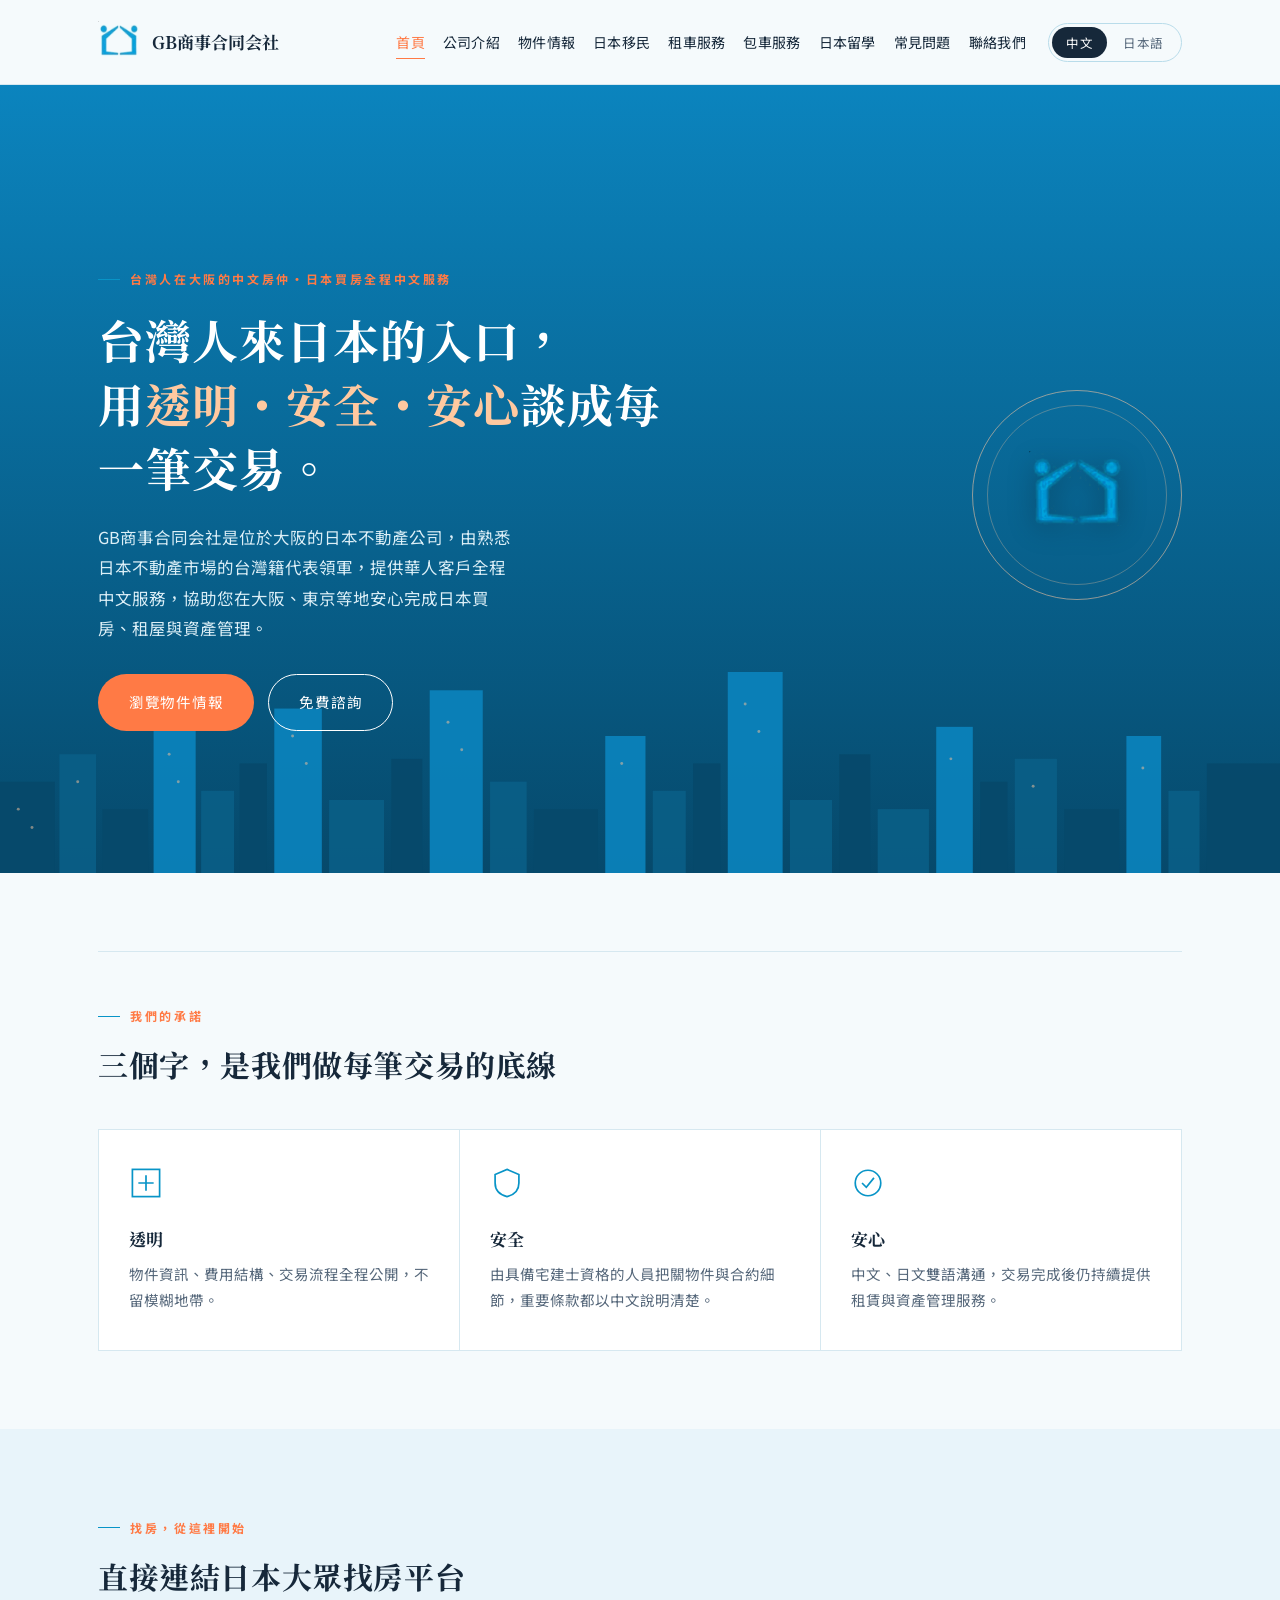
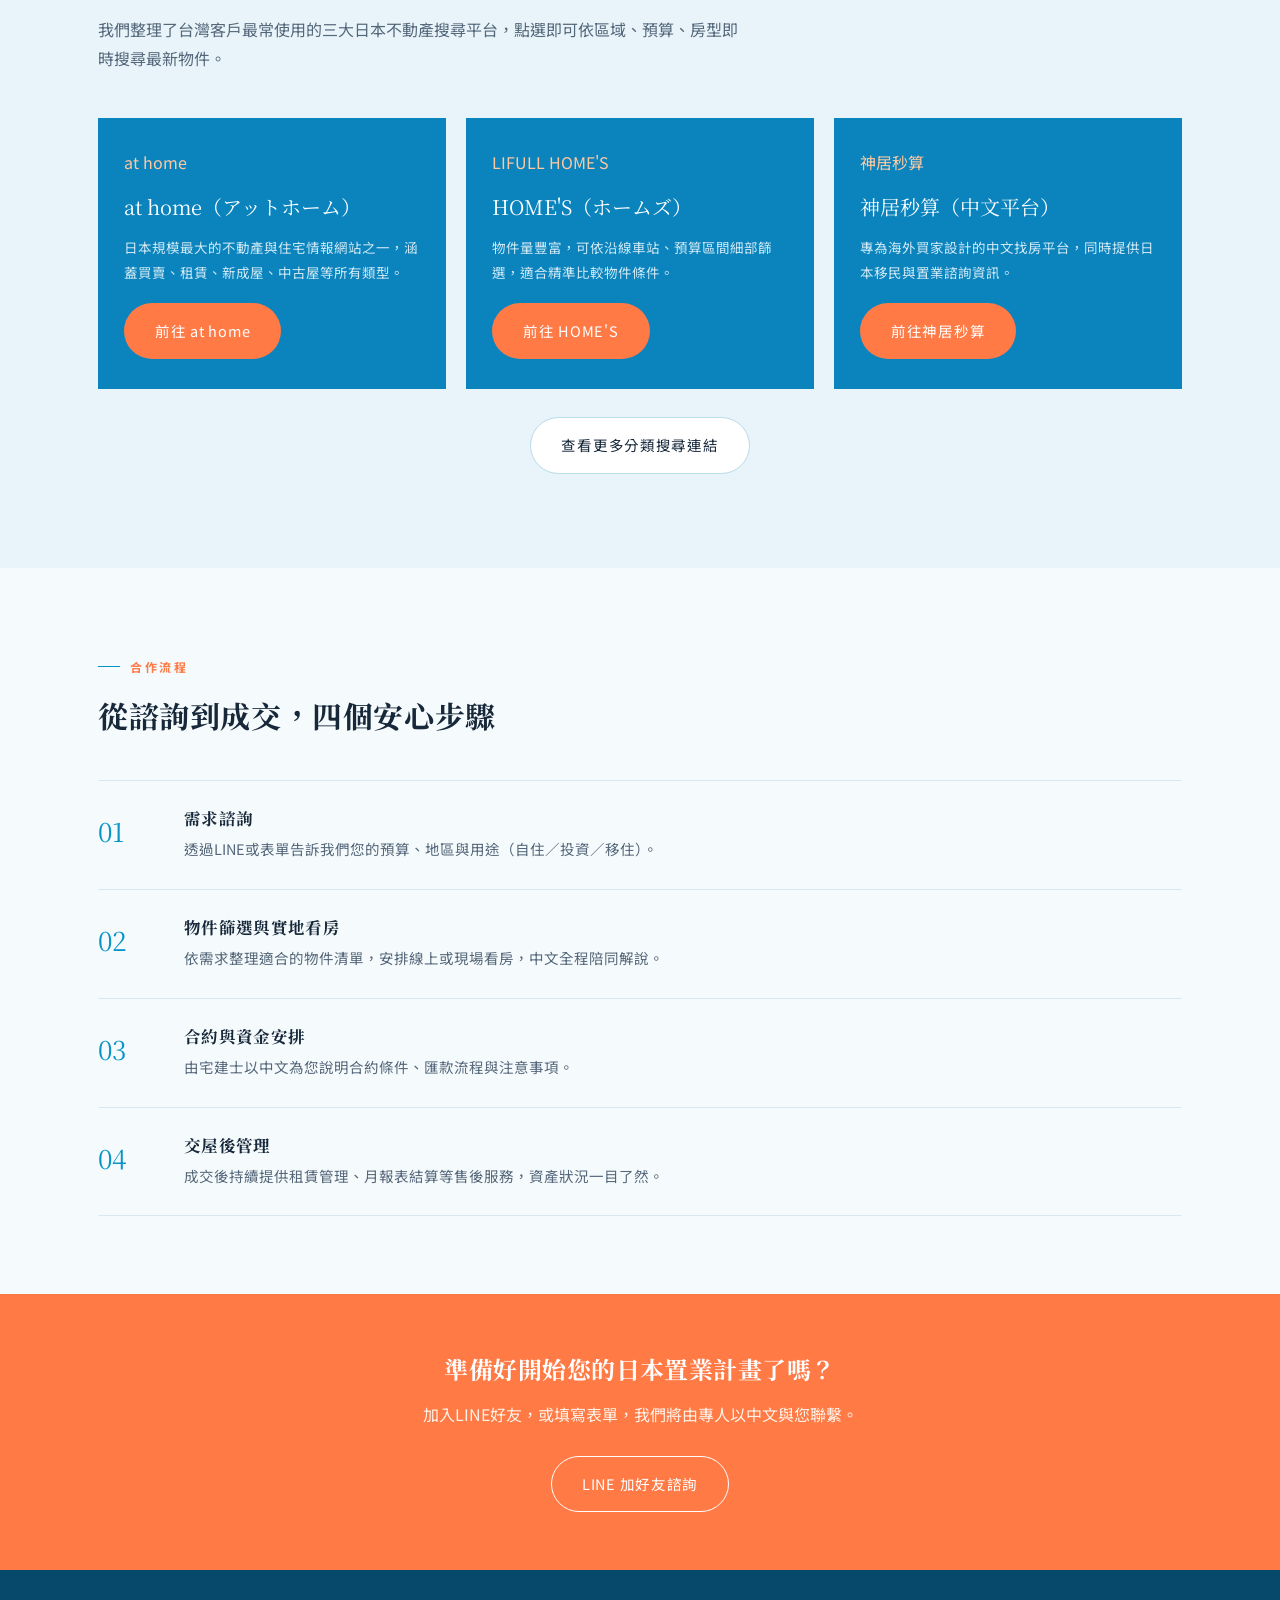
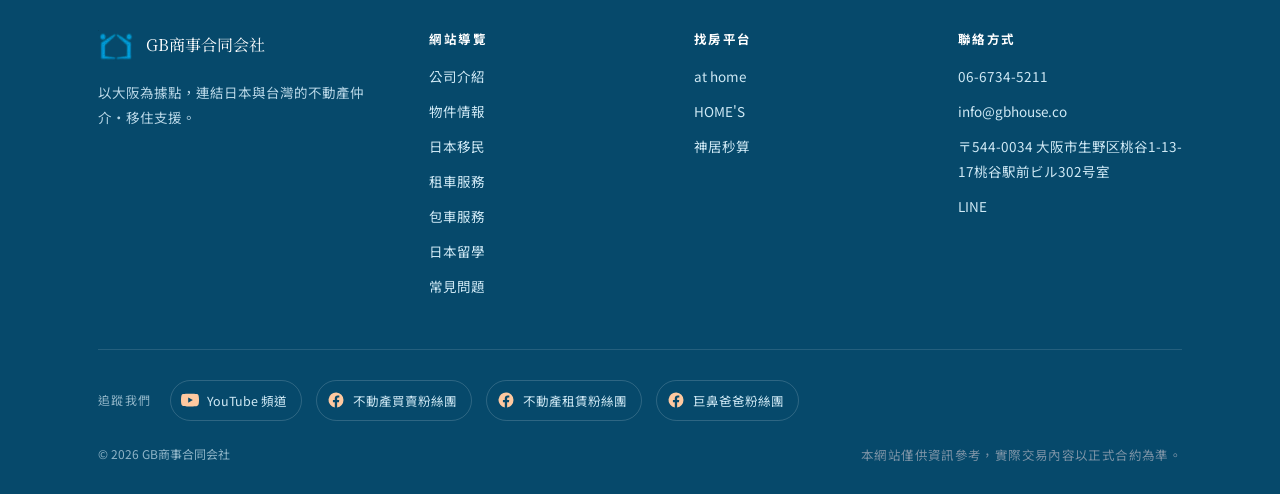
<file: index.html>
<!DOCTYPE html>
<html lang="zh-Hant">
<head>
<meta charset="UTF-8">
<!-- Google Analytics 4 -->
<script async src="https://www.googletagmanager.com/gtag/js?id=G-TK370BB6TW"></script>
<script>
  window.dataLayer = window.dataLayer || [];
  function gtag(){dataLayer.push(arguments);}
  gtag('js', new Date());
  gtag('config', 'G-TK370BB6TW');
</script>
<meta name="viewport" content="width=device-width, initial-scale=1">
<link rel="canonical" href="https://gbhouse.co/">
<title data-ja-text="大阪の不動産購入・仲介｜台湾の方向け中国語対応｜GB商事合同会社">大阪買房、日本不動產仲介｜台灣人中文服務｜GB商事合同会社</title>
<meta name="description" content="GB商事合同会社是位於大阪的日本不動產公司，由台灣籍代表帶領，提供台灣人與華語客戶全程中文的日本買房、租屋、資產管理與移住諮詢服務。大阪買房、日本置產找GB商事，中文溝通無障礙。" data-ja-content="GB商事合同会社は大阪の不動産会社。台湾出身の代表が、台湾・華語圏のお客様に日本での不動産購入・賃貸・資産管理・移住相談を全て中国語でご案内します。">
<meta property="og:type" content="website">
<meta property="og:site_name" content="GB商事合同会社">
<meta property="og:locale" content="zh_TW">
<meta property="og:url" content="https://gbhouse.co/">
<meta property="og:title" content="大阪買房、日本不動產仲介｜台灣人中文服務｜GB商事合同会社">
<meta property="og:description" content="GB商事合同会社是位於大阪的日本不動產公司，由台灣籍代表帶領，提供台灣人與華語客戶全程中文的日本買房、租屋、資產管理與移住諮詢服務。大阪買房、日本置產找GB商事，中文溝通無障礙。">
<meta property="og:image" content="https://gbhouse.co/office.jpg">
<meta name="twitter:card" content="summary_large_image">
<link rel="icon" type="image/png" sizes="32x32" href="assets/favicon-32.png?v=2">
<link rel="icon" type="image/png" sizes="16x16" href="assets/favicon-16.png?v=2">
<link rel="apple-touch-icon" href="assets/apple-touch-icon.png?v=2">
<link rel="icon" href="assets/favicon-v2.ico?v=2">
<link rel="preconnect" href="https://fonts.googleapis.com">
<link rel="preconnect" href="https://fonts.gstatic.com" crossorigin>
<link href="https://fonts.googleapis.com/css2?family=Noto+Serif+TC:wght@500;700&family=Noto+Sans+TC:wght@400;500;700&display=swap" rel="stylesheet">
<link rel="stylesheet" href="css/style.css?v=3">
<script type="application/ld+json">
{
  "@context": "https://schema.org",
  "@type": "RealEstateAgent",
  "name": "GB商事合同会社",
  "alternateName": ["GB House", "GB不動産", "GB Real Estate"],
  "url": "https://gbhouse.co/",
  "logo": "https://gbhouse.co/assets/logo.png",
  "image": "https://gbhouse.co/assets/office.jpg",
  "description": "大阪を拠点とする日本の不動産会社。台湾籍代表が率い、台湾・華語圏のお客様向けに中国語で日本の不動産仲介（売買・賃貸）、物件管理、移住コンサルティングを提供しています。",
  "address": {
    "@type": "PostalAddress",
    "streetAddress": "桃谷1-13-17桃谷駅前ビル302号室",
    "addressLocality": "大阪市生野区",
    "addressRegion": "大阪府",
    "postalCode": "544-0034",
    "addressCountry": "JP"
  },
  "telephone": "+81-6-6734-5211",
  "email": "info@gbhouse.co",
  "areaServed": [
    { "@type": "AdministrativeArea", "name": "大阪府" },
    { "@type": "AdministrativeArea", "name": "京都府" },
    { "@type": "AdministrativeArea", "name": "東京都" }
  ],
  "knowsLanguage": ["zh-Hant", "ja"],
  "audience": {
    "@type": "Audience",
    "audienceType": "台灣人、華語圈海外置業與移住客戶"
  },
  "sameAs": [
    "https://www.youtube.com/@%E5%B7%A8%E9%BC%BB%E7%88%B8%E7%88%B8/videos",
    "https://www.facebook.com/profile.php?id=61564500165151",
    "https://www.facebook.com/profile.php?id=61551256823530",
    "https://www.facebook.com/gb88520/"
  ]
}
</script>
</head>
<body>

<header class="site-header">
  <div class="wrap">
    <a href="index.html" class="brand">
      <img src="assets/logo.png" alt="GB商事合同会社" width="42" height="42">
      <span class="brand-text">GB商事合同会社</span>
    </a>

    <nav class="main-nav" aria-label="主要導覽" data-ja-aria-label="メインメニュー">
      <ul>
        <li><a href="index.html" aria-current="page"><span data-zh>首頁</span><span data-ja>ホーム</span></a></li>
        <li><a href="about.html"><span data-zh>公司介紹</span><span data-ja>会社概要</span></a></li>
        <li><a href="properties.html"><span data-zh>物件情報</span><span data-ja>物件情報</span></a></li>
        <li><a href="immigration.html"><span data-zh>日本移民</span><span data-ja>日本移住</span></a></li>
        <li><a href="car-rental.html"><span data-zh>租車服務</span><span data-ja>レンタカー</span></a></li>
        <li><a href="charter-bus.html"><span data-zh>包車服務</span><span data-ja>貸切バス</span></a></li>
        <li><a href="study-abroad.html"><span data-zh>日本留學</span><span data-ja>日本留学</span></a></li>
        <li><a href="faq.html"><span data-zh>常見問題</span><span data-ja>よくある質問</span></a></li>
        <li><a href="contact.html"><span data-zh>聯絡我們</span><span data-ja>お問い合わせ</span></a></li>
      </ul>
      <div class="lang-switch" role="group" aria-label="Language">
        <button type="button" data-lang="zh">中文</button>
        <button type="button" data-lang="ja">日本語</button>
      </div>
    </nav>
    <button class="nav-toggle" aria-label="開啟選單" data-ja-aria-label="メニューを開く" aria-expanded="false"><span></span></button>
  </div>
</header>

<section class="hero">
  <div class="wrap">
    <div>
      <p class="eyebrow"><span data-zh>台灣人在大阪的中文房仲・日本買房全程中文服務</span><span data-ja>大阪発・台湾人向け中国語不動産仲介</span></p>
      <h1>
        <span data-zh>台灣人來日本的入口，<br>用<em>透明・安全・安心</em>談成每一筆交易。</span>
        <span data-ja>台湾の皆さまの日本の窓口として、<br><em>透明・安全・安心</em>な取引を。</span>
      </h1>
      <p class="lead">
        <span data-zh>GB商事合同会社是位於大阪的日本不動產公司，由熟悉日本不動產市場的台灣籍代表領軍，提供華人客戶全程中文服務，協助您在大阪、東京等地安心完成日本買房、租屋與資產管理。</span>
        <span data-ja>GB商事合同会社は、日本の不動産市場に精通した台湾籍代表が率いる大阪の不動産会社です。中国語・日本語のバイリンガル対応で、大阪・東京を中心に売買・賃貸・資産管理をサポートします。</span>
      </p>
      <div class="hero-actions">
        <a href="properties.html" class="btn btn-primary">
          <span data-zh>瀏覽物件情報</span><span data-ja>物件情報を見る</span>
        </a>
        <a href="contact.html" class="btn btn-outline" style="border-color:#fff;color:#fff;">
          <span data-zh>免費諮詢</span><span data-ja>無料相談</span>
        </a>
      </div>
    </div>
    <div class="hero-seal" aria-hidden="true">
      <div class="hero-seal-ring">
        <img src="assets/logo.png" alt="" width="120" height="110">
      </div>
    </div>
  </div>

  <svg class="hero-skyline" viewBox="0 0 1400 220" preserveAspectRatio="none" aria-hidden="true">
    <rect x="0" y="120" width="60" height="100" fill="#06496B"/>
    <rect x="65" y="90" width="40" height="130" fill="#0A5F87"/>
    <rect x="112" y="150" width="50" height="70" fill="#06496B"/>
    <rect x="168" y="60" width="46" height="160" fill="#0B84BE"/>
    <rect x="220" y="130" width="36" height="90" fill="#0A5F87"/>
    <rect x="262" y="100" width="30" height="120" fill="#06496B"/>
    <rect x="300" y="40" width="52" height="180" fill="#0B84BE"/>
    <rect x="360" y="140" width="60" height="80" fill="#0A5F87"/>
    <rect x="428" y="95" width="34" height="125" fill="#06496B"/>
    <rect x="470" y="20" width="58" height="200" fill="#0B84BE"/>
    <rect x="536" y="120" width="40" height="100" fill="#0A5F87"/>
    <rect x="584" y="150" width="70" height="70" fill="#06496B"/>
    <rect x="662" y="70" width="44" height="150" fill="#0B84BE"/>
    <rect x="714" y="130" width="36" height="90" fill="#0A5F87"/>
    <rect x="758" y="100" width="30" height="120" fill="#06496B"/>
    <rect x="796" y="0"  width="60" height="220" fill="#0B84BE"/>
    <rect x="864" y="140" width="46" height="80" fill="#0A5F87"/>
    <rect x="918" y="90" width="34" height="130" fill="#06496B"/>
    <rect x="960" y="150" width="56" height="70" fill="#0A5F87"/>
    <rect x="1024" y="60" width="40" height="160" fill="#0B84BE"/>
    <rect x="1072" y="120" width="30" height="100" fill="#06496B"/>
    <rect x="1110" y="95" width="46" height="125" fill="#0A5F87"/>
    <rect x="1164" y="150" width="60" height="70" fill="#06496B"/>
    <rect x="1232" y="70" width="38" height="150" fill="#0B84BE"/>
    <rect x="1278" y="130" width="34" height="90" fill="#0A5F87"/>
    <rect x="1320" y="100" width="80" height="120" fill="#06496B"/>
    <g fill="#FFC9A0" opacity="0.55">
      <circle cx="20" cy="150" r="1.6"/><circle cx="35" cy="170" r="1.6"/><circle cx="85" cy="120" r="1.6"/>
      <circle cx="185" cy="90" r="1.6"/><circle cx="195" cy="120" r="1.6"/><circle cx="320" cy="70" r="1.6"/>
      <circle cx="335" cy="100" r="1.6"/><circle cx="490" cy="55" r="1.6"/><circle cx="505" cy="85" r="1.6"/>
      <circle cx="680" cy="100" r="1.6"/><circle cx="815" cy="35" r="1.6"/><circle cx="830" cy="65" r="1.6"/>
      <circle cx="1040" cy="95" r="1.6"/><circle cx="1130" cy="125" r="1.6"/><circle cx="1250" cy="105" r="1.6"/>
    </g>
  </svg>
</section>

<section>
  <div class="wrap">
    <div class="divider-seal"><span class="line"></span></div>
    <div class="section-head">
      <p class="eyebrow"><span data-zh>我們的承諾</span><span data-ja>私たちの約束</span></p>
      <h2><span data-zh>三個字，是我們做每筆交易的底線</span><span data-ja>すべての取引で守り続ける、３つの約束</span></h2>
    </div>
    <div class="value-grid">
      <div class="value-item">
        <svg class="mark" viewBox="0 0 40 40" style="color:#0894C7"><rect x="4" y="4" width="32" height="32" fill="none" stroke="currentColor" stroke-width="2"/><path d="M11 20h18M20 11v18" stroke="currentColor" stroke-width="2"/></svg>
        <h3><span data-zh>透明</span><span data-ja>透明</span></h3>
        <p><span data-zh>物件資訊、費用結構、交易流程全程公開，不留模糊地帶。</span><span data-ja>物件情報、費用の内訳、取引の流れをすべて開示し、不明瞭な点を残しません。</span></p>
      </div>
      <div class="value-item">
        <svg class="mark" viewBox="0 0 40 40" style="color:#0894C7"><path d="M20 4l14 6v10c0 9-6 14-14 16C12 34 6 29 6 20V10z" fill="none" stroke="currentColor" stroke-width="2"/></svg>
        <h3><span data-zh>安全</span><span data-ja>安全</span></h3>
        <p><span data-zh>由具備宅建士資格的人員把關物件與合約細節，重要條款都以中文說明清楚。</span><span data-ja>宅地建物取引士の資格を持つスタッフが物件・契約内容を確認し、重要な内容は中国語でご説明します。</span></p>
      </div>
      <div class="value-item">
        <svg class="mark" viewBox="0 0 40 40" style="color:#0894C7"><circle cx="20" cy="20" r="15" fill="none" stroke="currentColor" stroke-width="2"/><path d="M13 20l5 5 9-11" fill="none" stroke="currentColor" stroke-width="2"/></svg>
        <h3><span data-zh>安心</span><span data-ja>安心</span></h3>
        <p><span data-zh>中文、日文雙語溝通，交易完成後仍持續提供租賃與資產管理服務。</span><span data-ja>中国語・日本語のバイリンガル対応。ご成約後も賃貸管理・資産運用をサポートします。</span></p>
      </div>
    </div>
  </div>
</section>

<section class="alt">
  <div class="wrap">
    <div class="section-head">
      <p class="eyebrow"><span data-zh>找房，從這裡開始</span><span data-ja>お部屋・物件探しはここから</span></p>
      <h2><span data-zh>直接連結日本大眾找房平台</span><span data-ja>日本の主要不動産ポータルに直接アクセス</span></h2>
      <p><span data-zh>我們整理了台灣客戶最常使用的三大日本不動產搜尋平台，點選即可依區域、預算、房型即時搜尋最新物件。</span><span data-ja>台湾のお客様がよく利用する３つの不動産ポータルサイトをまとめました。エリア・予算・間取りから最新の物件をすぐに検索いただけます。</span></p>
    </div>
    <div class="platform-strip">
      <div class="platform-card">
        <span class="tag" style="color:#FFC9A0">at home</span>
        <span class="plat-name">at home（アットホーム）</span>
        <p><span data-zh>日本規模最大的不動產與住宅情報網站之一，涵蓋買賣、租賃、新成屋、中古屋等所有類型。</span><span data-ja>日本最大級の不動産・住宅情報サイト。売買・賃貸・新築・中古まで幅広く網羅。</span></p>
        <a class="btn btn-primary" href="https://www-athome-co-jp.translate.goog/?_x_tr_sl=ja&amp;_x_tr_tl=zh-TW&amp;_x_tr_hl=zh-TW&amp;_x_tr_pto=wapp" target="_blank" rel="noopener">
          <span data-zh>前往 at home</span><span data-ja>at homeへ</span>
        </a>
      </div>
      <div class="platform-card">
        <span class="tag" style="color:#FFC9A0">LIFULL HOME'S</span>
        <span class="plat-name">HOME'S（ホームズ）</span>
        <p><span data-zh>物件量豐富，可依沿線車站、預算區間細部篩選，適合精準比較物件條件。</span><span data-ja>沿線・駅や価格帯など細かい条件で絞り込みができ、物件比較に便利です。</span></p>
        <a class="btn btn-primary" href="https://www-homes-co-jp.translate.goog/?_x_tr_sl=ja&amp;_x_tr_tl=zh-TW&amp;_x_tr_hl=zh-TW&amp;_x_tr_pto=wapp" target="_blank" rel="noopener">
          <span data-zh>前往 HOME'S</span><span data-ja>HOME'Sへ</span>
        </a>
      </div>
      <div class="platform-card">
        <span class="tag" style="color:#FFC9A0">神居秒算</span>
        <span class="plat-name"><span data-zh>神居秒算（中文平台）</span><span data-ja>神居秒算（中国語サイト）</span></span>
        <p><span data-zh>專為海外買家設計的中文找房平台，同時提供日本移民與置業諮詢資訊。</span><span data-ja>海外投資家向けの中国語不動産サイト。日本移住・購入に関する情報も掲載。</span></p>
        <a class="btn btn-primary" href="https://zh.shenjumiaosuan.com/" target="_blank" rel="noopener">
          <span data-zh>前往神居秒算</span><span data-ja>神居秒算へ</span>
        </a>
      </div>
    </div>
    <p style="margin-top:28px;text-align:center;">
      <a href="properties.html" class="btn btn-ghost">
        <span data-zh>查看更多分類搜尋連結</span><span data-ja>カテゴリー別リンクをもっと見る</span>
      </a>
    </p>
  </div>
</section>

<section>
  <div class="wrap">
    <div class="section-head">
      <p class="eyebrow"><span data-zh>合作流程</span><span data-ja>ご利用の流れ</span></p>
      <h2><span data-zh>從諮詢到成交，四個安心步驟</span><span data-ja>ご相談からご成約まで、４つの安心ステップ</span></h2>
    </div>
    <div class="steps">
      <div class="step">
        <div class="num"></div>
        <div>
          <h3><span data-zh>需求諮詢</span><span data-ja>ご要望のヒアリング</span></h3>
          <p><span data-zh>透過LINE或表單告訴我們您的預算、地區與用途（自住／投資／移住）。</span><span data-ja>LINEやフォームで、ご予算・エリア・目的（自住／投資／移住）をお聞かせください。</span></p>
        </div>
      </div>
      <div class="step">
        <div class="num"></div>
        <div>
          <h3><span data-zh>物件篩選與實地看房</span><span data-ja>物件のご提案・内見</span></h3>
          <p><span data-zh>依需求整理適合的物件清單，安排線上或現場看房，中文全程陪同解說。</span><span data-ja>ご要望に合う物件をご提案し、オンライン・現地の内見をアテンドします。</span></p>
        </div>
      </div>
      <div class="step">
        <div class="num"></div>
        <div>
          <h3><span data-zh>合約與資金安排</span><span data-ja>契約・資金のご案内</span></h3>
          <p><span data-zh>由宅建士以中文為您說明合約條件、匯款流程與注意事項。</span><span data-ja>宅地建物取引士が契約内容や送金の流れ・注意点をご説明します。</span></p>
        </div>
      </div>
      <div class="step">
        <div class="num"></div>
        <div>
          <h3><span data-zh>交屋後管理</span><span data-ja>引き渡し後の管理</span></h3>
          <p><span data-zh>成交後持續提供租賃管理、月報表結算等售後服務，資產狀況一目了然。</span><span data-ja>ご成約後も賃貸管理・月次収支報告など、資産管理サービスを継続してご提供します。</span></p>
        </div>
      </div>
    </div>
  </div>
</section>

<section class="cta-band">
  <div class="wrap">
    <h2><span data-zh>準備好開始您的日本置業計畫了嗎？</span><span data-ja>日本での不動産計画、始めませんか？</span></h2>
    <p><span data-zh>加入LINE好友，或填寫表單，我們將由專人以中文與您聯繫。</span><span data-ja>LINE友だち追加、またはフォームからお気軽にご相談ください。</span></p>
    <a href="https://line.me/R/ti/p/%40381wtasq" target="_blank" rel="noopener" class="btn btn-outline">
      <span data-zh>LINE 加好友諮詢</span><span data-ja>LINEで相談する</span>
    </a>
  </div>
</section>

<footer class="site-footer">
  <div class="wrap">
    <div class="footer-grid">
      <div>
        <div class="footer-brand">
          <img src="assets/logo.png" alt="GB商事合同会社" width="36" height="36">
          <span class="name">GB商事合同会社</span>
        </div>
        <p style="font-size:13.5px;color:#B7D6E6;">
          <span data-zh>以大阪為據點，連結日本與台灣的不動產仲介・移住支援。</span>
          <span data-ja>大阪を拠点に、日本と台湾をつなぐ不動産仲介・移住サポート。</span>
        </p>
      </div>
      <div>
        <h4><span data-zh>網站導覽</span><span data-ja>サイトナビ</span></h4>
        <ul>
          <li><a href="about.html"><span data-zh>公司介紹</span><span data-ja>会社概要</span></a></li>
          <li><a href="properties.html"><span data-zh>物件情報</span><span data-ja>物件情報</span></a></li>
          <li><a href="immigration.html"><span data-zh>日本移民</span><span data-ja>日本移住</span></a></li>
          <li><a href="car-rental.html"><span data-zh>租車服務</span><span data-ja>レンタカー</span></a></li>
          <li><a href="charter-bus.html"><span data-zh>包車服務</span><span data-ja>貸切バス</span></a></li>
          <li><a href="study-abroad.html"><span data-zh>日本留學</span><span data-ja>日本留学</span></a></li>
          <li><a href="faq.html"><span data-zh>常見問題</span><span data-ja>よくある質問</span></a></li>
        </ul>
      </div>
      <div>
        <h4><span data-zh>找房平台</span><span data-ja>不動産ポータル</span></h4>
        <ul>
          <li><a href="https://www-athome-co-jp.translate.goog/?_x_tr_sl=ja&amp;_x_tr_tl=zh-TW&amp;_x_tr_hl=zh-TW&amp;_x_tr_pto=wapp" target="_blank" rel="noopener">at home</a></li>
          <li><a href="https://www-homes-co-jp.translate.goog/?_x_tr_sl=ja&amp;_x_tr_tl=zh-TW&amp;_x_tr_hl=zh-TW&amp;_x_tr_pto=wapp" target="_blank" rel="noopener">HOME'S</a></li>
          <li><a href="https://zh.shenjumiaosuan.com/" target="_blank" rel="noopener"><span data-zh>神居秒算</span><span data-ja>神居秒算</span></a></li>
        </ul>
      </div>
      <div>
        <h4><span data-zh>聯絡方式</span><span data-ja>お問い合わせ</span></h4>
        <ul>
          <li>06-6734-5211</li>
          <li>info@gbhouse.co</li>
          <li><span data-zh>〒544-0034 大阪市生野区桃谷1-13-17桃谷駅前ビル302号室</span><span data-ja>〒544-0034 大阪市生野区桃谷1-13-17桃谷駅前ビル302号室</span></li>
          <li><a href="https://line.me/R/ti/p/%40381wtasq" target="_blank" rel="noopener">LINE</a></li>
        </ul>
      </div>
    </div>
    <div class="footer-social">
      <span class="footer-social-label"><span data-zh>追蹤我們</span><span data-ja>フォローする</span></span>
      <a href="https://www.youtube.com/@%E5%B7%A8%E9%BC%BB%E7%88%B8%E7%88%B8/videos" target="_blank" rel="noopener" class="social-icon" aria-label="YouTube">
        <svg viewBox="0 0 24 24" width="18" height="18" aria-hidden="true"><path fill="currentColor" d="M23.5 6.2a3 3 0 0 0-2.1-2.1C19.5 3.5 12 3.5 12 3.5s-7.5 0-9.4.6A3 3 0 0 0 .5 6.2 31 31 0 0 0 0 12a31 31 0 0 0 .5 5.8 3 3 0 0 0 2.1 2.1c1.9.6 9.4.6 9.4.6s7.5 0 9.4-.6a3 3 0 0 0 2.1-2.1A31 31 0 0 0 24 12a31 31 0 0 0-.5-5.8ZM9.6 15.5V8.5L15.8 12Z"/></svg>
        <span data-zh>YouTube 頻道</span><span data-ja>YouTubeチャンネル</span>
      </a>
      <a href="https://www.facebook.com/profile.php?id=61564500165151" target="_blank" rel="noopener" class="social-icon" aria-label="Facebook">
        <svg viewBox="0 0 24 24" width="18" height="18" aria-hidden="true"><path fill="currentColor" d="M22 12a10 10 0 1 0-11.6 9.9v-7H7.9V12h2.5V9.8c0-2.5 1.5-3.9 3.8-3.9 1.1 0 2.2.2 2.2.2v2.5h-1.3c-1.2 0-1.6.8-1.6 1.6V12h2.8l-.4 2.9h-2.4v7A10 10 0 0 0 22 12Z"/></svg>
        <span data-zh>不動產買賣粉絲團</span><span data-ja>不動産売買ページ</span>
      </a>
      <a href="https://www.facebook.com/profile.php?id=61551256823530" target="_blank" rel="noopener" class="social-icon" aria-label="Facebook">
        <svg viewBox="0 0 24 24" width="18" height="18" aria-hidden="true"><path fill="currentColor" d="M22 12a10 10 0 1 0-11.6 9.9v-7H7.9V12h2.5V9.8c0-2.5 1.5-3.9 3.8-3.9 1.1 0 2.2.2 2.2.2v2.5h-1.3c-1.2 0-1.6.8-1.6 1.6V12h2.8l-.4 2.9h-2.4v7A10 10 0 0 0 22 12Z"/></svg>
        <span data-zh>不動產租賃粉絲團</span><span data-ja>不動産賃貸ページ</span>
      </a>
      <a href="https://www.facebook.com/gb88520/" target="_blank" rel="noopener" class="social-icon" aria-label="Facebook">
        <svg viewBox="0 0 24 24" width="18" height="18" aria-hidden="true"><path fill="currentColor" d="M22 12a10 10 0 1 0-11.6 9.9v-7H7.9V12h2.5V9.8c0-2.5 1.5-3.9 3.8-3.9 1.1 0 2.2.2 2.2.2v2.5h-1.3c-1.2 0-1.6.8-1.6 1.6V12h2.8l-.4 2.9h-2.4v7A10 10 0 0 0 22 12Z"/></svg>
        <span data-zh>巨鼻爸爸粉絲團</span><span data-ja>巨鼻爸爸ページ</span>
      </a>
    </div>

    <div class="footer-bottom">
      <span>© 2026 GB商事合同会社</span>
      <span class="mono-note"><span data-zh>本網站僅供資訊參考，實際交易內容以正式合約為準。</span><span data-ja>本サイトの内容は情報提供を目的としており、実際の取引は正式な契約に基づきます。</span></span>
    </div>
  </div>
</footer>

<script src="js/main.js"></script>

<!-- Chatbase AI 客服機器人 -->
<script>
(function(){if(!window.chatbase||window.chatbase("getState")!=="initialized"){window.chatbase=(...arguments)=>{if(!window.chatbase.q){window.chatbase.q=[]}window.chatbase.q.push(arguments)};window.chatbase=new Proxy(window.chatbase,{get(target,prop){if(prop==="q"){return target.q}return(...args)=>target(prop,...args)}})}const onLoad=function(){const script=document.createElement("script");script.src="https://www.chatbase.co/embed.min.js";script.id="YYoe0YUwvVZuHvsCca0R_";script.domain="www.chatbase.co";document.body.appendChild(script)};if(document.readyState==="complete"){onLoad()}else{window.addEventListener("load",onLoad)}})();
</script>
</body>
</html>
</file>
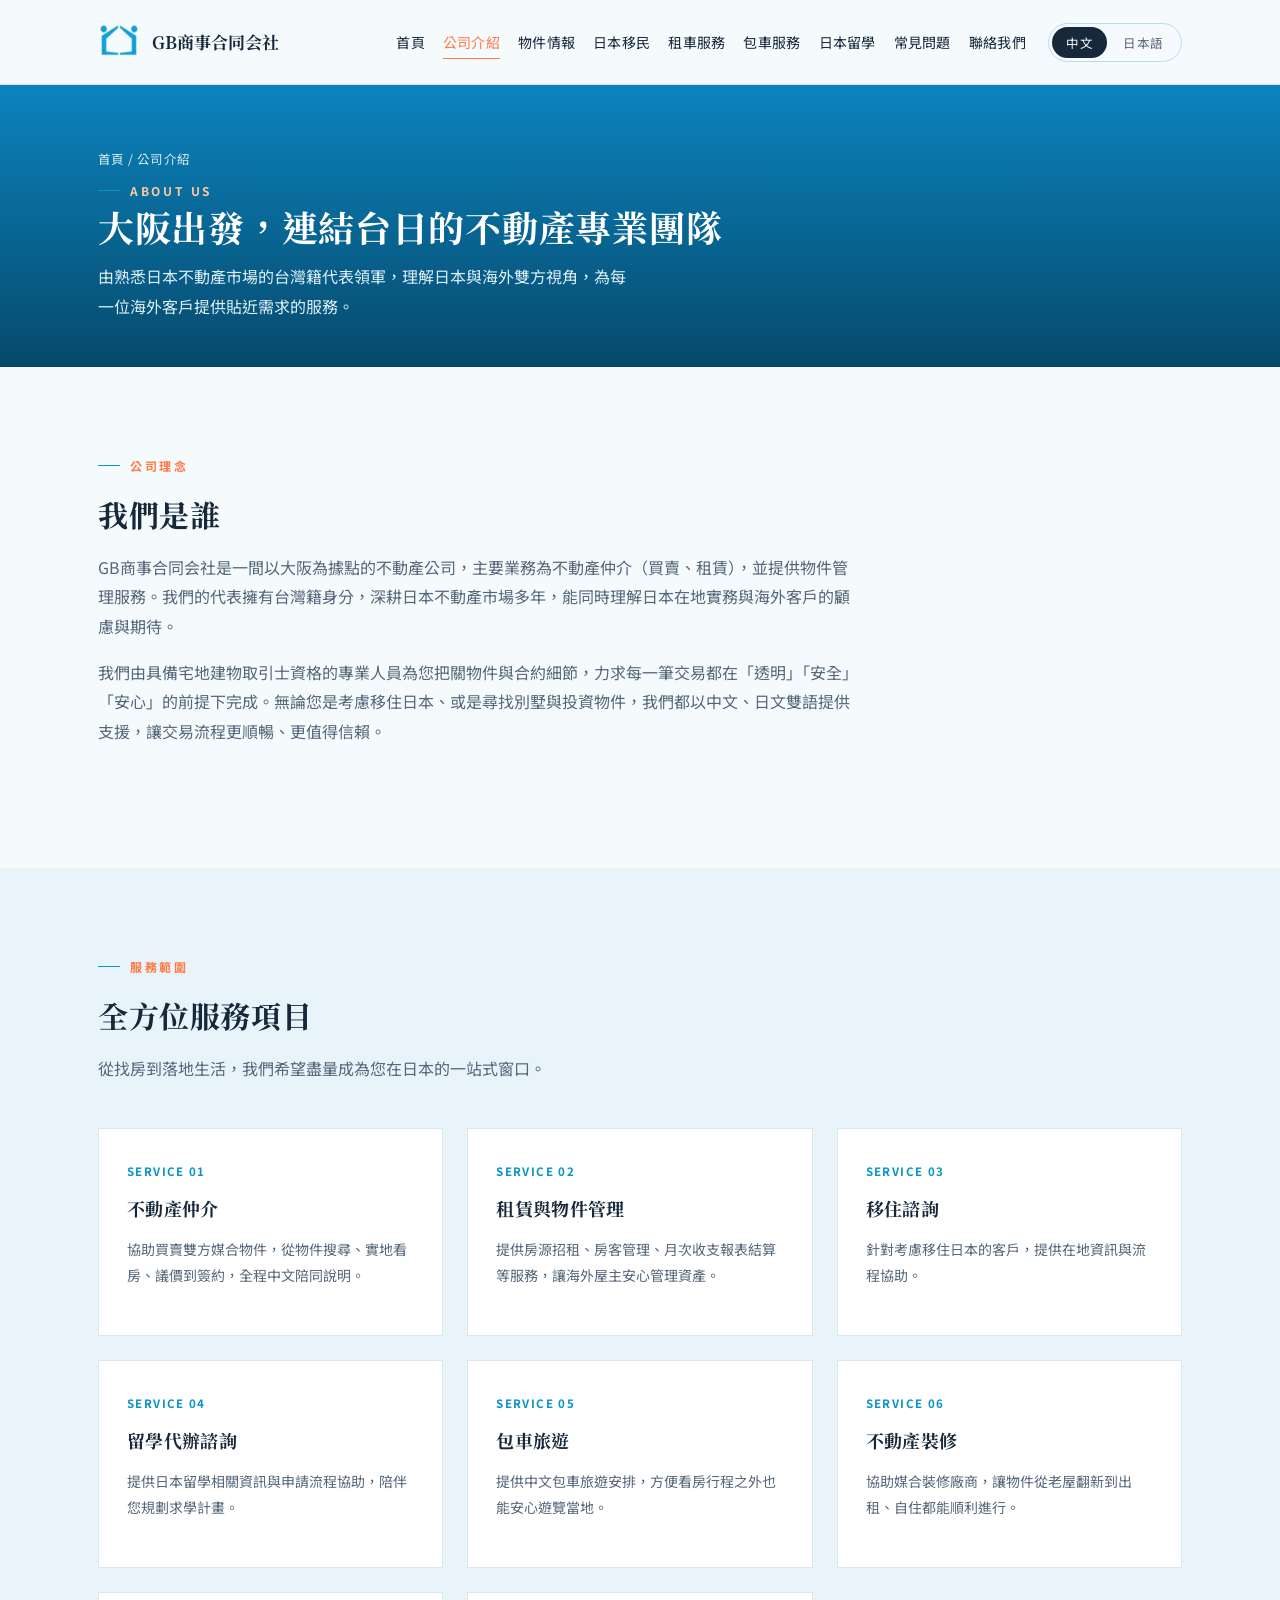
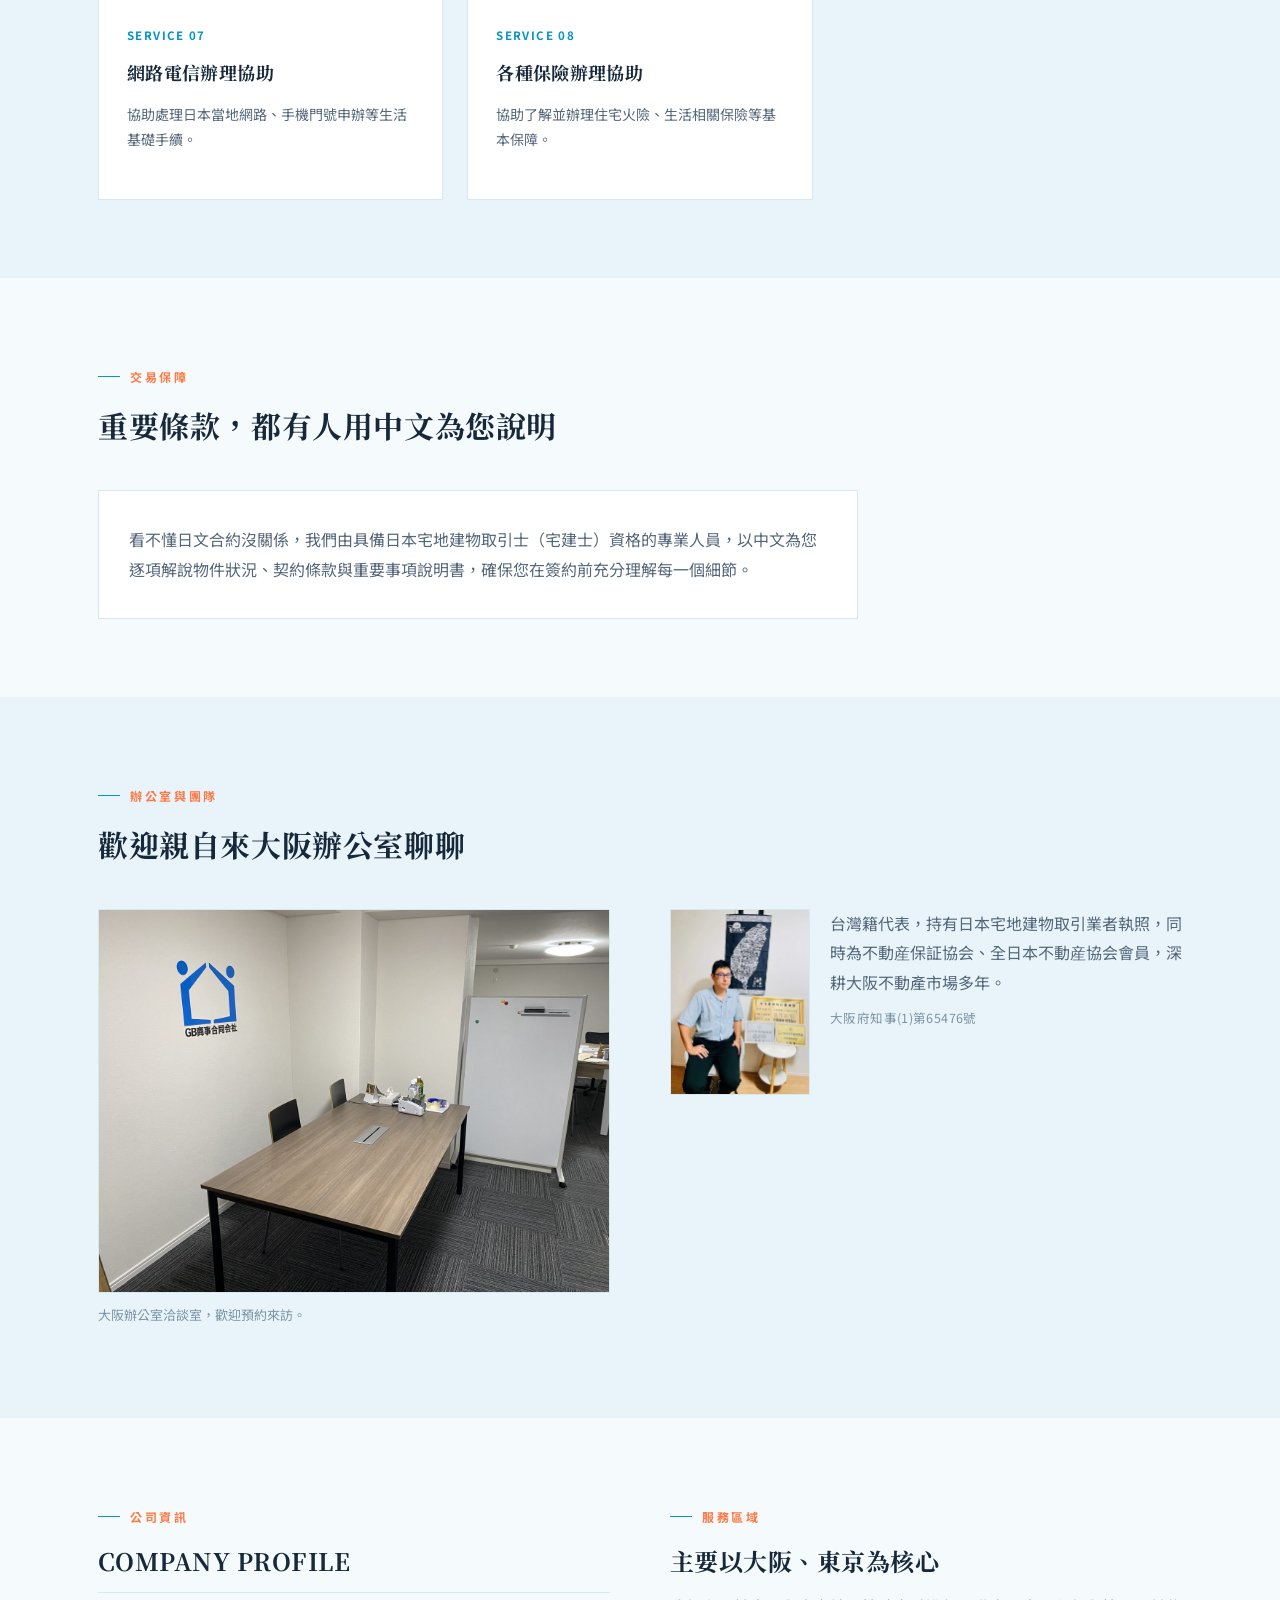
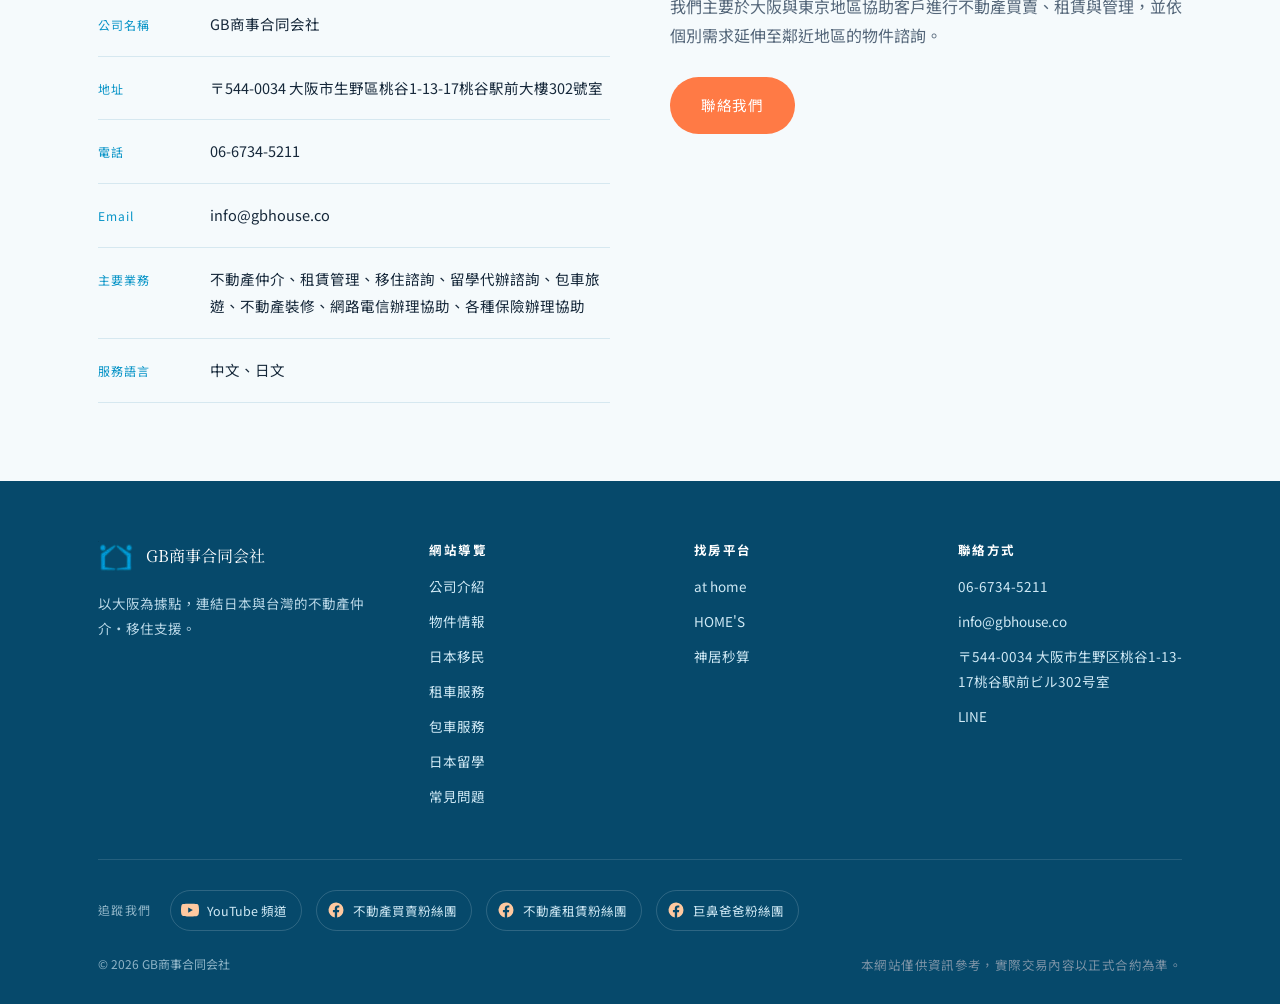
<file: about.html>
<!DOCTYPE html>
<html lang="zh-Hant">
<head>
<meta charset="UTF-8">
<!-- Google Analytics 4 -->
<script async src="https://www.googletagmanager.com/gtag/js?id=G-TK370BB6TW"></script>
<script>
  window.dataLayer = window.dataLayer || [];
  function gtag(){dataLayer.push(arguments);}
  gtag('js', new Date());
  gtag('config', 'G-TK370BB6TW');
</script>
<meta name="viewport" content="width=device-width, initial-scale=1">
<link rel="canonical" href="https://gbhouse.co/about.html">
<title data-ja-text="会社案内｜大阪の台湾人不動産・中国語対応｜GB商事合同会社">公司介紹｜台灣人房仲・大阪日本買房中文服務｜GB商事合同会社</title>
<meta name="description" content="GB商事合同会社是大阪的台灣人房仲，由熟悉日本不動產市場的台灣籍代表領軍，提供華人客戶全程中文的日本買房、租屋、資產管理與移住諮詢服務，是台灣人來日本置產的入口。" data-ja-content="GB商事合同会社は大阪の台湾人不動産会社です。日本の不動産市場に精通した台湾出身の代表が、華人のお客様に日本での不動産購入・賃貸・資産管理・移住相談を全て中国語でご案内します。">
<meta property="og:type" content="website">
<meta property="og:site_name" content="GB商事合同会社">
<meta property="og:locale" content="zh_TW">
<meta property="og:url" content="https://gbhouse.co/about.html">
<meta property="og:title" content="公司介紹｜台灣人房仲・大阪日本買房中文服務｜GB商事合同会社">
<meta property="og:description" content="GB商事合同会社是大阪的台灣人房仲，由熟悉日本不動產市場的台灣籍代表領軍，提供華人客戶全程中文的日本買房、租屋、資產管理與移住諮詢服務，是台灣人來日本置產的入口。">
<meta property="og:image" content="https://gbhouse.co/office.jpg">
<meta name="twitter:card" content="summary_large_image">
<link rel="icon" type="image/png" sizes="32x32" href="assets/favicon-32.png?v=2">
<link rel="icon" type="image/png" sizes="16x16" href="assets/favicon-16.png?v=2">
<link rel="apple-touch-icon" href="assets/apple-touch-icon.png?v=2">
<link rel="icon" href="assets/favicon-v2.ico?v=2">
<link rel="preconnect" href="https://fonts.googleapis.com">
<link rel="preconnect" href="https://fonts.gstatic.com" crossorigin>
<link href="https://fonts.googleapis.com/css2?family=Noto+Serif+TC:wght@500;700&family=Noto+Sans+TC:wght@400;500;700&display=swap" rel="stylesheet">
<link rel="stylesheet" href="css/style.css?v=3">
<script type="application/ld+json">
{
  "@context": "https://schema.org",
  "@type": "RealEstateAgent",
  "name": "GB商事合同会社",
  "alternateName": ["GB House", "GB不動産", "GB Real Estate"],
  "url": "https://gbhouse.co/about.html",
  "logo": "https://gbhouse.co/assets/logo.png",
  "image": "https://gbhouse.co/assets/office.jpg",
  "description": "大阪を拠点とする日本の不動産会社。台湾籍代表が率い、台湾・華語圏のお客様向けに中国語で日本の不動産仲介（売買・賃貸）、物件管理、移住コンサルティングを提供しています。",
  "address": {
    "@type": "PostalAddress",
    "streetAddress": "桃谷1-13-17桃谷駅前ビル302号室",
    "addressLocality": "大阪市生野区",
    "addressRegion": "大阪府",
    "postalCode": "544-0034",
    "addressCountry": "JP"
  },
  "telephone": "+81-6-6734-5211",
  "email": "info@gbhouse.co",
  "areaServed": [
    { "@type": "AdministrativeArea", "name": "大阪府" },
    { "@type": "AdministrativeArea", "name": "京都府" },
    { "@type": "AdministrativeArea", "name": "東京都" }
  ],
  "knowsLanguage": ["zh-Hant", "ja"],
  "sameAs": [
    "https://www.youtube.com/@%E5%B7%A8%E9%BC%BB%E7%88%B8%E7%88%B8/videos",
    "https://www.facebook.com/profile.php?id=61564500165151",
    "https://www.facebook.com/profile.php?id=61551256823530",
    "https://www.facebook.com/gb88520/"
  ]
}
</script>
</head>
<body>

<header class="site-header">
  <div class="wrap">
    <a href="index.html" class="brand">
      <img src="assets/logo.png" alt="GB商事合同会社" width="42" height="42">
      <span class="brand-text">GB商事合同会社</span>
    </a>
    <nav class="main-nav" aria-label="主要導覽" data-ja-aria-label="メインメニュー">
      <ul>
        <li><a href="index.html"><span data-zh>首頁</span><span data-ja>ホーム</span></a></li>
        <li><a href="about.html" aria-current="page"><span data-zh>公司介紹</span><span data-ja>会社概要</span></a></li>
        <li><a href="properties.html"><span data-zh>物件情報</span><span data-ja>物件情報</span></a></li>
        <li><a href="immigration.html"><span data-zh>日本移民</span><span data-ja>日本移住</span></a></li>
        <li><a href="car-rental.html"><span data-zh>租車服務</span><span data-ja>レンタカー</span></a></li>
        <li><a href="charter-bus.html"><span data-zh>包車服務</span><span data-ja>貸切バス</span></a></li>
        <li><a href="study-abroad.html"><span data-zh>日本留學</span><span data-ja>日本留学</span></a></li>
        <li><a href="faq.html"><span data-zh>常見問題</span><span data-ja>よくある質問</span></a></li>
        <li><a href="contact.html"><span data-zh>聯絡我們</span><span data-ja>お問い合わせ</span></a></li>
      </ul>
      <div class="lang-switch" role="group" aria-label="Language">
        <button type="button" data-lang="zh">中文</button>
        <button type="button" data-lang="ja">日本語</button>
      </div>
    </nav>
    <button class="nav-toggle" aria-label="開啟選單" data-ja-aria-label="メニューを開く" aria-expanded="false"><span></span></button>
  </div>
</header>

<section class="page-hero">
  <div class="wrap">
    <p class="breadcrumb"><a href="index.html"><span data-zh>首頁</span><span data-ja>ホーム</span></a> / <span data-zh>公司介紹</span><span data-ja>会社概要</span></p>
    <p class="eyebrow"><span data-zh>ABOUT US</span><span data-ja>ABOUT US</span></p>
    <h1><span data-zh>大阪出發，連結台日的不動產專業團隊</span><span data-ja>大阪発、台湾と日本をつなぐ不動産のプロフェッショナル</span></h1>
    <p><span data-zh>由熟悉日本不動產市場的台灣籍代表領軍，理解日本與海外雙方視角，為每一位海外客戶提供貼近需求的服務。</span><span data-ja>日本の不動産市場に精通した台湾籍代表が率い、日本と海外双方の視点を理解したサービスを提供しています。</span></p>
  </div>
</section>

<section>
  <div class="wrap">
    <div class="section-head" style="max-width:760px;">
      <p class="eyebrow"><span data-zh>公司理念</span><span data-ja>会社理念</span></p>
      <h2><span data-zh>我們是誰</span><span data-ja>私たちについて</span></h2>
      <p>
        <span data-zh>GB商事合同会社是一間以大阪為據點的不動產公司，主要業務為不動產仲介（買賣、租賃），並提供物件管理服務。我們的代表擁有台灣籍身分，深耕日本不動產市場多年，能同時理解日本在地實務與海外客戶的顧慮與期待。</span>
        <span data-ja>GB商事合同会社は、大阪を拠点とする不動産会社です。主な事業は不動産仲介（売買・賃貸）であり、物件管理業務も行っております。代表は台湾籍で、日本の不動産市場に長年携わり、日本国内の実務と海外のお客様双方の視点を理解しています。</span>
      </p>
      <p>
        <span data-zh>我們由具備宅地建物取引士資格的專業人員為您把關物件與合約細節，力求每一筆交易都在「透明」「安全」「安心」的前提下完成。無論您是考慮移住日本、或是尋找別墅與投資物件，我們都以中文、日文雙語提供支援，讓交易流程更順暢、更值得信賴。</span>
        <span data-ja>宅地建物取引士の資格を持つ専門スタッフが、物件や契約内容をしっかり確認し、すべての取引を「透明」「安全」「安心」に進めていただけるよう努めています。日本への移住をお考えの方、別荘・投資物件のご購入を検討されている方に向けて、中国語・日本語でのサポートを提供し、スムーズで満足度の高い不動産取引を実現いたします。</span>
      </p>
    </div>
  </div>
</section>

<section class="alt">
  <div class="wrap">
    <div class="section-head">
      <p class="eyebrow"><span data-zh>服務範圍</span><span data-ja>事業内容</span></p>
      <h2><span data-zh>全方位服務項目</span><span data-ja>幅広いサービス内容</span></h2>
      <p><span data-zh>從找房到落地生活，我們希望盡量成為您在日本的一站式窗口。</span><span data-ja>物件探しから現地生活まで、日本でのワンストップ窓口を目指しています。</span></p>
    </div>
    <div class="card-grid">
      <div class="card">
        <span class="tag"><span data-zh>SERVICE 01</span><span data-ja>SERVICE 01</span></span>
        <h3><span data-zh>不動產仲介</span><span data-ja>不動産仲介</span></h3>
        <p><span data-zh>協助買賣雙方媒合物件，從物件搜尋、實地看房、議價到簽約，全程中文陪同說明。</span><span data-ja>売買のマッチングから内見、価格交渉、契約締結まで、中国語でしっかりサポートします。</span></p>
      </div>
      <div class="card">
        <span class="tag"><span data-zh>SERVICE 02</span><span data-ja>SERVICE 02</span></span>
        <h3><span data-zh>租賃與物件管理</span><span data-ja>賃貸・物件管理</span></h3>
        <p><span data-zh>提供房源招租、房客管理、月次收支報表結算等服務，讓海外屋主安心管理資產。</span><span data-ja>入居者募集から管理、月次の収支報告まで、海外オーナー様が安心して資産管理できるようサポートします。</span></p>
      </div>
      <div class="card">
        <span class="tag"><span data-zh>SERVICE 03</span><span data-ja>SERVICE 03</span></span>
        <h3><span data-zh>移住諮詢</span><span data-ja>移住コンサルティング</span></h3>
        <p><span data-zh>針對考慮移住日本的客戶，提供在地資訊與流程協助。</span><span data-ja>日本への移住をお考えの方に向けて、現地情報や手続きのサポートを行います。</span></p>
      </div>
      <div class="card">
        <span class="tag"><span data-zh>SERVICE 04</span><span data-ja>SERVICE 04</span></span>
        <h3><span data-zh>留學代辦諮詢</span><span data-ja>留学サポート</span></h3>
        <p><span data-zh>提供日本留學相關資訊與申請流程協助，陪伴您規劃求學計畫。</span><span data-ja>日本留学に関する情報提供や申請手続きのサポートを行います。</span></p>
      </div>
      <div class="card">
        <span class="tag"><span data-zh>SERVICE 05</span><span data-ja>SERVICE 05</span></span>
        <h3><span data-zh>包車旅遊</span><span data-ja>貸切観光チャーター</span></h3>
        <p><span data-zh>提供中文包車旅遊安排，方便看房行程之外也能安心遊覽當地。</span><span data-ja>中国語対応の貸切観光チャーターもご案内。内見のついでに安心して現地を巡れます。</span></p>
      </div>
      <div class="card">
        <span class="tag"><span data-zh>SERVICE 06</span><span data-ja>SERVICE 06</span></span>
        <h3><span data-zh>不動產裝修</span><span data-ja>リフォーム</span></h3>
        <p><span data-zh>協助媒合裝修廠商，讓物件從老屋翻新到出租、自住都能順利進行。</span><span data-ja>リフォーム業者のご紹介など、古い物件の改装から賃貸・自住までサポートします。</span></p>
      </div>
      <div class="card">
        <span class="tag"><span data-zh>SERVICE 07</span><span data-ja>SERVICE 07</span></span>
        <h3><span data-zh>網路電信辦理協助</span><span data-ja>インターネット・携帯契約サポート</span></h3>
        <p><span data-zh>協助處理日本當地網路、手機門號申辦等生活基礎手續。</span><span data-ja>日本でのインターネット回線・携帯電話契約など、生活に必要な手続きをサポートします。</span></p>
      </div>
      <div class="card">
        <span class="tag"><span data-zh>SERVICE 08</span><span data-ja>SERVICE 08</span></span>
        <h3><span data-zh>各種保險辦理協助</span><span data-ja>各種保険手続きサポート</span></h3>
        <p><span data-zh>協助了解並辦理住宅火險、生活相關保險等基本保障。</span><span data-ja>火災保険など、住まいや生活に関わる各種保険の手続きをサポートします。</span></p>
      </div>
    </div>
  </div>
</section>


<section>
  <div class="wrap">
    <div class="section-head">
      <p class="eyebrow"><span data-zh>交易保障</span><span data-ja>取引のサポート</span></p>
      <h2><span data-zh>重要條款，都有人用中文為您說明</span><span data-ja>重要な契約内容も、中国語でしっかりご説明</span></h2>
    </div>
    <div style="background:#fff;border:1px solid var(--line);padding:34px 30px;max-width:760px;">
      <p style="margin:0;">
        <span data-zh>看不懂日文合約沒關係，我們由具備日本宅地建物取引士（宅建士）資格的專業人員，以中文為您逐項解說物件狀況、契約條款與重要事項說明書，確保您在簽約前充分理解每一個細節。</span>
        <span data-ja>日本語の契約書が読めなくてもご安心ください。宅地建物取引士の資格を持つ専門スタッフが、物件状況・契約条件・重要事項説明を中国語で一つひとつご説明し、ご契約前にしっかりご理解いただけるようサポートします。</span>
      </p>
    </div>
  </div>
</section>

<section class="alt">
  <div class="wrap">
    <div class="section-head">
      <p class="eyebrow"><span data-zh>辦公室與團隊</span><span data-ja>オフィス・スタッフ紹介</span></p>
      <h2><span data-zh>歡迎親自來大阪辦公室聊聊</span><span data-ja>大阪オフィスへ、ぜひお気軽にお立ち寄りください</span></h2>
    </div>
    <div class="contact-grid" style="align-items:start;">
      <div>
        <img src="assets/office.jpg" alt="GB商事合同会社 大阪辦公室" data-ja-alt="GB商事合同会社 大阪オフィス" style="width:100%;border:1px solid var(--line);">
        <p style="font-size:13px;color:var(--stone-light);margin-top:10px;">
          <span data-zh>大阪辦公室洽談室，歡迎預約來訪。</span><span data-ja>大阪オフィスの商談スペースです。ご来社の際は事前にご予約ください。</span>
        </p>
      </div>
      <div style="display:flex;gap:20px;">
        <img src="assets/representative.jpg" alt="代表人" data-ja-alt="代表者" style="width:140px;flex-shrink:0;border:1px solid var(--line);">
        <div>
          <p style="margin:0 0 8px;">
            <span data-zh>台灣籍代表，持有日本宅地建物取引業者執照，同時為不動産保証協会、全日本不動産協会會員，深耕大阪不動產市場多年。</span>
            <span data-ja>台湾籍の代表は、宅地建物取引業の免許を持ち、不動産保証協会・全日本不動産協会の会員として、大阪の不動産市場に長年携わっています。</span>
          </p>
          <p class="mono-note" style="margin:0;">
            <span data-zh>大阪府知事(1)第65476號</span><span data-ja>大阪府知事(1)第65476号</span>
          </p>
        </div>
      </div>
    </div>
  </div>
</section>

<section>
  <div class="wrap">
    <div class="contact-grid" style="align-items:start;">
      <div>
        <p class="eyebrow"><span data-zh>公司資訊</span><span data-ja>会社概要</span></p>
        <h2><span data-zh>COMPANY PROFILE</span><span data-ja>COMPANY PROFILE</span></h2>
        <ul class="info-list">
          <li><span class="label"><span data-zh>公司名稱</span><span data-ja>会社名</span></span><span>GB商事合同会社</span></li>
          <li><span class="label"><span data-zh>地址</span><span data-ja>所在地</span></span><span>〒544-0034 <span data-zh>大阪市生野區桃谷1-13-17桃谷駅前大樓302號室</span><span data-ja>大阪市生野区桃谷1-13-17桃谷駅前ビル302号室</span></span></li>
          <li><span class="label"><span data-zh>電話</span><span data-ja>電話番号</span></span><a href="tel:0667345211">06-6734-5211</a></li>
          <li><span class="label">Email</span><a href="mailto:info@gbhouse.co">info@gbhouse.co</a></li>
          <li><span class="label"><span data-zh>主要業務</span><span data-ja>事業内容</span></span><span><span data-zh>不動產仲介、租賃管理、移住諮詢、留學代辦諮詢、包車旅遊、不動產裝修、網路電信辦理協助、各種保險辦理協助</span><span data-ja>不動産仲介、賃貸管理、移住コンサルティング、留学サポート、貸切観光チャーター、リフォーム、インターネット・携帯電話契約サポート、各種保険手続きサポート</span></span></li>
          <li><span class="label"><span data-zh>服務語言</span><span data-ja>対応言語</span></span><span><span data-zh>中文、日文</span><span data-ja>中国語、日本語</span></span></li>
        </ul>
      </div>
      <div>
        <p class="eyebrow"><span data-zh>服務區域</span><span data-ja>対応エリア</span></p>
        <h2><span data-zh>主要以大阪、東京為核心</span><span data-ja>大阪・東京を中心に対応</span></h2>
        <p><span data-zh>我們主要於大阪與東京地區協助客戶進行不動產買賣、租賃與管理，並依個別需求延伸至鄰近地區的物件諮詢。</span><span data-ja>大阪・東京エリアを中心に、不動産の売買・賃貸・管理をサポートしております。ご要望に応じて近隣エリアの物件についてもご相談いただけます。</span></p>
        <a href="contact.html" class="btn btn-primary" style="margin-top:10px;">
          <span data-zh>聯絡我們</span><span data-ja>お問い合わせ</span>
        </a>
      </div>
    </div>
  </div>
</section>

<footer class="site-footer">
  <div class="wrap">
    <div class="footer-grid">
      <div>
        <div class="footer-brand">
          <img src="assets/logo.png" alt="GB商事合同会社" width="36" height="36">
          <span class="name">GB商事合同会社</span>
        </div>
        <p style="font-size:13.5px;color:#B7D6E6;">
          <span data-zh>以大阪為據點，連結日本與台灣的不動產仲介・移住支援。</span>
          <span data-ja>大阪を拠点に、日本と台湾をつなぐ不動産仲介・移住サポート。</span>
        </p>
      </div>
      <div>
        <h4><span data-zh>網站導覽</span><span data-ja>サイトナビ</span></h4>
        <ul>
          <li><a href="about.html"><span data-zh>公司介紹</span><span data-ja>会社概要</span></a></li>
          <li><a href="properties.html"><span data-zh>物件情報</span><span data-ja>物件情報</span></a></li>
          <li><a href="immigration.html"><span data-zh>日本移民</span><span data-ja>日本移住</span></a></li>
          <li><a href="car-rental.html"><span data-zh>租車服務</span><span data-ja>レンタカー</span></a></li>
          <li><a href="charter-bus.html"><span data-zh>包車服務</span><span data-ja>貸切バス</span></a></li>
          <li><a href="study-abroad.html"><span data-zh>日本留學</span><span data-ja>日本留学</span></a></li>
          <li><a href="faq.html"><span data-zh>常見問題</span><span data-ja>よくある質問</span></a></li>
        </ul>
      </div>
      <div>
        <h4><span data-zh>找房平台</span><span data-ja>不動産ポータル</span></h4>
        <ul>
          <li><a href="https://www-athome-co-jp.translate.goog/?_x_tr_sl=ja&amp;_x_tr_tl=zh-TW&amp;_x_tr_hl=zh-TW&amp;_x_tr_pto=wapp" target="_blank" rel="noopener">at home</a></li>
          <li><a href="https://www-homes-co-jp.translate.goog/?_x_tr_sl=ja&amp;_x_tr_tl=zh-TW&amp;_x_tr_hl=zh-TW&amp;_x_tr_pto=wapp" target="_blank" rel="noopener">HOME'S</a></li>
          <li><a href="https://zh.shenjumiaosuan.com/" target="_blank" rel="noopener"><span data-zh>神居秒算</span><span data-ja>神居秒算</span></a></li>
        </ul>
      </div>
      <div>
        <h4><span data-zh>聯絡方式</span><span data-ja>お問い合わせ</span></h4>
        <ul>
          <li>06-6734-5211</li>
          <li>info@gbhouse.co</li>
          <li><span data-zh>〒544-0034 大阪市生野区桃谷1-13-17桃谷駅前ビル302号室</span><span data-ja>〒544-0034 大阪市生野区桃谷1-13-17桃谷駅前ビル302号室</span></li>
          <li><a href="https://line.me/R/ti/p/%40381wtasq" target="_blank" rel="noopener">LINE</a></li>
        </ul>
      </div>
    </div>
    <div class="footer-social">
      <span class="footer-social-label"><span data-zh>追蹤我們</span><span data-ja>フォローする</span></span>
      <a href="https://www.youtube.com/@%E5%B7%A8%E9%BC%BB%E7%88%B8%E7%88%B8/videos" target="_blank" rel="noopener" class="social-icon" aria-label="YouTube">
        <svg viewBox="0 0 24 24" width="18" height="18" aria-hidden="true"><path fill="currentColor" d="M23.5 6.2a3 3 0 0 0-2.1-2.1C19.5 3.5 12 3.5 12 3.5s-7.5 0-9.4.6A3 3 0 0 0 .5 6.2 31 31 0 0 0 0 12a31 31 0 0 0 .5 5.8 3 3 0 0 0 2.1 2.1c1.9.6 9.4.6 9.4.6s7.5 0 9.4-.6a3 3 0 0 0 2.1-2.1A31 31 0 0 0 24 12a31 31 0 0 0-.5-5.8ZM9.6 15.5V8.5L15.8 12Z"/></svg>
        <span data-zh>YouTube 頻道</span><span data-ja>YouTubeチャンネル</span>
      </a>
      <a href="https://www.facebook.com/profile.php?id=61564500165151" target="_blank" rel="noopener" class="social-icon" aria-label="Facebook">
        <svg viewBox="0 0 24 24" width="18" height="18" aria-hidden="true"><path fill="currentColor" d="M22 12a10 10 0 1 0-11.6 9.9v-7H7.9V12h2.5V9.8c0-2.5 1.5-3.9 3.8-3.9 1.1 0 2.2.2 2.2.2v2.5h-1.3c-1.2 0-1.6.8-1.6 1.6V12h2.8l-.4 2.9h-2.4v7A10 10 0 0 0 22 12Z"/></svg>
        <span data-zh>不動產買賣粉絲團</span><span data-ja>不動産売買ページ</span>
      </a>
      <a href="https://www.facebook.com/profile.php?id=61551256823530" target="_blank" rel="noopener" class="social-icon" aria-label="Facebook">
        <svg viewBox="0 0 24 24" width="18" height="18" aria-hidden="true"><path fill="currentColor" d="M22 12a10 10 0 1 0-11.6 9.9v-7H7.9V12h2.5V9.8c0-2.5 1.5-3.9 3.8-3.9 1.1 0 2.2.2 2.2.2v2.5h-1.3c-1.2 0-1.6.8-1.6 1.6V12h2.8l-.4 2.9h-2.4v7A10 10 0 0 0 22 12Z"/></svg>
        <span data-zh>不動產租賃粉絲團</span><span data-ja>不動産賃貸ページ</span>
      </a>
      <a href="https://www.facebook.com/gb88520/" target="_blank" rel="noopener" class="social-icon" aria-label="Facebook">
        <svg viewBox="0 0 24 24" width="18" height="18" aria-hidden="true"><path fill="currentColor" d="M22 12a10 10 0 1 0-11.6 9.9v-7H7.9V12h2.5V9.8c0-2.5 1.5-3.9 3.8-3.9 1.1 0 2.2.2 2.2.2v2.5h-1.3c-1.2 0-1.6.8-1.6 1.6V12h2.8l-.4 2.9h-2.4v7A10 10 0 0 0 22 12Z"/></svg>
        <span data-zh>巨鼻爸爸粉絲團</span><span data-ja>巨鼻爸爸ページ</span>
      </a>
    </div>

    <div class="footer-bottom">
      <span>© 2026 GB商事合同会社</span>
      <span class="mono-note"><span data-zh>本網站僅供資訊參考，實際交易內容以正式合約為準。</span><span data-ja>本サイトの内容は情報提供を目的としており、実際の取引は正式な契約に基づきます。</span></span>
    </div>
  </div>
</footer>

<script src="js/main.js"></script>

<!-- Chatbase AI 客服機器人 -->
<script>
(function(){if(!window.chatbase||window.chatbase("getState")!=="initialized"){window.chatbase=(...arguments)=>{if(!window.chatbase.q){window.chatbase.q=[]}window.chatbase.q.push(arguments)};window.chatbase=new Proxy(window.chatbase,{get(target,prop){if(prop==="q"){return target.q}return(...args)=>target(prop,...args)}})}const onLoad=function(){const script=document.createElement("script");script.src="https://www.chatbase.co/embed.min.js";script.id="YYoe0YUwvVZuHvsCca0R_";script.domain="www.chatbase.co";document.body.appendChild(script)};if(document.readyState==="complete"){onLoad()}else{window.addEventListener("load",onLoad)}})();
</script>
</body>
</html>
</file>
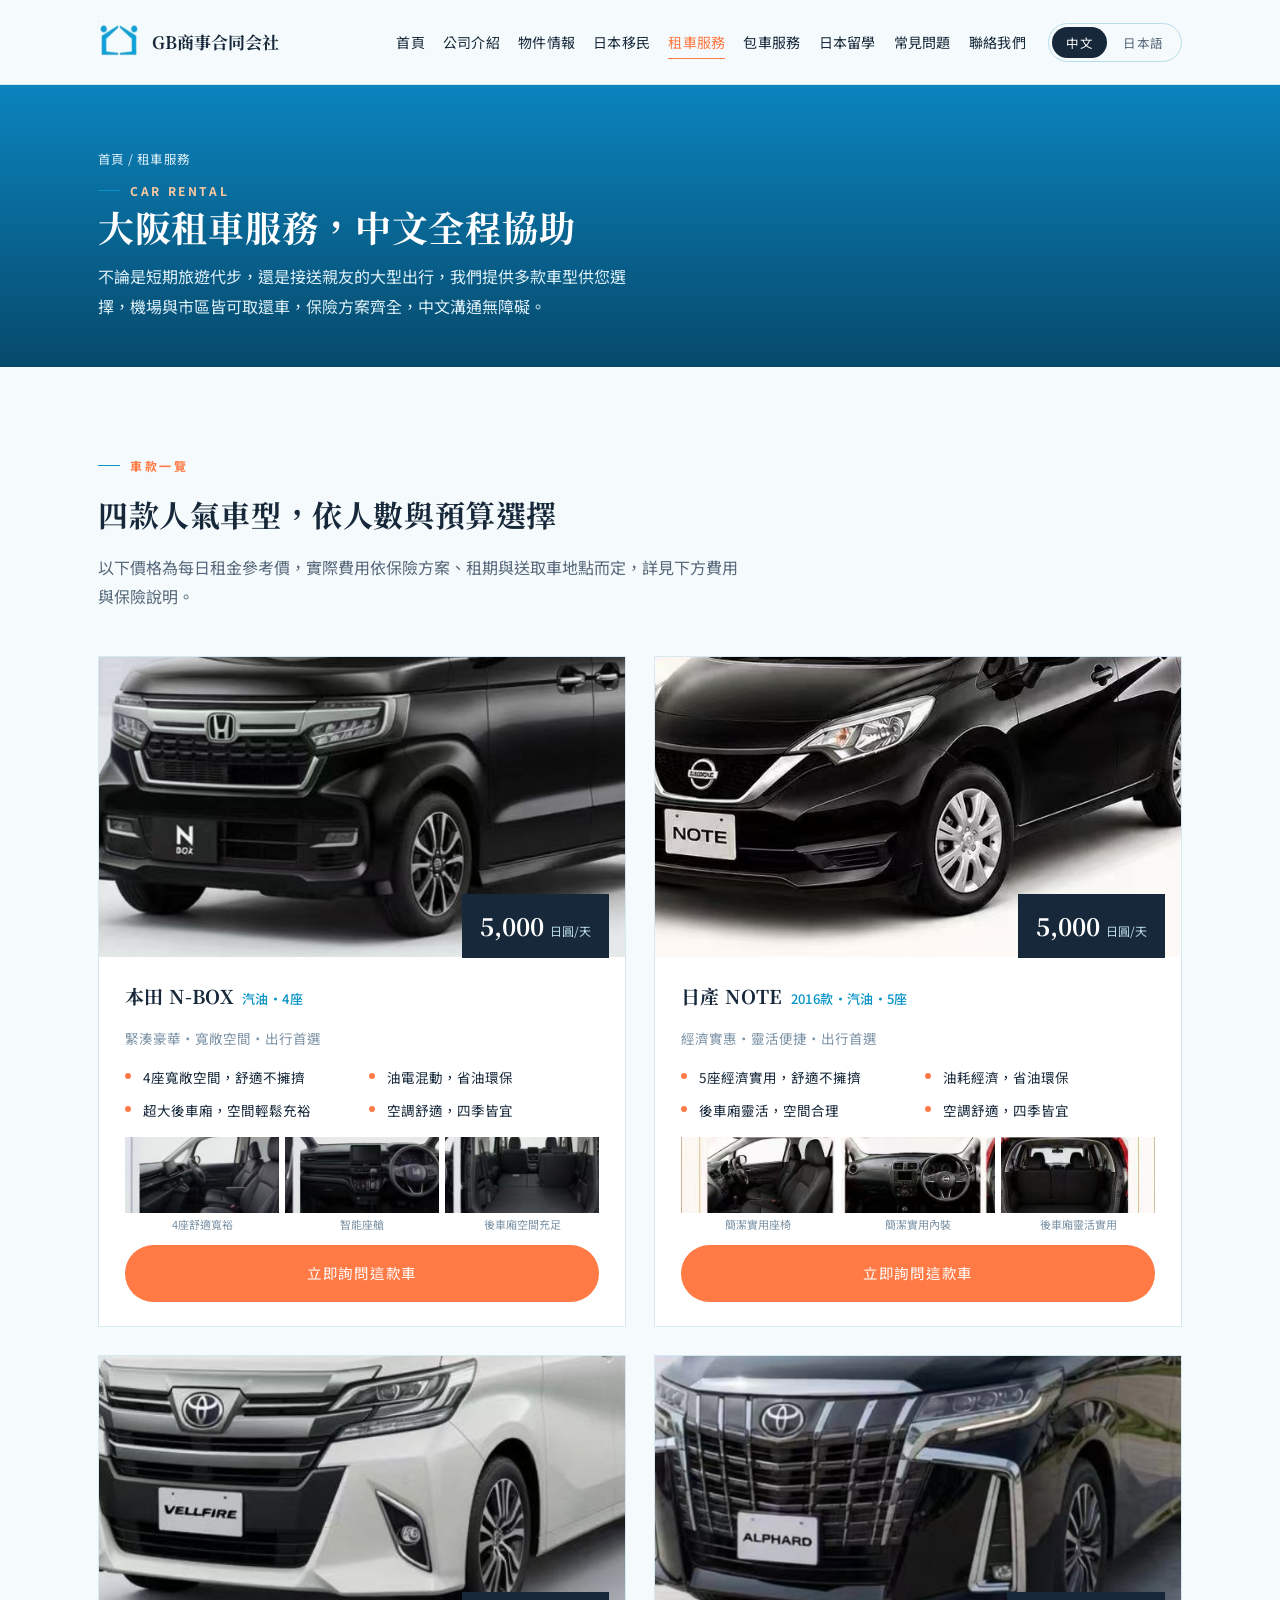
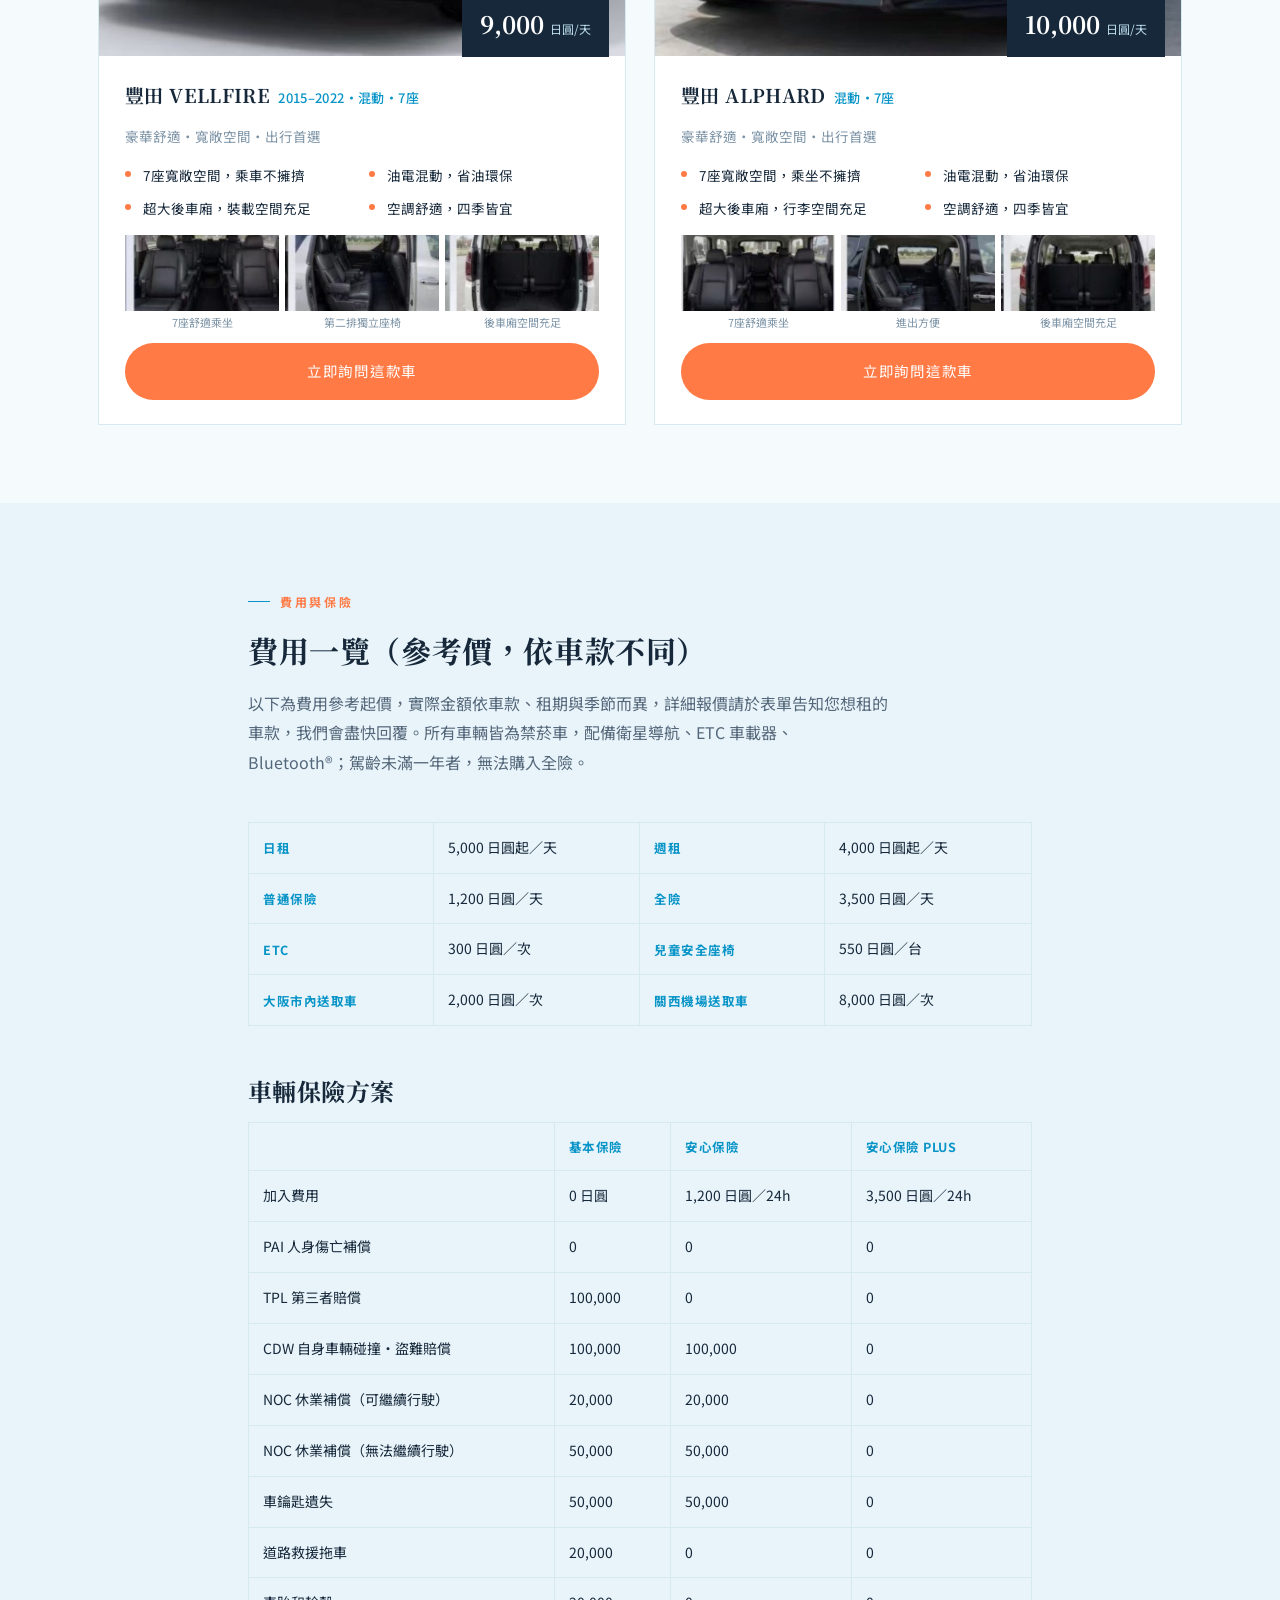
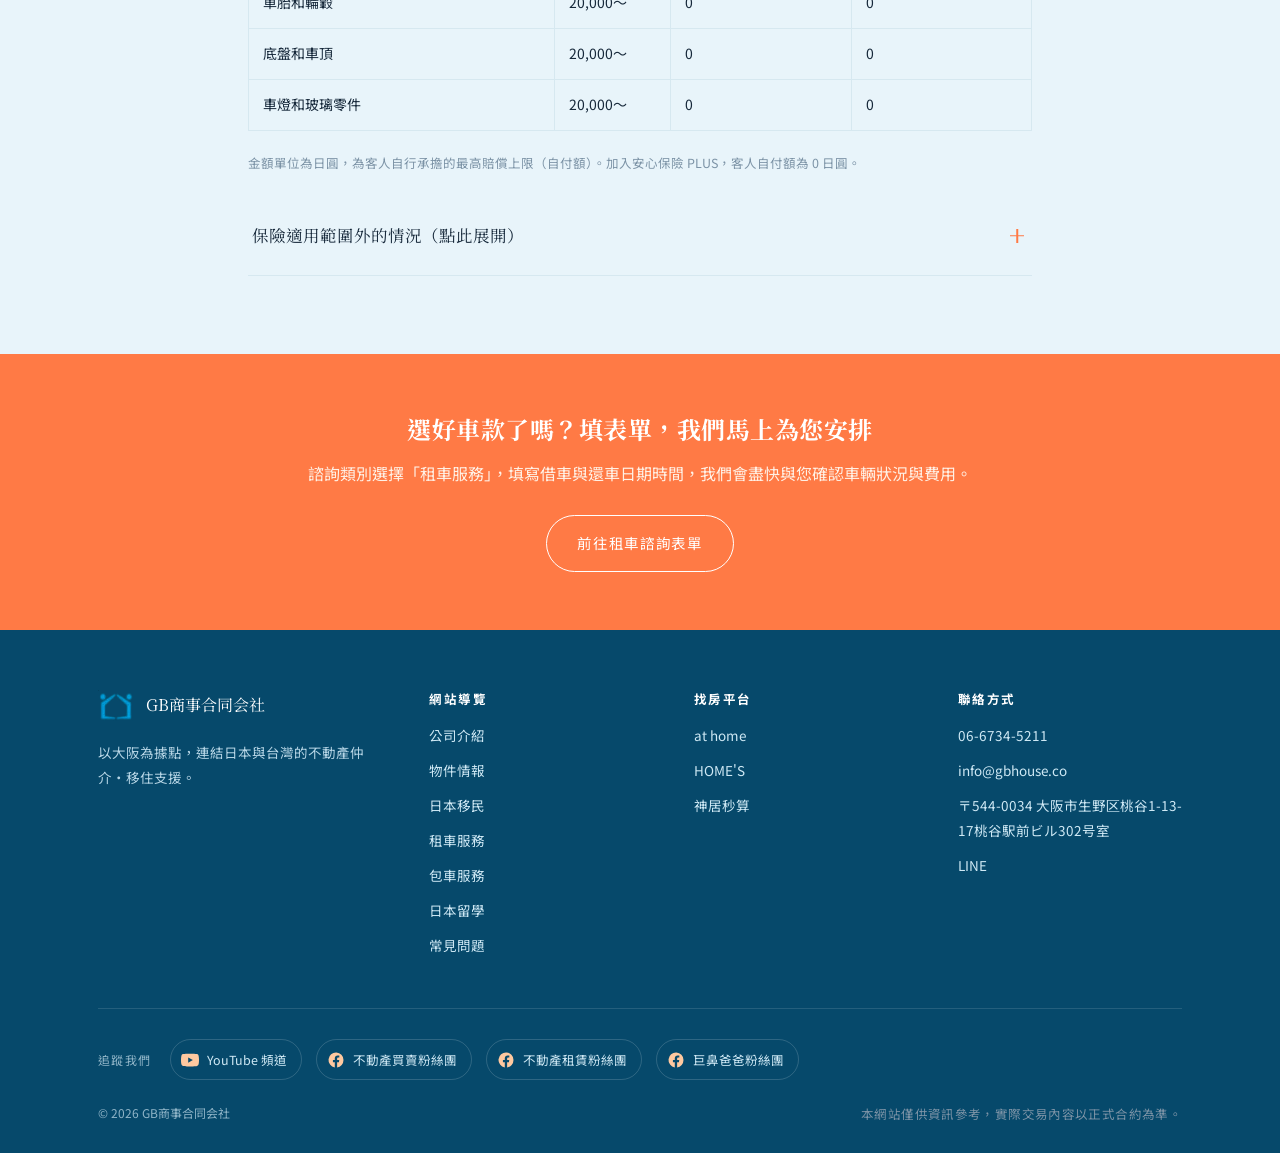
<file: car-rental.html>
<!DOCTYPE html>
<html lang="zh-Hant">
<head>
<meta charset="UTF-8">
<!-- Google Analytics 4 -->
<script async src="https://www.googletagmanager.com/gtag/js?id=G-TK370BB6TW"></script>
<script>
  window.dataLayer = window.dataLayer || [];
  function gtag(){dataLayer.push(arguments);}
  gtag('js', new Date());
  gtag('config', 'G-TK370BB6TW');
</script>
<meta name="viewport" content="width=device-width, initial-scale=1">
<link rel="canonical" href="https://gbhouse.co/car-rental.html">
<title data-ja-text="大阪レンタカー｜中国語対応｜GB商事合同会社">大阪租車服務｜台灣人中文租車｜GB商事合同会社</title>
<meta name="description" content="GB商事合同会社提供大阪地區中文租車服務，涵蓋輕自動車、掀背車到7人座豪華MPV，機場與市區皆可取還車，保險方案齊全，台灣旅客與住民皆可安心預訂。" data-ja-content="GB商事合同会社は大阪で中国語対応のレンタカーを提供。軽自動車から7人乗りの高級ミニバンまで、空港・市内で貸出・返却可能。保険プランも充実で、台湾の旅行者・在住者も安心してご予約いただけます。">
<meta property="og:type" content="website">
<meta property="og:site_name" content="GB商事合同会社">
<meta property="og:locale" content="zh_TW">
<meta property="og:url" content="https://gbhouse.co/car-rental.html">
<meta property="og:title" content="大阪租車服務｜台灣人中文租車｜GB商事合同会社">
<meta property="og:description" content="GB商事合同会社提供大阪地區中文租車服務，涵蓋輕自動車、掀背車到7人座豪華MPV，機場與市區皆可取還車，保險方案齊全，台灣旅客與住民皆可安心預訂。">
<meta property="og:image" content="https://gbhouse.co/office.jpg">
<meta name="twitter:card" content="summary_large_image">
<link rel="icon" type="image/png" sizes="32x32" href="assets/favicon-32.png?v=2">
<link rel="icon" type="image/png" sizes="16x16" href="assets/favicon-16.png?v=2">
<link rel="apple-touch-icon" href="assets/apple-touch-icon.png?v=2">
<link rel="icon" href="assets/favicon-v2.ico?v=2">
<link rel="preconnect" href="https://fonts.googleapis.com">
<link rel="preconnect" href="https://fonts.gstatic.com" crossorigin>
<link href="https://fonts.googleapis.com/css2?family=Noto+Serif+TC:wght@500;700&family=Noto+Sans+TC:wght@400;500;700&display=swap" rel="stylesheet">
<link rel="stylesheet" href="css/style.css?v=3">
</head>
<body>

<header class="site-header">
  <div class="wrap">
    <a href="index.html" class="brand">
      <img src="assets/logo.png" alt="GB商事合同会社" width="42" height="42">
      <span class="brand-text">GB商事合同会社</span>
    </a>
    <nav class="main-nav" aria-label="主要導覽" data-ja-aria-label="メインメニュー">
      <ul>
        <li><a href="index.html"><span data-zh>首頁</span><span data-ja>ホーム</span></a></li>
        <li><a href="about.html"><span data-zh>公司介紹</span><span data-ja>会社概要</span></a></li>
        <li><a href="properties.html"><span data-zh>物件情報</span><span data-ja>物件情報</span></a></li>
        <li><a href="immigration.html"><span data-zh>日本移民</span><span data-ja>日本移住</span></a></li>
        <li><a href="car-rental.html" aria-current="page"><span data-zh>租車服務</span><span data-ja>レンタカー</span></a></li>
        <li><a href="charter-bus.html"><span data-zh>包車服務</span><span data-ja>貸切バス</span></a></li>
        <li><a href="study-abroad.html"><span data-zh>日本留學</span><span data-ja>日本留学</span></a></li>
        <li><a href="faq.html"><span data-zh>常見問題</span><span data-ja>よくある質問</span></a></li>
        <li><a href="contact.html"><span data-zh>聯絡我們</span><span data-ja>お問い合わせ</span></a></li>
      </ul>
      <div class="lang-switch" role="group" aria-label="Language">
        <button type="button" data-lang="zh">中文</button>
        <button type="button" data-lang="ja">日本語</button>
      </div>
    </nav>
    <button class="nav-toggle" aria-label="開啟選單" data-ja-aria-label="メニューを開く" aria-expanded="false"><span></span></button>
  </div>
</header>

<section class="page-hero">
  <div class="wrap">
    <p class="breadcrumb"><a href="index.html"><span data-zh>首頁</span><span data-ja>ホーム</span></a> / <span data-zh>租車服務</span><span data-ja>レンタカー</span></p>
    <p class="eyebrow"><span data-zh>CAR RENTAL</span><span data-ja>CAR RENTAL</span></p>
    <h1><span data-zh>大阪租車服務，中文全程協助</span><span data-ja>大阪レンタカー、中国語で安心サポート</span></h1>
    <p><span data-zh>不論是短期旅遊代步，還是接送親友的大型出行，我們提供多款車型供您選擇，機場與市區皆可取還車，保險方案齊全，中文溝通無障礙。</span><span data-ja>短期旅行のちょっとした移動から、ご家族・ご友人の送迎まで。複数の車種をご用意し、空港・市内どちらでも受け渡し可能。保険も充実しており、中国語でのご案内も承ります。</span></p>
  </div>
</section>

<section>
  <div class="wrap">
    <div class="section-head">
      <p class="eyebrow"><span data-zh>車款一覽</span><span data-ja>ラインナップ</span></p>
      <h2><span data-zh>四款人氣車型，依人數與預算選擇</span><span data-ja>人数・ご予算に合わせて選べる４車種</span></h2>
      <p><span data-zh>以下價格為每日租金參考價，實際費用依保險方案、租期與送取車地點而定，詳見下方費用與保險說明。</span><span data-ja>以下は１日あたりの参考料金です。実際の料金は保険プラン・レンタル期間・受け渡し場所により異なります。詳細は下記の料金・保険説明をご覧ください。</span></p>
    </div>

    <div class="rental-grid">

      <div class="rental-card">
        <div class="rental-photo">
          <img src="assets/rental/nbox.jpg" alt="本田 N-BOX 汽油 4座" data-ja-alt="ホンダ N-BOX ガソリン 4人乗り">
          <div class="rental-price-tag"><strong>5,000</strong><span><span data-zh>日圓/天</span><span data-ja>円/日</span></span></div>
        </div>
        <div class="rental-body">
          <div class="rental-head">
            <h3><span data-zh>本田 N-BOX</span><span data-ja>ホンダ N-BOX</span><span class="rental-spec"><span data-zh>汽油・4座</span><span data-ja>ガソリン・4人乗り</span></span></h3>
          </div>
          <p class="rental-tagline"><span data-zh>緊湊豪華・寬敞空間・出行首選</span><span data-ja>コンパクトで上質・広い室内・お出かけに最適</span></p>
          <ul class="rental-features">
            <li><span data-zh>4座寬敞空間，舒適不擁擠</span><span data-ja>4人乗りで広々、ゆったり快適</span></li>
            <li><span data-zh>油電混動，省油環保</span><span data-ja>ハイブリッドで低燃費・エコ</span></li>
            <li><span data-zh>超大後車廂，空間輕鬆充裕</span><span data-ja>大容量トランクで荷物も余裕</span></li>
            <li><span data-zh>空調舒適，四季皆宜</span><span data-ja>快適な空調で一年中安心</span></li>
          </ul>
          <div class="rental-gallery">
            <figure><img src="assets/rental/nbox-1.jpg" alt="N-BOX 車內座椅" data-ja-alt="N-BOX 車内シート"><figcaption><span data-zh>4座舒適寬裕</span><span data-ja>4人乗りでゆとりある室内</span></figcaption></figure>
            <figure><img src="assets/rental/nbox-2.jpg" alt="N-BOX 智能座艙" data-ja-alt="N-BOX スマートコクピット"><figcaption><span data-zh>智能座艙</span><span data-ja>スマートコクピット</span></figcaption></figure>
            <figure><img src="assets/rental/nbox-3.jpg" alt="N-BOX 後車廂" data-ja-alt="N-BOX トランク"><figcaption><span data-zh>後車廂空間充足</span><span data-ja>トランクも十分な広さ</span></figcaption></figure>
          </div>
          <a href="contact.html?topic=%E7%A7%9F%E8%BB%8A%E6%9C%8D%E5%8B%99&car=%E6%9C%AC%E7%94%B0%20N-BOX" class="btn btn-primary btn-block">
            <span data-zh>立即詢問這款車</span><span data-ja>この車種について問い合わせる</span>
          </a>
        </div>
      </div>

      <div class="rental-card">
        <div class="rental-photo">
          <img src="assets/rental/note.jpg" alt="日產 NOTE 2016款 汽油 5座" data-ja-alt="日産 ノート 2016年式 ガソリン 5人乗り">
          <div class="rental-price-tag"><strong>5,000</strong><span><span data-zh>日圓/天</span><span data-ja>円/日</span></span></div>
        </div>
        <div class="rental-body">
          <div class="rental-head">
            <h3><span data-zh>日產 NOTE</span><span data-ja>日産 ノート</span><span class="rental-spec"><span data-zh>2016款・汽油・5座</span><span data-ja>2016年式・ガソリン・5人乗り</span></span></h3>
          </div>
          <p class="rental-tagline"><span data-zh>經濟實惠・靈活便捷・出行首選</span><span data-ja>経済的・機動力抜群・お出かけに最適</span></p>
          <ul class="rental-features">
            <li><span data-zh>5座經濟實用，舒適不擁擠</span><span data-ja>5人乗りで経済的、ゆったり快適</span></li>
            <li><span data-zh>油耗經濟，省油環保</span><span data-ja>燃費が良くエコ</span></li>
            <li><span data-zh>後車廂靈活，空間合理</span><span data-ja>使い勝手の良いトランク</span></li>
            <li><span data-zh>空調舒適，四季皆宜</span><span data-ja>快適な空調で一年中安心</span></li>
          </ul>
          <div class="rental-gallery">
            <figure><img src="assets/rental/note-1.jpg" alt="NOTE 車內座椅" data-ja-alt="ノート 車内シート"><figcaption><span data-zh>簡潔實用座椅</span><span data-ja>シンプルで実用的なシート</span></figcaption></figure>
            <figure><img src="assets/rental/note-2.jpg" alt="NOTE 內裝" data-ja-alt="ノート 内装"><figcaption><span data-zh>簡潔實用內裝</span><span data-ja>シンプルで実用的な内装</span></figcaption></figure>
            <figure><img src="assets/rental/note-3.jpg" alt="NOTE 後車廂" data-ja-alt="ノート トランク"><figcaption><span data-zh>後車廂靈活實用</span><span data-ja>使いやすいトランク</span></figcaption></figure>
          </div>
          <a href="contact.html?topic=%E7%A7%9F%E8%BB%8A%E6%9C%8D%E5%8B%99&car=%E6%97%A5%E7%94%A2%20NOTE" class="btn btn-primary btn-block">
            <span data-zh>立即詢問這款車</span><span data-ja>この車種について問い合わせる</span>
          </a>
        </div>
      </div>

      <div class="rental-card">
        <div class="rental-photo">
          <img src="assets/rental/vellfire.jpg" alt="豐田 VELLFIRE 2015-2022 混動 7座" data-ja-alt="トヨタ ヴェルファイア 2015-2022年式 ハイブリッド 7人乗り">
          <div class="rental-price-tag"><strong>9,000</strong><span><span data-zh>日圓/天</span><span data-ja>円/日</span></span></div>
        </div>
        <div class="rental-body">
          <div class="rental-head">
            <h3><span data-zh>豐田 VELLFIRE</span><span data-ja>トヨタ ヴェルファイア</span><span class="rental-spec"><span data-zh>2015–2022・混動・7座</span><span data-ja>2015–2022年式・ハイブリッド・7人乗り</span></span></h3>
          </div>
          <p class="rental-tagline"><span data-zh>豪華舒適・寬敞空間・出行首選</span><span data-ja>上質な乗り心地・広い室内・お出かけに最適</span></p>
          <ul class="rental-features">
            <li><span data-zh>7座寬敞空間，乘車不擁擠</span><span data-ja>7人乗りで広々、ゆったり快適</span></li>
            <li><span data-zh>油電混動，省油環保</span><span data-ja>ハイブリッドで低燃費・エコ</span></li>
            <li><span data-zh>超大後車廂，裝載空間充足</span><span data-ja>大容量トランクで積載も十分</span></li>
            <li><span data-zh>空調舒適，四季皆宜</span><span data-ja>快適な空調で一年中安心</span></li>
          </ul>
          <div class="rental-gallery">
            <figure><img src="assets/rental/vellfire-1.jpg" alt="Vellfire 車內座椅" data-ja-alt="ヴェルファイア 車内シート"><figcaption><span data-zh>7座舒適乘坐</span><span data-ja>7人乗りの快適な座り心地</span></figcaption></figure>
            <figure><img src="assets/rental/vellfire-2.jpg" alt="Vellfire 第二排座椅" data-ja-alt="ヴェルファイア セカンドシート"><figcaption><span data-zh>第二排獨立座椅</span><span data-ja>独立式セカンドシート</span></figcaption></figure>
            <figure><img src="assets/rental/vellfire-3.jpg" alt="Vellfire 後車廂" data-ja-alt="ヴェルファイア トランク"><figcaption><span data-zh>後車廂空間充足</span><span data-ja>トランクも十分な広さ</span></figcaption></figure>
          </div>
          <a href="contact.html?topic=%E7%A7%9F%E8%BB%8A%E6%9C%8D%E5%8B%99&car=%E8%B1%90%E7%94%B0%20VELLFIRE" class="btn btn-primary btn-block">
            <span data-zh>立即詢問這款車</span><span data-ja>この車種について問い合わせる</span>
          </a>
        </div>
      </div>

      <div class="rental-card">
        <div class="rental-photo">
          <img src="assets/rental/alphard.jpg" alt="豐田 ALPHARD 混動 7座" data-ja-alt="トヨタ アルファード ハイブリッド 7人乗り">
          <div class="rental-price-tag"><strong>10,000</strong><span><span data-zh>日圓/天</span><span data-ja>円/日</span></span></div>
        </div>
        <div class="rental-body">
          <div class="rental-head">
            <h3><span data-zh>豐田 ALPHARD</span><span data-ja>トヨタ アルファード</span><span class="rental-spec"><span data-zh>混動・7座</span><span data-ja>ハイブリッド・7人乗り</span></span></h3>
          </div>
          <p class="rental-tagline"><span data-zh>豪華舒適・寬敞空間・出行首選</span><span data-ja>上質な乗り心地・広い室内・お出かけに最適</span></p>
          <ul class="rental-features">
            <li><span data-zh>7座寬敞空間，乘坐不擁擠</span><span data-ja>7人乗りで広々、ゆったり快適</span></li>
            <li><span data-zh>油電混動，省油環保</span><span data-ja>ハイブリッドで低燃費・エコ</span></li>
            <li><span data-zh>超大後車廂，行李空間充足</span><span data-ja>大容量トランクでスーツケースも安心</span></li>
            <li><span data-zh>空調舒適，四季皆宜</span><span data-ja>快適な空調で一年中安心</span></li>
          </ul>
          <div class="rental-gallery">
            <figure><img src="assets/rental/alphard-1.jpg" alt="Alphard 車內座椅" data-ja-alt="アルファード 車内シート"><figcaption><span data-zh>7座舒適乘坐</span><span data-ja>7人乗りの快適な座り心地</span></figcaption></figure>
            <figure><img src="assets/rental/alphard-2.jpg" alt="Alphard 第二排座椅" data-ja-alt="アルファード セカンドシート"><figcaption><span data-zh>進出方便</span><span data-ja>乗り降りしやすい</span></figcaption></figure>
            <figure><img src="assets/rental/alphard-3.jpg" alt="Alphard 後車廂" data-ja-alt="アルファード トランク"><figcaption><span data-zh>後車廂空間充足</span><span data-ja>トランクも十分な広さ</span></figcaption></figure>
          </div>
          <a href="contact.html?topic=%E7%A7%9F%E8%BB%8A%E6%9C%8D%E5%8B%99&car=%E8%B1%90%E7%94%B0%20ALPHARD" class="btn btn-primary btn-block">
            <span data-zh>立即詢問這款車</span><span data-ja>この車種について問い合わせる</span>
          </a>
        </div>
      </div>

    </div>
  </div>
</section>

<section class="alt">
  <div class="wrap" style="max-width:840px;">
    <div class="section-head">
      <p class="eyebrow"><span data-zh>費用與保險</span><span data-ja>料金・保険について</span></p>
      <h2><span data-zh>費用一覽（參考價，依車款不同）</span><span data-ja>料金一覧（参考価格・車種により異なります）</span></h2>
      <p><span data-zh>以下為費用參考起價，實際金額依車款、租期與季節而異，詳細報價請於表單告知您想租的車款，我們會盡快回覆。所有車輛皆為禁菸車，配備衛星導航、ETC 車載器、Bluetooth®；駕齡未滿一年者，無法購入全險。</span><span data-ja>以下は参考料金です。実際の金額は車種・レンタル期間・季節により異なります。詳しい見積りはフォームにご希望の車種をご記入ください。全車禁煙車で、カーナビ・ETC車載器・Bluetooth®を搭載しています。運転免許取得後1年未満の方は、安心保険PLUSにご加入いただけません。</span></p>
    </div>
    <div class="fee-table-wrap">
      <table class="fee-table">
        <tr><th><span data-zh>日租</span><span data-ja>日額</span></th><td>5,000 <span data-zh>日圓起</span><span data-ja>円〜</span>／<span data-zh>天</span><span data-ja>日</span></td>
            <th><span data-zh>週租</span><span data-ja>週額</span></th><td>4,000 <span data-zh>日圓起</span><span data-ja>円〜</span>／<span data-zh>天</span><span data-ja>日</span></td></tr>
        <tr><th><span data-zh>普通保險</span><span data-ja>基本保険</span></th><td>1,200 <span data-zh>日圓</span><span data-ja>円</span>／<span data-zh>天</span><span data-ja>日</span></td>
            <th><span data-zh>全險</span><span data-ja>安心保険PLUS</span></th><td>3,500 <span data-zh>日圓</span><span data-ja>円</span>／<span data-zh>天</span><span data-ja>日</span></td></tr>
        <tr><th>ETC</th><td>300 <span data-zh>日圓</span><span data-ja>円</span>／<span data-zh>次</span><span data-ja>回</span></td>
            <th><span data-zh>兒童安全座椅</span><span data-ja>チャイルドシート</span></th><td>550 <span data-zh>日圓</span><span data-ja>円</span>／<span data-zh>台</span><span data-ja>台</span></td></tr>
        <tr><th><span data-zh>大阪市內送取車</span><span data-ja>大阪市内お届け</span></th><td>2,000 <span data-zh>日圓</span><span data-ja>円</span>／<span data-zh>次</span><span data-ja>回</span></td>
            <th><span data-zh>關西機場送取車</span><span data-ja>関西空港お届け</span></th><td>8,000 <span data-zh>日圓</span><span data-ja>円</span>／<span data-zh>次</span><span data-ja>回</span></td></tr>
      </table>
    </div>

    <h2 style="margin-top:40px;"><span data-zh>車輛保險方案</span><span data-ja>車両保険プラン</span></h2>
    <div class="fee-table-wrap">
      <table class="fee-table">
        <tr><th></th><th><span data-zh>基本保險</span><span data-ja>基本保険</span></th><th><span data-zh>安心保險</span><span data-ja>安心保険</span></th><th><span data-zh>安心保險 PLUS</span><span data-ja>安心保険PLUS</span></th></tr>
        <tr><td><span data-zh>加入費用</span><span data-ja>加入費用</span></td><td>0 <span data-zh>日圓</span><span data-ja>円</span></td><td>1,200 <span data-zh>日圓</span><span data-ja>円</span>／24h</td><td>3,500 <span data-zh>日圓</span><span data-ja>円</span>／24h</td></tr>
        <tr><td>PAI <span data-zh>人身傷亡補償</span><span data-ja>人身傷害補償</span></td><td>0</td><td>0</td><td>0</td></tr>
        <tr><td>TPL <span data-zh>第三者賠償</span><span data-ja>対人・対物賠償</span></td><td>100,000</td><td>0</td><td>0</td></tr>
        <tr><td>CDW <span data-zh>自身車輛碰撞・盜難賠償</span><span data-ja>車両保険</span></td><td>100,000</td><td>100,000</td><td>0</td></tr>
        <tr><td>NOC <span data-zh>休業補償（可繼續行駛）</span><span data-ja>休業補償（走行可能）</span></td><td>20,000</td><td>20,000</td><td>0</td></tr>
        <tr><td>NOC <span data-zh>休業補償（無法繼續行駛）</span><span data-ja>休業補償（走行不能）</span></td><td>50,000</td><td>50,000</td><td>0</td></tr>
        <tr><td><span data-zh>車鑰匙遺失</span><span data-ja>キー紛失</span></td><td>50,000</td><td>50,000</td><td>0</td></tr>
        <tr><td><span data-zh>道路救援拖車</span><span data-ja>ロードサービス</span></td><td>20,000</td><td>0</td><td>0</td></tr>
        <tr><td><span data-zh>車胎和輪轂</span><span data-ja>タイヤ・ホイール</span></td><td>20,000〜</td><td>0</td><td>0</td></tr>
        <tr><td><span data-zh>底盤和車頂</span><span data-ja>下回り・ルーフ</span></td><td>20,000〜</td><td>0</td><td>0</td></tr>
        <tr><td><span data-zh>車燈和玻璃零件</span><span data-ja>ライト・ガラス</span></td><td>20,000〜</td><td>0</td><td>0</td></tr>
      </table>
    </div>
    <p class="form-note"><span data-zh>金額單位為日圓，為客人自行承擔的最高賠償上限（自付額）。加入安心保險 PLUS，客人自付額為 0 日圓。</span><span data-ja>単位は円。表示額はお客様がご負担いただく上限額（自己負担額）です。安心保険PLUSにご加入の場合、自己負担額は0円です。</span></p>

    <details class="faq-item" style="margin-top:22px;">
      <summary><span><span data-zh>保險適用範圍外的情況（點此展開）</span><span data-ja>保険が適用されない場合（クリックで開く）</span></span><span class="plus"></span></summary>
      <div class="faq-a">
        <p><span data-zh>以下情形引起的交通事故，保險不予賠付：</span><span data-ja>以下の状況で発生した事故は、保険の対象外となります：</span></p>
        <ul class="rental-note-list">
          <li><span data-zh>酒後駕駛、毒品駕駛、疲勞駕駛</span><span data-ja>飲酒運転、薬物使用時の運転、疲労運転</span></li>
          <li><span data-zh>使用本公司指定道路救援公司以外的道路救援拖車服務</span><span data-ja>当社指定以外のロードサービス業者を利用した場合</span></li>
          <li><span data-zh>非正規駕駛，如競技飆車、練車、水中或沙地等特殊路段駕駛</span><span data-ja>サーキット走行、練習走行、水中・砂地など特殊な路面での走行</span></li>
          <li><span data-zh>無證駕駛或駕照造假</span><span data-ja>無免許運転、免許証の偽造</span></li>
          <li><span data-zh>違規駕駛，包括逆向行駛、超速、無視交通號誌指示等所有違規行為過程中所發生的事故</span><span data-ja>逆走、速度超過、信号無視など、交通違反にあたる行為中の事故</span></li>
          <li><span data-zh>未經商家允許擅自延長租車使用時間過程中所發生的事故</span><span data-ja>無断で貸出期間を延長した状態での事故</span></li>
          <li><span data-zh>持有駕照但未在租車公司登記的駕駛人，駕駛過程中所發生的事故</span><span data-ja>運転者登録をしていない方が運転していた場合の事故</span></li>
          <li><span data-zh>由於操作不當，車門未上鎖導致車輛本體或車內物品被竊的情況</span><span data-ja>ドアの施錠忘れなど、お客様の過失による盗難</span></li>
          <li><span data-zh>發生事故後沒有及時報警處理，導致無法取得警方提供的交通事故證明書</span><span data-ja>事故後、警察に届け出ず交通事故証明書が取得できない場合</span></li>
        </ul>
        <p><span data-zh>以下情況，修理費用及損害賠償費用由客戶承擔，保險不予賠付：</span><span data-ja>以下の費用はお客様のご負担となり、保険の対象外です：</span></p>
        <ul class="rental-note-list">
          <li><span data-zh>車內禁止吸菸（含電子菸），違反時處以 50,000 日圓罰款</span><span data-ja>車内喫煙（電子タバコ含む）は禁止。違反時は50,000円の罰金</span></li>
          <li><span data-zh>加油種類錯誤導致的故障修理費用，200,000 日圓起</span><span data-ja>燃料の入れ間違いによる故障修理費用（200,000円〜）</span></li>
          <li><span data-zh>手機導航支架 3,000 日圓、充電線 2,000 日圓、車用充電器 2,000 日圓</span><span data-ja>スマホホルダー3,000円、充電ケーブル2,000円、車載充電器2,000円</span></li>
        </ul>
        <p><span data-zh>追加補償制度：為減輕事故發生為您帶來的經濟損失，建議出發前加入保險賠償制度，租借途中無法再次加入或解約；保險僅適用於一次事故，必要情況下事故發生當日可再次追加保險。</span><span data-ja>追加補償制度：万一の事故に備え、出発前の保険ご加入をおすすめします。レンタル開始後の加入・解約はできません。保険が適用されるのは1回の事故につき1度のみですが、必要に応じて事故当日に追加でご加入いただけます。</span></p>
      </div>
    </details>
  </div>
</section>

<section class="cta-band">
  <div class="wrap">
    <h2><span data-zh>選好車款了嗎？填表單，我們馬上為您安排</span><span data-ja>ご希望の車種はお決まりですか？フォームからすぐにご相談いただけます</span></h2>
    <p><span data-zh>諮詢類別選擇「租車服務」，填寫借車與還車日期時間，我們會盡快與您確認車輛狀況與費用。</span><span data-ja>お問い合わせ種別で「レンタカー」をお選びのうえ、貸出・返却の日時をご入力ください。担当者より折り返しご連絡いたします。</span></p>
    <a href="contact.html?topic=%E7%A7%9F%E8%BB%8A%E6%9C%8D%E5%8B%99" class="btn btn-outline">
      <span data-zh>前往租車諮詢表單</span><span data-ja>レンタカーのお問い合わせへ</span>
    </a>
  </div>
</section>

<footer class="site-footer">
  <div class="wrap">
    <div class="footer-grid">
      <div>
        <div class="footer-brand">
          <img src="assets/logo.png" alt="GB商事合同会社" width="36" height="36">
          <span class="name">GB商事合同会社</span>
        </div>
        <p style="font-size:13.5px;color:#B7D6E6;">
          <span data-zh>以大阪為據點，連結日本與台灣的不動產仲介・移住支援。</span>
          <span data-ja>大阪を拠点に、日本と台湾をつなぐ不動産仲介・移住サポート。</span>
        </p>
      </div>
      <div>
        <h4><span data-zh>網站導覽</span><span data-ja>サイトナビ</span></h4>
        <ul>
          <li><a href="about.html"><span data-zh>公司介紹</span><span data-ja>会社概要</span></a></li>
          <li><a href="properties.html"><span data-zh>物件情報</span><span data-ja>物件情報</span></a></li>
          <li><a href="immigration.html"><span data-zh>日本移民</span><span data-ja>日本移住</span></a></li>
          <li><a href="car-rental.html"><span data-zh>租車服務</span><span data-ja>レンタカー</span></a></li>
          <li><a href="charter-bus.html"><span data-zh>包車服務</span><span data-ja>貸切バス</span></a></li>
          <li><a href="study-abroad.html"><span data-zh>日本留學</span><span data-ja>日本留学</span></a></li>
          <li><a href="faq.html"><span data-zh>常見問題</span><span data-ja>よくある質問</span></a></li>
        </ul>
      </div>
      <div>
        <h4><span data-zh>找房平台</span><span data-ja>不動産ポータル</span></h4>
        <ul>
          <li><a href="https://www-athome-co-jp.translate.goog/?_x_tr_sl=ja&amp;_x_tr_tl=zh-TW&amp;_x_tr_hl=zh-TW&amp;_x_tr_pto=wapp" target="_blank" rel="noopener">at home</a></li>
          <li><a href="https://www-homes-co-jp.translate.goog/?_x_tr_sl=ja&amp;_x_tr_tl=zh-TW&amp;_x_tr_hl=zh-TW&amp;_x_tr_pto=wapp" target="_blank" rel="noopener">HOME'S</a></li>
          <li><a href="https://zh.shenjumiaosuan.com/" target="_blank" rel="noopener"><span data-zh>神居秒算</span><span data-ja>神居秒算</span></a></li>
        </ul>
      </div>
      <div>
        <h4><span data-zh>聯絡方式</span><span data-ja>お問い合わせ</span></h4>
        <ul>
          <li>06-6734-5211</li>
          <li>info@gbhouse.co</li>
          <li><span data-zh>〒544-0034 大阪市生野区桃谷1-13-17桃谷駅前ビル302号室</span><span data-ja>〒544-0034 大阪市生野区桃谷1-13-17桃谷駅前ビル302号室</span></li>
          <li><a href="https://line.me/R/ti/p/%40381wtasq" target="_blank" rel="noopener">LINE</a></li>
        </ul>
      </div>
    </div>
    <div class="footer-social">
      <span class="footer-social-label"><span data-zh>追蹤我們</span><span data-ja>フォローする</span></span>
      <a href="https://www.youtube.com/@%E5%B7%A8%E9%BC%BB%E7%88%B8%E7%88%B8/videos" target="_blank" rel="noopener" class="social-icon" aria-label="YouTube">
        <svg viewBox="0 0 24 24" width="18" height="18" aria-hidden="true"><path fill="currentColor" d="M23.5 6.2a3 3 0 0 0-2.1-2.1C19.5 3.5 12 3.5 12 3.5s-7.5 0-9.4.6A3 3 0 0 0 .5 6.2 31 31 0 0 0 0 12a31 31 0 0 0 .5 5.8 3 3 0 0 0 2.1 2.1c1.9.6 9.4.6 9.4.6s7.5 0 9.4-.6a3 3 0 0 0 2.1-2.1A31 31 0 0 0 24 12a31 31 0 0 0-.5-5.8ZM9.6 15.5V8.5L15.8 12Z"/></svg>
        <span data-zh>YouTube 頻道</span><span data-ja>YouTubeチャンネル</span>
      </a>
      <a href="https://www.facebook.com/profile.php?id=61564500165151" target="_blank" rel="noopener" class="social-icon" aria-label="Facebook">
        <svg viewBox="0 0 24 24" width="18" height="18" aria-hidden="true"><path fill="currentColor" d="M22 12a10 10 0 1 0-11.6 9.9v-7H7.9V12h2.5V9.8c0-2.5 1.5-3.9 3.8-3.9 1.1 0 2.2.2 2.2.2v2.5h-1.3c-1.2 0-1.6.8-1.6 1.6V12h2.8l-.4 2.9h-2.4v7A10 10 0 0 0 22 12Z"/></svg>
        <span data-zh>不動產買賣粉絲團</span><span data-ja>不動産売買ページ</span>
      </a>
      <a href="https://www.facebook.com/profile.php?id=61551256823530" target="_blank" rel="noopener" class="social-icon" aria-label="Facebook">
        <svg viewBox="0 0 24 24" width="18" height="18" aria-hidden="true"><path fill="currentColor" d="M22 12a10 10 0 1 0-11.6 9.9v-7H7.9V12h2.5V9.8c0-2.5 1.5-3.9 3.8-3.9 1.1 0 2.2.2 2.2.2v2.5h-1.3c-1.2 0-1.6.8-1.6 1.6V12h2.8l-.4 2.9h-2.4v7A10 10 0 0 0 22 12Z"/></svg>
        <span data-zh>不動產租賃粉絲團</span><span data-ja>不動産賃貸ページ</span>
      </a>
      <a href="https://www.facebook.com/gb88520/" target="_blank" rel="noopener" class="social-icon" aria-label="Facebook">
        <svg viewBox="0 0 24 24" width="18" height="18" aria-hidden="true"><path fill="currentColor" d="M22 12a10 10 0 1 0-11.6 9.9v-7H7.9V12h2.5V9.8c0-2.5 1.5-3.9 3.8-3.9 1.1 0 2.2.2 2.2.2v2.5h-1.3c-1.2 0-1.6.8-1.6 1.6V12h2.8l-.4 2.9h-2.4v7A10 10 0 0 0 22 12Z"/></svg>
        <span data-zh>巨鼻爸爸粉絲團</span><span data-ja>巨鼻爸爸ページ</span>
      </a>
    </div>

    <div class="footer-bottom">
      <span>© 2026 GB商事合同会社</span>
      <span class="mono-note"><span data-zh>本網站僅供資訊參考，實際交易內容以正式合約為準。</span><span data-ja>本サイトの内容は情報提供を目的としており、実際の取引は正式な契約に基づきます。</span></span>
    </div>
  </div>
</footer>

<script src="js/main.js"></script>

<!-- Chatbase AI 客服機器人 -->
<script>
(function(){if(!window.chatbase||window.chatbase("getState")!=="initialized"){window.chatbase=(...arguments)=>{if(!window.chatbase.q){window.chatbase.q=[]}window.chatbase.q.push(arguments)};window.chatbase=new Proxy(window.chatbase,{get(target,prop){if(prop==="q"){return target.q}return(...args)=>target(prop,...args)}})}const onLoad=function(){const script=document.createElement("script");script.src="https://www.chatbase.co/embed.min.js";script.id="YYoe0YUwvVZuHvsCca0R_";script.domain="www.chatbase.co";document.body.appendChild(script)};if(document.readyState==="complete"){onLoad()}else{window.addEventListener("load",onLoad)}})();
</script>
</body>
</html>
</file>
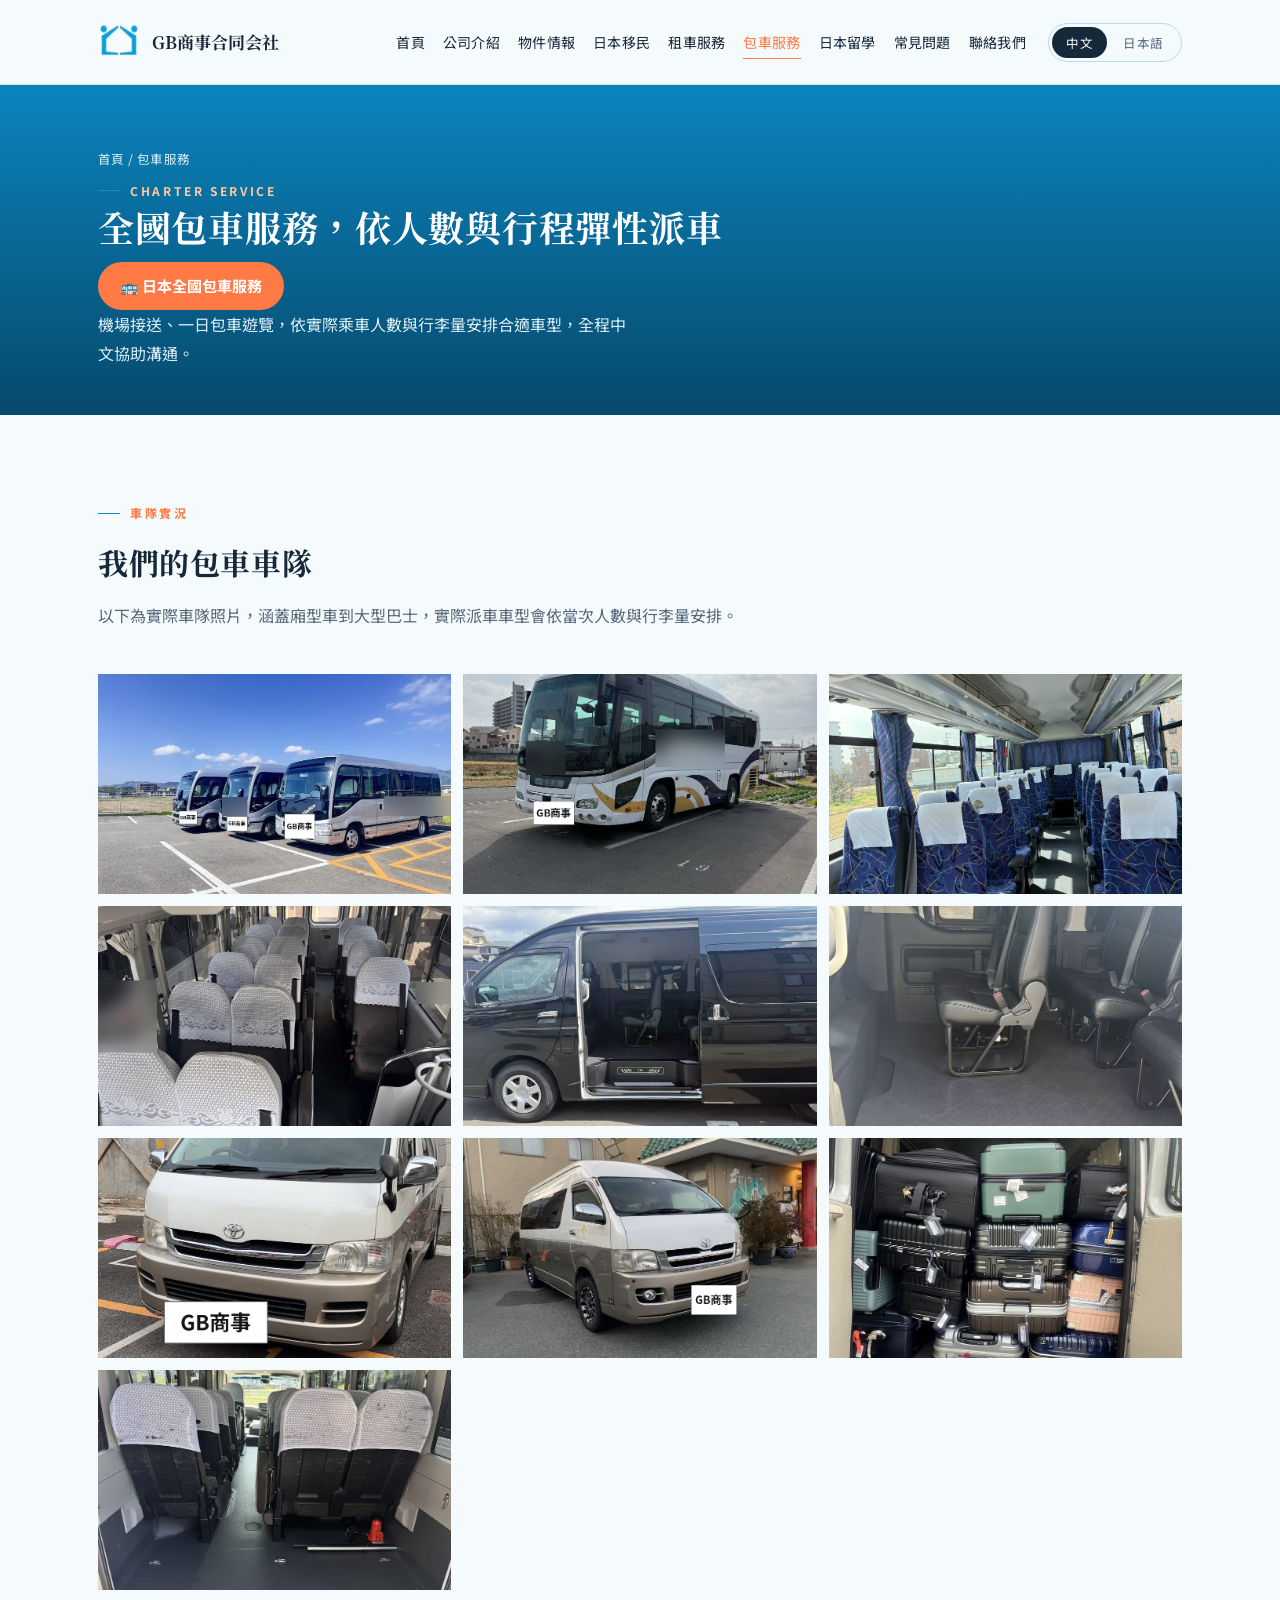
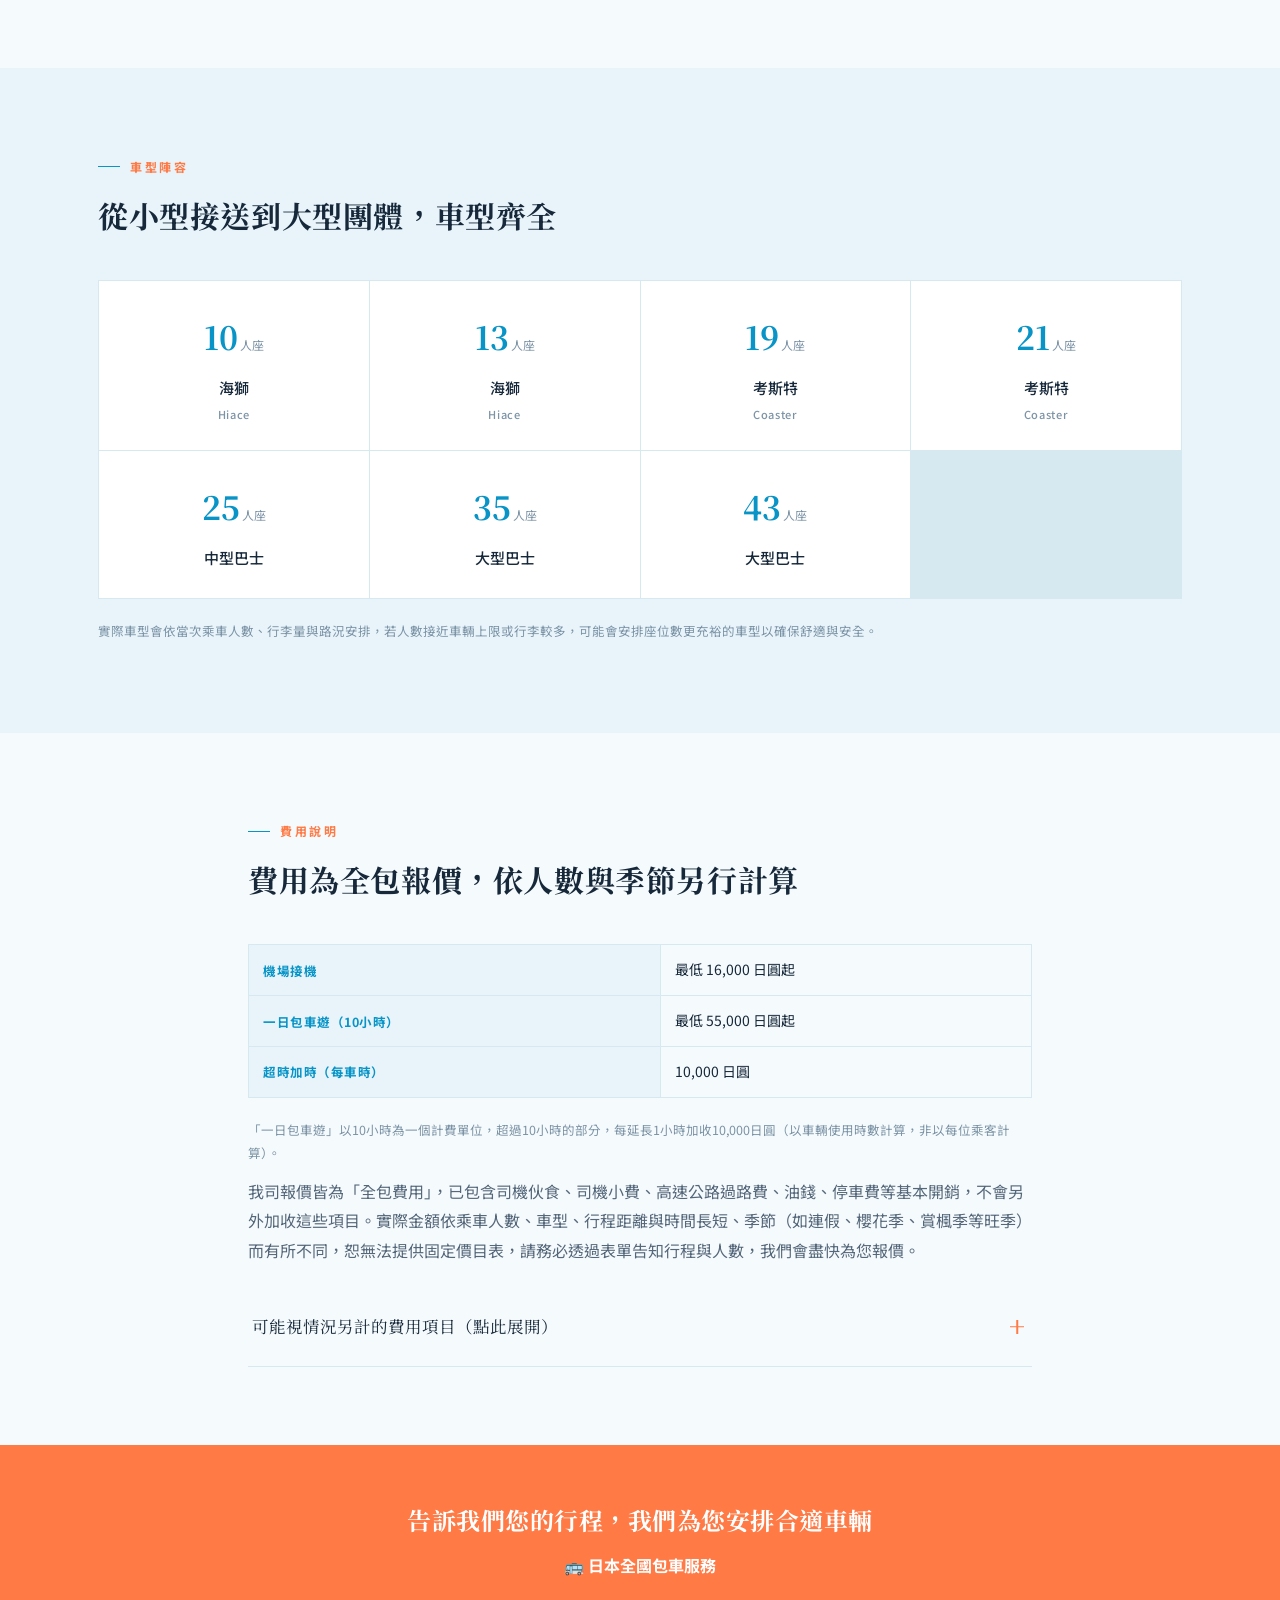
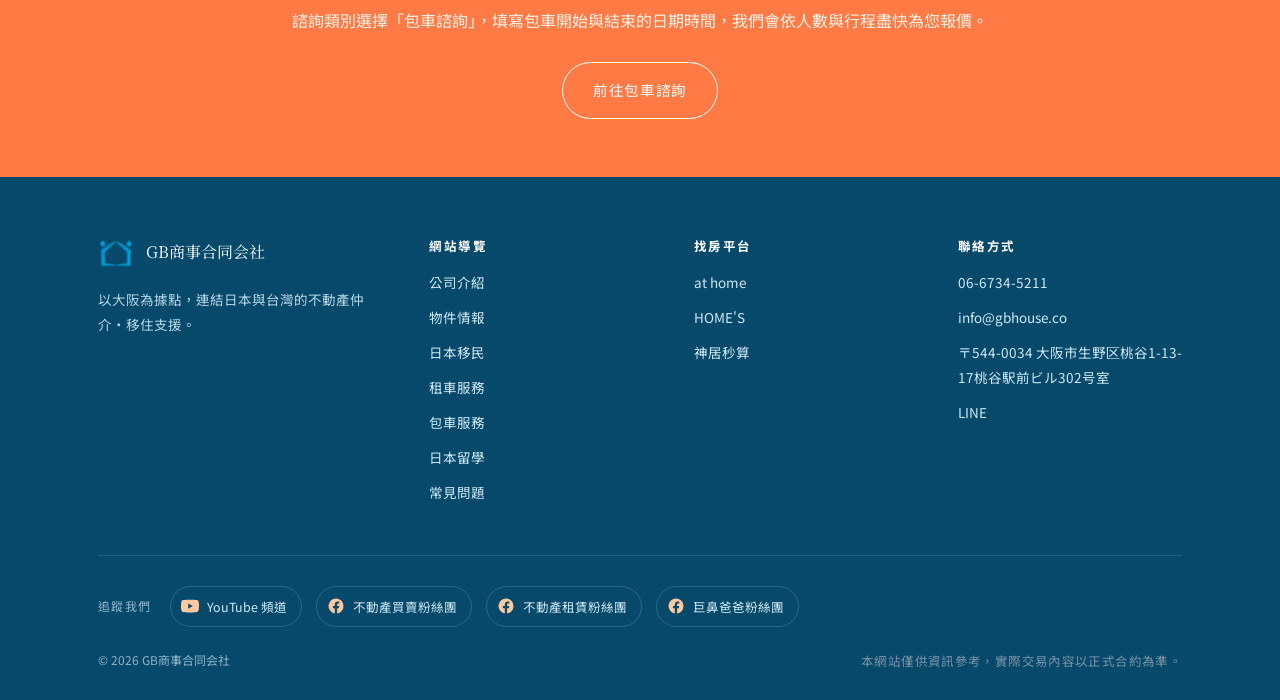
<file: charter-bus.html>
<!DOCTYPE html>
<html lang="zh-Hant">
<head>
<meta charset="UTF-8">
<!-- Google Analytics 4 -->
<script async src="https://www.googletagmanager.com/gtag/js?id=G-TK370BB6TW"></script>
<script>
  window.dataLayer = window.dataLayer || [];
  function gtag(){dataLayer.push(arguments);}
  gtag('js', new Date());
  gtag('config', 'G-TK370BB6TW');
</script>
<meta name="viewport" content="width=device-width, initial-scale=1">
<link rel="canonical" href="https://gbhouse.co/charter-bus.html">
<title data-ja-text="全国チャーターバス｜中国語対応の貸切・送迎｜GB商事合同会社">全國包車服務｜台灣人中文包車遊覽・接送｜GB商事合同会社</title>
<meta name="description" content="GB商事合同会社提供日本全國中文包車服務，涵蓋機場接送與一日包車遊覽，車隊從10人座海獅到43人座大巴一應俱全，依人數與行李彈性派車，報價為司機、油錢、過路費、停車費等全包費用。" data-ja-content="GB商事合同会社は日本全国で中国語対応のチャーター送迎・一日観光を提供。10人乗りのハイエースから43人乗りの大型バスまで、人数と荷物に合わせて手配。料金は運転手・燃料・高速・駐車場込みの総額制です。">
<meta property="og:type" content="website">
<meta property="og:site_name" content="GB商事合同会社">
<meta property="og:locale" content="zh_TW">
<meta property="og:url" content="https://gbhouse.co/charter-bus.html">
<meta property="og:title" content="全國包車服務｜台灣人中文包車遊覽・接送｜GB商事合同会社">
<meta property="og:description" content="GB商事合同会社提供日本全國中文包車服務，涵蓋機場接送與一日包車遊覽，車隊從10人座海獅到43人座大巴一應俱全，依人數與行李彈性派車，報價為司機、油錢、過路費、停車費等全包費用。">
<meta property="og:image" content="https://gbhouse.co/office.jpg">
<meta name="twitter:card" content="summary_large_image">
<link rel="icon" type="image/png" sizes="32x32" href="assets/favicon-32.png?v=2">
<link rel="icon" type="image/png" sizes="16x16" href="assets/favicon-16.png?v=2">
<link rel="apple-touch-icon" href="assets/apple-touch-icon.png?v=2">
<link rel="icon" href="assets/favicon-v2.ico?v=2">
<link rel="preconnect" href="https://fonts.googleapis.com">
<link rel="preconnect" href="https://fonts.gstatic.com" crossorigin>
<link href="https://fonts.googleapis.com/css2?family=Noto+Serif+TC:wght@500;700&family=Noto+Sans+TC:wght@400;500;700&display=swap" rel="stylesheet">
<link rel="stylesheet" href="css/style.css?v=3">
</head>
<body>

<header class="site-header">
  <div class="wrap">
    <a href="index.html" class="brand">
      <img src="assets/logo.png" alt="GB商事合同会社" width="42" height="42">
      <span class="brand-text">GB商事合同会社</span>
    </a>
    <nav class="main-nav" aria-label="主要導覽" data-ja-aria-label="メインメニュー">
      <ul>
        <li><a href="index.html"><span data-zh>首頁</span><span data-ja>ホーム</span></a></li>
        <li><a href="about.html"><span data-zh>公司介紹</span><span data-ja>会社概要</span></a></li>
        <li><a href="properties.html"><span data-zh>物件情報</span><span data-ja>物件情報</span></a></li>
        <li><a href="immigration.html"><span data-zh>日本移民</span><span data-ja>日本移住</span></a></li>
        <li><a href="car-rental.html"><span data-zh>租車服務</span><span data-ja>レンタカー</span></a></li>
        <li><a href="charter-bus.html" aria-current="page"><span data-zh>包車服務</span><span data-ja>貸切バス</span></a></li>
        <li><a href="study-abroad.html"><span data-zh>日本留學</span><span data-ja>日本留学</span></a></li>
        <li><a href="faq.html"><span data-zh>常見問題</span><span data-ja>よくある質問</span></a></li>
        <li><a href="contact.html"><span data-zh>聯絡我們</span><span data-ja>お問い合わせ</span></a></li>
      </ul>
      <div class="lang-switch" role="group" aria-label="Language">
        <button type="button" data-lang="zh">中文</button>
        <button type="button" data-lang="ja">日本語</button>
      </div>
    </nav>
    <button class="nav-toggle" aria-label="開啟選單" data-ja-aria-label="メニューを開く" aria-expanded="false"><span></span></button>
  </div>
</header>

<section class="page-hero">
  <div class="wrap">
    <p class="breadcrumb"><a href="index.html"><span data-zh>首頁</span><span data-ja>ホーム</span></a> / <span data-zh>包車服務</span><span data-ja>貸切バス</span></p>
    <p class="eyebrow"><span data-zh>CHARTER SERVICE</span><span data-ja>CHARTER SERVICE</span></p>
    <h1><span data-zh>全國包車服務，依人數與行程彈性派車</span><span data-ja>日本全国対応の貸切バス、人数・ご旅程に合わせて配車</span></h1>
    <p class="nationwide-badge"><span data-zh>🚌 日本全國包車服務</span><span data-ja>🚌 日本全国対応の貸切バスサービス</span></p>
    <p><span data-zh>機場接送、一日包車遊覽，依實際乘車人數與行李量安排合適車型，全程中文協助溝通。</span><span data-ja>空港送迎から日帰りの貸切観光まで、人数とお荷物の量に応じて最適な車両をご用意します。中国語でのご案内も可能です。</span></p>
  </div>
</section>

<section>
  <div class="wrap">
    <div class="section-head">
      <p class="eyebrow"><span data-zh>車隊實況</span><span data-ja>保有車両</span></p>
      <h2><span data-zh>我們的包車車隊</span><span data-ja>貸切バス・車両ラインナップ</span></h2>
      <p><span data-zh>以下為實際車隊照片，涵蓋廂型車到大型巴士，實際派車車型會依當次人數與行李量安排。</span><span data-ja>以下は実際の車両写真です。ワゴン車から大型バスまで保有しており、当日の人数・お荷物量に応じて車両を手配します。</span></p>
    </div>
    <div class="photo-gallery">
      <figure><img src="assets/charter/fleet-lineup.jpg" alt="包車車隊三台巴士停靠" data-ja-alt="チャーターバス3台が並ぶ様子"></figure>
      <figure><img src="assets/charter/coach-exterior.jpg" alt="中型包車巴士外觀" data-ja-alt="中型チャーターバスの外観"></figure>
      <figure><img src="assets/charter/interior-coach.jpg" alt="包車巴士車廂內裝" data-ja-alt="バスの車内"></figure>
      <figure><img src="assets/charter/interior-seats-1.jpg" alt="包車座位內裝" data-ja-alt="バスの座席"></figure>
      <figure><img src="assets/charter/vip-hiace-open-door.jpg" alt="VIP海獅車廂開門" data-ja-alt="VIPハイエース ドア開放"></figure>
      <figure><img src="assets/charter/vip-hiace-interior.jpg" alt="VIP海獅車廂內裝" data-ja-alt="VIPハイエース 車内"></figure>
      <figure><img src="assets/charter/hiace-front.jpg" alt="海獅車型正面" data-ja-alt="ハイエース 正面"></figure>
      <figure><img src="assets/charter/hiace-parked.jpg" alt="海獅車型停靠" data-ja-alt="ハイエース 駐車中"></figure>
      <figure><img src="assets/charter/luggage-trunk.jpg" alt="巴士行李廂裝載狀況" data-ja-alt="バスのトランク積載状況"></figure>
      <figure><img src="assets/charter/interior-seats-2.jpg" alt="包車巴士座位" data-ja-alt="バスの座席"></figure>
    </div>
  </div>
</section>

<section class="alt">
  <div class="wrap">
    <div class="section-head">
      <p class="eyebrow"><span data-zh>車型陣容</span><span data-ja>車種ラインナップ</span></p>
      <h2><span data-zh>從小型接送到大型團體，車型齊全</span><span data-ja>少人数の送迎から大人数の団体まで対応</span></h2>
    </div>
    <div class="fleet-type-grid">
      <div class="fleet-type"><span class="seat">10<small><span data-zh>人座</span><span data-ja>人乗り</span></small></span><span class="name"><span data-zh>海獅</span><span data-ja>ハイエース</span><span class="en">Hiace</span></span></div>
      <div class="fleet-type"><span class="seat">13<small><span data-zh>人座</span><span data-ja>人乗り</span></small></span><span class="name"><span data-zh>海獅</span><span data-ja>ハイエース</span><span class="en">Hiace</span></span></div>
      <div class="fleet-type"><span class="seat">19<small><span data-zh>人座</span><span data-ja>人乗り</span></small></span><span class="name"><span data-zh>考斯特</span><span data-ja>コースター</span><span class="en">Coaster</span></span></div>
      <div class="fleet-type"><span class="seat">21<small><span data-zh>人座</span><span data-ja>人乗り</span></small></span><span class="name"><span data-zh>考斯特</span><span data-ja>コースター</span><span class="en">Coaster</span></span></div>
      <div class="fleet-type"><span class="seat">25<small><span data-zh>人座</span><span data-ja>人乗り</span></small></span><span class="name"><span data-zh>中型巴士</span><span data-ja>中型バス</span></span></div>
      <div class="fleet-type"><span class="seat">35<small><span data-zh>人座</span><span data-ja>人乗り</span></small></span><span class="name"><span data-zh>大型巴士</span><span data-ja>大型バス</span></span></div>
      <div class="fleet-type"><span class="seat">43<small><span data-zh>人座</span><span data-ja>人乗り</span></small></span><span class="name"><span data-zh>大型巴士</span><span data-ja>大型バス</span></span></div>
    </div>
    <p class="form-note" style="margin-top:20px;"><span data-zh>實際車型會依當次乘車人數、行李量與路況安排，若人數接近車輛上限或行李較多，可能會安排座位數更充裕的車型以確保舒適與安全。</span><span data-ja>実際の車両は、当日の乗車人数・お荷物の量・走行ルートに応じて手配します。人数が定員に近い場合やお荷物が多い場合は、より余裕のある車両をご用意することがあります。</span></p>
  </div>
</section>

<section>
  <div class="wrap" style="max-width:840px;">
    <div class="section-head">
      <p class="eyebrow"><span data-zh>費用說明</span><span data-ja>料金について</span></p>
      <h2><span data-zh>費用為全包報價，依人數與季節另行計算</span><span data-ja>全て込みのお見積り制（人数・季節により変動）</span></h2>
    </div>

    <div class="fee-table-wrap">
      <table class="fee-table">
        <tr><th><span data-zh>機場接機</span><span data-ja>空港送迎</span></th><td><span data-zh>最低</span><span data-ja>最低</span> 16,000 <span data-zh>日圓起</span><span data-ja>円〜</span></td></tr>
        <tr><th><span data-zh>一日包車遊（10小時）</span><span data-ja>日帰り貸切観光（10時間）</span></th><td><span data-zh>最低</span><span data-ja>最低</span> 55,000 <span data-zh>日圓起</span><span data-ja>円〜</span></td></tr>
        <tr><th><span data-zh>超時加時（每車時）</span><span data-ja>延長料金（1時間あたり）</span></th><td>10,000 <span data-zh>日圓</span><span data-ja>円</span></td></tr>
      </table>
    </div>
    <p class="form-note"><span data-zh>「一日包車遊」以10小時為一個計費單位，超過10小時的部分，每延長1小時加收10,000日圓（以車輛使用時數計算，非以每位乘客計算）。</span><span data-ja>「日帰り貸切観光」は10時間を1つの料金単位としており、10時間を超えた分は1時間ごとに10,000円を追加でいただきます（乗客数ではなく車両の使用時間で計算します）。</span></p>

    <p><span data-zh>我司報價皆為「全包費用」，已包含司機伙食、司機小費、高速公路過路費、油錢、停車費等基本開銷，不會另外加收這些項目。實際金額依乘車人數、車型、行程距離與時間長短、季節（如連假、櫻花季、賞楓季等旺季）而有所不同，恕無法提供固定價目表，請務必透過表單告知行程與人數，我們會盡快為您報價。</span><span data-ja>当社の見積りは「全て込みの料金」です。運転手の食事代・チップ、高速道路料金、燃料費、駐車場代など基本的な費用はすべて含まれており、追加請求はいたしません。実際の金額はご乗車人数・車種・走行距離や時間・季節（連休、桜のシーズン、紅葉シーズンなどの繁忙期）により異なるため、固定料金表はご用意しておりません。フォームからご旅程と人数をお知らせください、折り返しお見積りをご案内いたします。</span></p>

    <details class="faq-item" style="margin-top:22px;">
      <summary><span><span data-zh>可能視情況另計的費用項目（點此展開）</span><span data-ja>状況により別途発生する可能性がある費用（クリックで開く）</span></span><span class="plus"></span></summary>
      <div class="faq-a">
        <p><span data-zh>以下項目原則上已反映在報價中，但若行程有特殊狀況，仍可能個別調整，實際內容以報價確認為準：</span><span data-ja>以下の項目は基本的に見積りに反映されますが、特殊な状況がある場合は個別に調整することがあります。詳細はお見積り時にご確認ください。</span></p>
        <ul class="rental-note-list">
          <li><span data-zh>深夜或清晨時段發車／收車的加成費用</span><span data-ja>深夜・早朝の出発／終了に伴う割増料金</span></li>
          <li><span data-zh>跨日行程需司機過夜住宿時的住宿費用</span><span data-ja>複数日にわたる行程で運転手の宿泊が必要な場合の宿泊費</span></li>
          <li><span data-zh>超出原訂包車時數的延長使用費用</span><span data-ja>予約時間を超過した場合の延長料金</span></li>
          <li><span data-zh>積雪、山區等特殊路況所需的加成費用</span><span data-ja>積雪・山岳道路など特殊な走行条件による割増料金</span></li>
          <li><span data-zh>因人數或行李量調整車型所產生的差額</span><span data-ja>人数やお荷物の量により車両クラスを変更する場合の差額</span></li>
        </ul>
        <p><span data-zh>詳細費用一律以個別報價為準，歡迎透過下方表單告知您的行程需求，我們會盡快與您確認。</span><span data-ja>詳細な費用は個別のお見積りとなります。下記フォームからご旅程のご要望をお知らせください、担当者より折り返しご連絡いたします。</span></p>
      </div>
    </details>
  </div>
</section>

<section class="cta-band">
  <div class="wrap">
    <h2><span data-zh>告訴我們您的行程，我們為您安排合適車輛</span><span data-ja>ご旅程をお聞かせください。最適な車両をご案内します</span></h2>
    <p style="font-weight:700;color:#fff;"><span data-zh>🚌 日本全國包車服務</span><span data-ja>🚌 日本全国対応の貸切バスサービス</span></p>
    <p><span data-zh>諮詢類別選擇「包車諮詢」，填寫包車開始與結束的日期時間，我們會依人數與行程盡快為您報價。</span><span data-ja>お問い合わせ種別で「貸切バス」をお選びのうえ、貸切の開始・終了日時をご入力ください。人数とご旅程に応じて折り返しお見積りをご案内いたします。</span></p>
    <a href="contact.html?topic=%E5%8C%85%E8%BB%8A%E8%AB%AE%E8%A9%A2" class="btn btn-outline">
      <span data-zh>前往包車諮詢</span><span data-ja>貸切バスのお問い合わせへ</span>
    </a>
  </div>
</section>

<footer class="site-footer">
  <div class="wrap">
    <div class="footer-grid">
      <div>
        <div class="footer-brand">
          <img src="assets/logo.png" alt="GB商事合同会社" width="36" height="36">
          <span class="name">GB商事合同会社</span>
        </div>
        <p style="font-size:13.5px;color:#B7D6E6;">
          <span data-zh>以大阪為據點，連結日本與台灣的不動產仲介・移住支援。</span>
          <span data-ja>大阪を拠点に、日本と台湾をつなぐ不動産仲介・移住サポート。</span>
        </p>
      </div>
      <div>
        <h4><span data-zh>網站導覽</span><span data-ja>サイトナビ</span></h4>
        <ul>
          <li><a href="about.html"><span data-zh>公司介紹</span><span data-ja>会社概要</span></a></li>
          <li><a href="properties.html"><span data-zh>物件情報</span><span data-ja>物件情報</span></a></li>
          <li><a href="immigration.html"><span data-zh>日本移民</span><span data-ja>日本移住</span></a></li>
          <li><a href="car-rental.html"><span data-zh>租車服務</span><span data-ja>レンタカー</span></a></li>
          <li><a href="charter-bus.html"><span data-zh>包車服務</span><span data-ja>貸切バス</span></a></li>
          <li><a href="study-abroad.html"><span data-zh>日本留學</span><span data-ja>日本留学</span></a></li>
          <li><a href="faq.html"><span data-zh>常見問題</span><span data-ja>よくある質問</span></a></li>
        </ul>
      </div>
      <div>
        <h4><span data-zh>找房平台</span><span data-ja>不動産ポータル</span></h4>
        <ul>
          <li><a href="https://www-athome-co-jp.translate.goog/?_x_tr_sl=ja&amp;_x_tr_tl=zh-TW&amp;_x_tr_hl=zh-TW&amp;_x_tr_pto=wapp" target="_blank" rel="noopener">at home</a></li>
          <li><a href="https://www-homes-co-jp.translate.goog/?_x_tr_sl=ja&amp;_x_tr_tl=zh-TW&amp;_x_tr_hl=zh-TW&amp;_x_tr_pto=wapp" target="_blank" rel="noopener">HOME'S</a></li>
          <li><a href="https://zh.shenjumiaosuan.com/" target="_blank" rel="noopener"><span data-zh>神居秒算</span><span data-ja>神居秒算</span></a></li>
        </ul>
      </div>
      <div>
        <h4><span data-zh>聯絡方式</span><span data-ja>お問い合わせ</span></h4>
        <ul>
          <li>06-6734-5211</li>
          <li>info@gbhouse.co</li>
          <li><span data-zh>〒544-0034 大阪市生野区桃谷1-13-17桃谷駅前ビル302号室</span><span data-ja>〒544-0034 大阪市生野区桃谷1-13-17桃谷駅前ビル302号室</span></li>
          <li><a href="https://line.me/R/ti/p/%40381wtasq" target="_blank" rel="noopener">LINE</a></li>
        </ul>
      </div>
    </div>
    <div class="footer-social">
      <span class="footer-social-label"><span data-zh>追蹤我們</span><span data-ja>フォローする</span></span>
      <a href="https://www.youtube.com/@%E5%B7%A8%E9%BC%BB%E7%88%B8%E7%88%B8/videos" target="_blank" rel="noopener" class="social-icon" aria-label="YouTube">
        <svg viewBox="0 0 24 24" width="18" height="18" aria-hidden="true"><path fill="currentColor" d="M23.5 6.2a3 3 0 0 0-2.1-2.1C19.5 3.5 12 3.5 12 3.5s-7.5 0-9.4.6A3 3 0 0 0 .5 6.2 31 31 0 0 0 0 12a31 31 0 0 0 .5 5.8 3 3 0 0 0 2.1 2.1c1.9.6 9.4.6 9.4.6s7.5 0 9.4-.6a3 3 0 0 0 2.1-2.1A31 31 0 0 0 24 12a31 31 0 0 0-.5-5.8ZM9.6 15.5V8.5L15.8 12Z"/></svg>
        <span data-zh>YouTube 頻道</span><span data-ja>YouTubeチャンネル</span>
      </a>
      <a href="https://www.facebook.com/profile.php?id=61564500165151" target="_blank" rel="noopener" class="social-icon" aria-label="Facebook">
        <svg viewBox="0 0 24 24" width="18" height="18" aria-hidden="true"><path fill="currentColor" d="M22 12a10 10 0 1 0-11.6 9.9v-7H7.9V12h2.5V9.8c0-2.5 1.5-3.9 3.8-3.9 1.1 0 2.2.2 2.2.2v2.5h-1.3c-1.2 0-1.6.8-1.6 1.6V12h2.8l-.4 2.9h-2.4v7A10 10 0 0 0 22 12Z"/></svg>
        <span data-zh>不動產買賣粉絲團</span><span data-ja>不動産売買ページ</span>
      </a>
      <a href="https://www.facebook.com/profile.php?id=61551256823530" target="_blank" rel="noopener" class="social-icon" aria-label="Facebook">
        <svg viewBox="0 0 24 24" width="18" height="18" aria-hidden="true"><path fill="currentColor" d="M22 12a10 10 0 1 0-11.6 9.9v-7H7.9V12h2.5V9.8c0-2.5 1.5-3.9 3.8-3.9 1.1 0 2.2.2 2.2.2v2.5h-1.3c-1.2 0-1.6.8-1.6 1.6V12h2.8l-.4 2.9h-2.4v7A10 10 0 0 0 22 12Z"/></svg>
        <span data-zh>不動產租賃粉絲團</span><span data-ja>不動産賃貸ページ</span>
      </a>
      <a href="https://www.facebook.com/gb88520/" target="_blank" rel="noopener" class="social-icon" aria-label="Facebook">
        <svg viewBox="0 0 24 24" width="18" height="18" aria-hidden="true"><path fill="currentColor" d="M22 12a10 10 0 1 0-11.6 9.9v-7H7.9V12h2.5V9.8c0-2.5 1.5-3.9 3.8-3.9 1.1 0 2.2.2 2.2.2v2.5h-1.3c-1.2 0-1.6.8-1.6 1.6V12h2.8l-.4 2.9h-2.4v7A10 10 0 0 0 22 12Z"/></svg>
        <span data-zh>巨鼻爸爸粉絲團</span><span data-ja>巨鼻爸爸ページ</span>
      </a>
    </div>

    <div class="footer-bottom">
      <span>© 2026 GB商事合同会社</span>
      <span class="mono-note"><span data-zh>本網站僅供資訊參考，實際交易內容以正式合約為準。</span><span data-ja>本サイトの内容は情報提供を目的としており、実際の取引は正式な契約に基づきます。</span></span>
    </div>
  </div>
</footer>

<script src="js/main.js"></script>

<!-- Chatbase AI 客服機器人 -->
<script>
(function(){if(!window.chatbase||window.chatbase("getState")!=="initialized"){window.chatbase=(...arguments)=>{if(!window.chatbase.q){window.chatbase.q=[]}window.chatbase.q.push(arguments)};window.chatbase=new Proxy(window.chatbase,{get(target,prop){if(prop==="q"){return target.q}return(...args)=>target(prop,...args)}})}const onLoad=function(){const script=document.createElement("script");script.src="https://www.chatbase.co/embed.min.js";script.id="YYoe0YUwvVZuHvsCca0R_";script.domain="www.chatbase.co";document.body.appendChild(script)};if(document.readyState==="complete"){onLoad()}else{window.addEventListener("load",onLoad)}})();
</script>
</body>
</html>
</file>
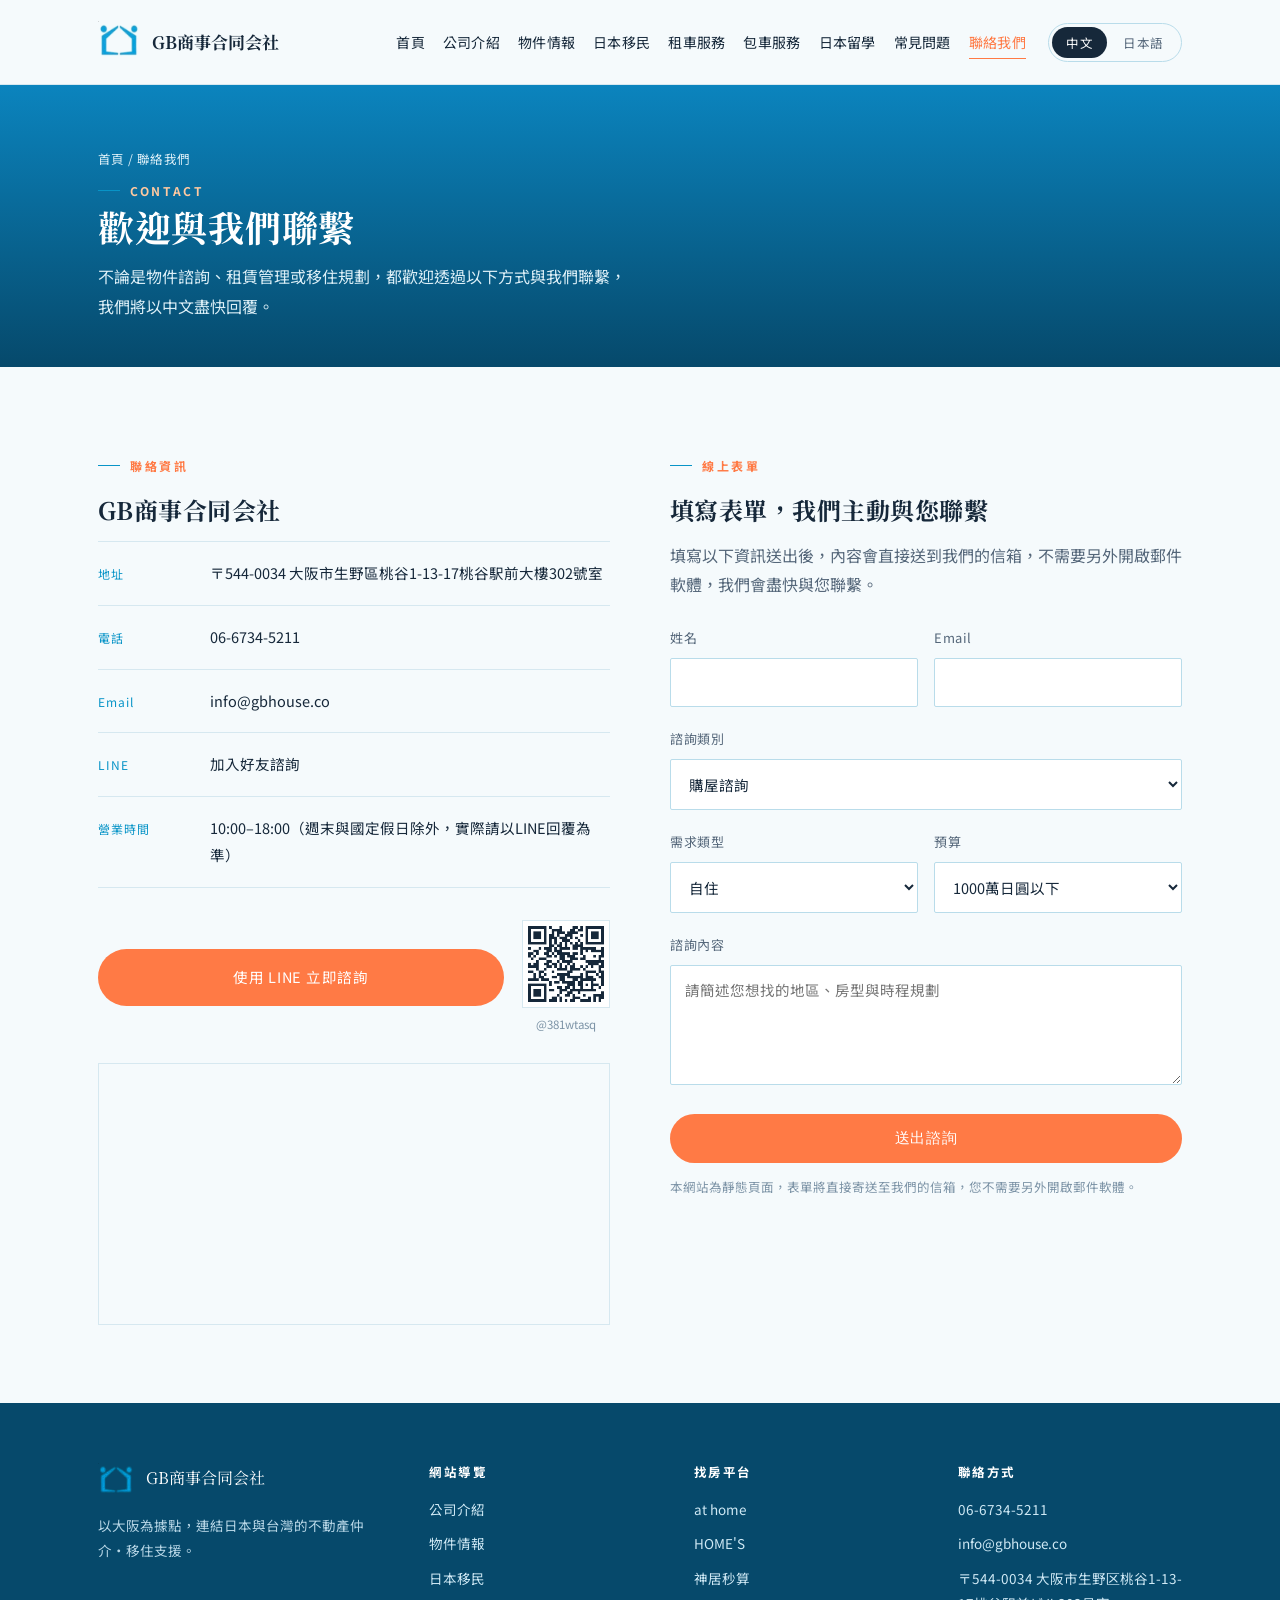
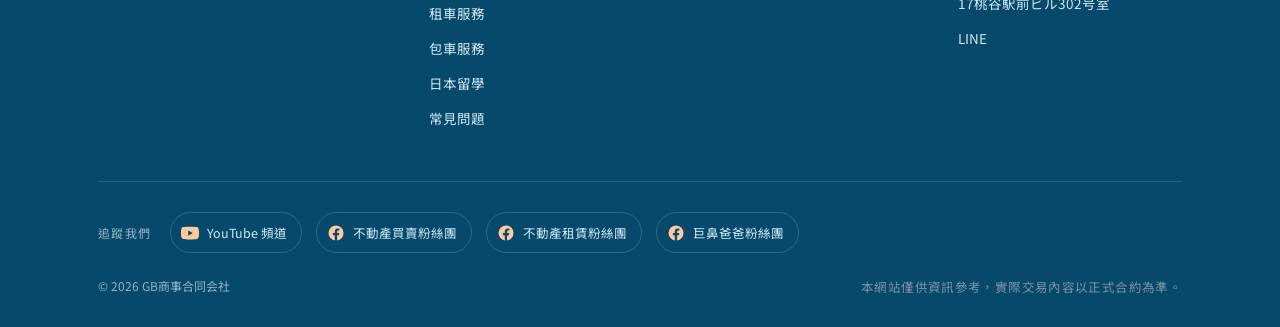
<file: contact.html>
<!DOCTYPE html>
<html lang="zh-Hant">
<head>
<meta charset="UTF-8">
<!-- Google Analytics 4 -->
<script async src="https://www.googletagmanager.com/gtag/js?id=G-TK370BB6TW"></script>
<script>
  window.dataLayer = window.dataLayer || [];
  function gtag(){dataLayer.push(arguments);}
  gtag('js', new Date());
  gtag('config', 'G-TK370BB6TW');
</script>
<meta name="viewport" content="width=device-width, initial-scale=1">
<link rel="canonical" href="https://gbhouse.co/contact.html">
<title data-ja-text="お問い合わせ｜大阪の台湾人向け不動産 無料相談｜GB商事合同会社">聯絡我們｜大阪台灣人房仲免費諮詢｜GB商事合同会社</title>
<meta name="description" content="GB商事合同会社聯絡方式。大阪台灣人房仲，提供全程中文服務，歡迎透過LINE、電子郵件或電話免費諮詢。" data-ja-content="GB商事合同会社へのお問い合わせ。大阪の台湾人向け中国語対応不動産会社、LINE、メール、お電話でお気軽にご相談ください。">
<meta property="og:type" content="website">
<meta property="og:site_name" content="GB商事合同会社">
<meta property="og:locale" content="zh_TW">
<meta property="og:url" content="https://gbhouse.co/contact.html">
<meta property="og:title" content="聯絡我們｜大阪台灣人房仲免費諮詢｜GB商事合同会社">
<meta property="og:description" content="GB商事合同会社聯絡方式。大阪台灣人房仲，提供全程中文服務，歡迎透過LINE、電子郵件或電話免費諮詢。">
<meta property="og:image" content="https://gbhouse.co/office.jpg">
<meta name="twitter:card" content="summary_large_image">
<link rel="icon" type="image/png" sizes="32x32" href="assets/favicon-32.png?v=2">
<link rel="icon" type="image/png" sizes="16x16" href="assets/favicon-16.png?v=2">
<link rel="apple-touch-icon" href="assets/apple-touch-icon.png?v=2">
<link rel="icon" href="assets/favicon-v2.ico?v=2">
<link rel="preconnect" href="https://fonts.googleapis.com">
<link rel="preconnect" href="https://fonts.gstatic.com" crossorigin>
<link href="https://fonts.googleapis.com/css2?family=Noto+Serif+TC:wght@500;700&family=Noto+Sans+TC:wght@400;500;700&display=swap" rel="stylesheet">
<link rel="stylesheet" href="css/style.css?v=3">
</head>
<body>

<header class="site-header">
  <div class="wrap">
    <a href="index.html" class="brand">
      <img src="assets/logo.png" alt="GB商事合同会社" width="42" height="42">
      <span class="brand-text">GB商事合同会社</span>
    </a>
    <nav class="main-nav" aria-label="主要導覽" data-ja-aria-label="メインメニュー">
      <ul>
        <li><a href="index.html"><span data-zh>首頁</span><span data-ja>ホーム</span></a></li>
        <li><a href="about.html"><span data-zh>公司介紹</span><span data-ja>会社概要</span></a></li>
        <li><a href="properties.html"><span data-zh>物件情報</span><span data-ja>物件情報</span></a></li>
        <li><a href="immigration.html"><span data-zh>日本移民</span><span data-ja>日本移住</span></a></li>
        <li><a href="car-rental.html"><span data-zh>租車服務</span><span data-ja>レンタカー</span></a></li>
        <li><a href="charter-bus.html"><span data-zh>包車服務</span><span data-ja>貸切バス</span></a></li>
        <li><a href="study-abroad.html"><span data-zh>日本留學</span><span data-ja>日本留学</span></a></li>
        <li><a href="faq.html"><span data-zh>常見問題</span><span data-ja>よくある質問</span></a></li>
        <li><a href="contact.html" aria-current="page"><span data-zh>聯絡我們</span><span data-ja>お問い合わせ</span></a></li>
      </ul>
      <div class="lang-switch" role="group" aria-label="Language">
        <button type="button" data-lang="zh">中文</button>
        <button type="button" data-lang="ja">日本語</button>
      </div>
    </nav>
    <button class="nav-toggle" aria-label="開啟選單" data-ja-aria-label="メニューを開く" aria-expanded="false"><span></span></button>
  </div>
</header>

<section class="page-hero">
  <div class="wrap">
    <p class="breadcrumb"><a href="index.html"><span data-zh>首頁</span><span data-ja>ホーム</span></a> / <span data-zh>聯絡我們</span><span data-ja>お問い合わせ</span></p>
    <p class="eyebrow">CONTACT</p>
    <h1><span data-zh>歡迎與我們聯繫</span><span data-ja>お気軽にご連絡ください</span></h1>
    <p><span data-zh>不論是物件諮詢、租賃管理或移住規劃，都歡迎透過以下方式與我們聯繫，我們將以中文盡快回覆。</span><span data-ja>物件のご相談、賃貸管理、移住プランなど、以下の方法でお気軽にお問い合わせください。中国語で迅速にご返信いたします。</span></p>
  </div>
</section>

<section>
  <div class="wrap">
    <div class="contact-grid">
      <div>
        <p class="eyebrow"><span data-zh>聯絡資訊</span><span data-ja>連絡先</span></p>
        <h2><span data-zh>GB商事合同会社</span><span data-ja>GB商事合同会社</span></h2>
        <ul class="info-list">
          <li><span class="label"><span data-zh>地址</span><span data-ja>所在地</span></span><span>〒544-0034 <span data-zh>大阪市生野區桃谷1-13-17桃谷駅前大樓302號室</span><span data-ja>大阪市生野区桃谷1-13-17桃谷駅前ビル302号室</span></span></li>
          <li><span class="label"><span data-zh>電話</span><span data-ja>電話番号</span></span><a href="tel:0667345211">06-6734-5211</a></li>
          <li><span class="label">Email</span><a href="mailto:info@gbhouse.co">info@gbhouse.co</a></li>
          <li><span class="label">LINE</span><a href="https://line.me/R/ti/p/%40381wtasq" target="_blank" rel="noopener"><span data-zh>加入好友諮詢</span><span data-ja>友だち追加して相談する</span></a></li>
          <li><span class="label"><span data-zh>營業時間</span><span data-ja>営業時間</span></span><span>10:00–18:00（<span data-zh>週末與國定假日除外，實際請以LINE回覆為準</span><span data-ja>土日祝を除く。詳細はLINEでのご返信をご確認ください</span>）</span></li>
        </ul>

        <div style="margin-top:32px;display:flex;align-items:center;gap:18px;flex-wrap:wrap;">
          <a href="https://line.me/R/ti/p/%40381wtasq" target="_blank" rel="noopener" class="btn btn-primary" style="flex:1;min-width:200px;justify-content:center;">
            <span data-zh>使用 LINE 立即諮詢</span><span data-ja>LINEですぐに相談する</span>
          </a>
          <div style="text-align:center;">
            <img src="assets/line-qr.png" alt="LINE QR code" width="88" height="88" style="border:1px solid var(--line);">
            <p style="margin:6px 0 0;font-size:11.5px;color:var(--stone-light);">@381wtasq</p>
          </div>
        </div>

        <div style="margin-top:28px;border:1px solid var(--line);">
          <iframe title="Google Map" src="https://www.google.com/maps?q=%E5%A4%A7%E9%98%AA%E5%B8%82%E7%94%9F%E9%87%8E%E5%8C%BA%E6%A1%83%E8%B0%B71-13-17%E6%A1%83%E8%B0%B7%E9%A7%85%E5%89%8D%E3%83%93%E3%83%AB302%E5%8F%B7%E5%AE%A4&output=embed" width="100%" height="260" style="border:0;display:block;" loading="lazy" referrerpolicy="no-referrer-when-downgrade"></iframe>
        </div>
      </div>

      <div>
        <p class="eyebrow"><span data-zh>線上表單</span><span data-ja>お問い合わせフォーム</span></p>
        <h2><span data-zh>填寫表單，我們主動與您聯繫</span><span data-ja>フォームからお気軽にご連絡ください</span></h2>
        <p style="margin-bottom:26px;"><span data-zh>填寫以下資訊送出後，內容會直接送到我們的信箱，不需要另外開啟郵件軟體，我們會盡快與您聯繫。</span><span data-ja>以下のフォームに入力して送信すると、内容が直接メールで届きます。メールソフトを開く必要はありません。担当者より折り返しご連絡いたします。</span></p>

        <form id="contact-form">
          <input type="hidden" name="access_key" value="50ea8c11-7e92-4a2b-82e0-f650a8eee771">
          <input type="hidden" name="subject" value="網站諮詢通知｜GB商事合同会社">
          <input type="checkbox" name="botcheck" style="display:none" tabindex="-1" autocomplete="off">

          <div class="field-row">
            <div class="field">
              <label for="name"><span data-zh>姓名</span><span data-ja>お名前</span></label>
              <input type="text" id="name" name="name" required>
            </div>
            <div class="field">
              <label for="email">Email</label>
              <input type="email" id="email" name="email" required>
            </div>
          </div>

          <div class="field">
            <label for="topic"><span data-zh>諮詢類別</span><span data-ja>お問い合わせ種別</span></label>
            <select id="topic" name="topic">
              <option value="購屋諮詢" data-ja-text="不動産購入のご相談">購屋諮詢</option>
              <option value="租賃・物件管理" data-ja-text="賃貸・物件管理">租賃、物件管理</option>
              <option value="移住規劃" data-ja-text="移住プラン">移住規劃</option>
              <option value="租車服務" data-ja-text="レンタカー">租車服務</option>
              <option value="包車諮詢" data-ja-text="チャーター(貸切)のご相談">包車諮詢</option>
              <option value="日本留學" data-ja-text="日本留学">日本留學</option>
              <option value="其他" data-ja-text="その他">其他</option>
            </select>
          </div>

          <div class="field-row" id="realestate-fields">
            <div class="field">
              <label for="purpose"><span data-zh>需求類型</span><span data-ja>ご検討の目的</span></label>
              <select id="purpose" name="purpose">
                <option value="自住" data-ja-text="居住用">自住</option>
                <option value="投資" data-ja-text="投資用">投資</option>
                <option value="未定" data-ja-text="未定">未定</option>
              </select>
            </div>
            <div class="field">
              <label for="budget"><span data-zh>預算</span><span data-ja>ご予算</span></label>
              <select id="budget" name="budget">
                <option value="1000萬日圓以下" data-ja-text="1,000万円以下">1000萬日圓以下</option>
                <option value="1000〜2000萬日圓" data-ja-text="1,000〜2,000万円">1000〜2000萬日圓</option>
                <option value="2000〜4000萬日圓" data-ja-text="2,000〜4,000万円">2000〜4000萬日圓</option>
                <option value="4000〜6000萬日圓" data-ja-text="4,000〜6,000万円">4000〜6000萬日圓</option>
                <option value="6000〜8000萬日圓" data-ja-text="6,000〜8,000万円">6000〜8000萬日圓</option>
                <option value="8000〜10000萬日圓" data-ja-text="8,000万〜1億円">8000〜10000萬日圓</option>
                <option value="10000萬日圓以上" data-ja-text="1億円以上">10000萬日圓以上</option>
                <option value="尚未確定" data-ja-text="未定">尚未確定</option>
              </select>
            </div>
          </div>

          <div class="field-row" id="rental-fields" style="display:none;">
            <div class="field">
              <label for="pickup_date"><span data-zh>借車日期時間</span><span data-ja>貸出日時</span></label>
              <div class="subrow">
                <input type="date" id="pickup_date" name="pickup_date" disabled>
                <select id="pickup_time" name="pickup_time" disabled>
                <option value="00:00" data-ja-text="午前 12:00">上午 12:00</option>
                <option value="00:30" data-ja-text="午前 12:30">上午 12:30</option>
                <option value="01:00" data-ja-text="午前 1:00">上午 1:00</option>
                <option value="01:30" data-ja-text="午前 1:30">上午 1:30</option>
                <option value="02:00" data-ja-text="午前 2:00">上午 2:00</option>
                <option value="02:30" data-ja-text="午前 2:30">上午 2:30</option>
                <option value="03:00" data-ja-text="午前 3:00">上午 3:00</option>
                <option value="03:30" data-ja-text="午前 3:30">上午 3:30</option>
                <option value="04:00" data-ja-text="午前 4:00">上午 4:00</option>
                <option value="04:30" data-ja-text="午前 4:30">上午 4:30</option>
                <option value="05:00" data-ja-text="午前 5:00">上午 5:00</option>
                <option value="05:30" data-ja-text="午前 5:30">上午 5:30</option>
                <option value="06:00" data-ja-text="午前 6:00">上午 6:00</option>
                <option value="06:30" data-ja-text="午前 6:30">上午 6:30</option>
                <option value="07:00" data-ja-text="午前 7:00">上午 7:00</option>
                <option value="07:30" data-ja-text="午前 7:30">上午 7:30</option>
                <option value="08:00" data-ja-text="午前 8:00">上午 8:00</option>
                <option value="08:30" data-ja-text="午前 8:30">上午 8:30</option>
                <option value="09:00" data-ja-text="午前 9:00">上午 9:00</option>
                <option value="09:30" data-ja-text="午前 9:30">上午 9:30</option>
                <option value="10:00" data-ja-text="午前 10:00">上午 10:00</option>
                <option value="10:30" data-ja-text="午前 10:30">上午 10:30</option>
                <option value="11:00" data-ja-text="午前 11:00">上午 11:00</option>
                <option value="11:30" data-ja-text="午前 11:30">上午 11:30</option>
                <option value="12:00" data-ja-text="午後 12:00">下午 12:00</option>
                <option value="12:30" data-ja-text="午後 12:30">下午 12:30</option>
                <option value="13:00" data-ja-text="午後 1:00">下午 1:00</option>
                <option value="13:30" data-ja-text="午後 1:30">下午 1:30</option>
                <option value="14:00" data-ja-text="午後 2:00">下午 2:00</option>
                <option value="14:30" data-ja-text="午後 2:30">下午 2:30</option>
                <option value="15:00" data-ja-text="午後 3:00">下午 3:00</option>
                <option value="15:30" data-ja-text="午後 3:30">下午 3:30</option>
                <option value="16:00" data-ja-text="午後 4:00">下午 4:00</option>
                <option value="16:30" data-ja-text="午後 4:30">下午 4:30</option>
                <option value="17:00" data-ja-text="午後 5:00">下午 5:00</option>
                <option value="17:30" data-ja-text="午後 5:30">下午 5:30</option>
                <option value="18:00" data-ja-text="午後 6:00">下午 6:00</option>
                <option value="18:30" data-ja-text="午後 6:30">下午 6:30</option>
                <option value="19:00" data-ja-text="午後 7:00">下午 7:00</option>
                <option value="19:30" data-ja-text="午後 7:30">下午 7:30</option>
                <option value="20:00" data-ja-text="午後 8:00">下午 8:00</option>
                <option value="20:30" data-ja-text="午後 8:30">下午 8:30</option>
                <option value="21:00" data-ja-text="午後 9:00">下午 9:00</option>
                <option value="21:30" data-ja-text="午後 9:30">下午 9:30</option>
                <option value="22:00" data-ja-text="午後 10:00">下午 10:00</option>
                <option value="22:30" data-ja-text="午後 10:30">下午 10:30</option>
                <option value="23:00" data-ja-text="午後 11:00">下午 11:00</option>
                <option value="23:30" data-ja-text="午後 11:30">下午 11:30</option>
                </select>
              </div>
            </div>
            <div class="field">
              <label for="return_date"><span data-zh>還車日期時間</span><span data-ja>返却日時</span></label>
              <div class="subrow">
                <input type="date" id="return_date" name="return_date" disabled>
                <select id="return_time" name="return_time" disabled>
                <option value="00:00" data-ja-text="午前 12:00">上午 12:00</option>
                <option value="00:30" data-ja-text="午前 12:30">上午 12:30</option>
                <option value="01:00" data-ja-text="午前 1:00">上午 1:00</option>
                <option value="01:30" data-ja-text="午前 1:30">上午 1:30</option>
                <option value="02:00" data-ja-text="午前 2:00">上午 2:00</option>
                <option value="02:30" data-ja-text="午前 2:30">上午 2:30</option>
                <option value="03:00" data-ja-text="午前 3:00">上午 3:00</option>
                <option value="03:30" data-ja-text="午前 3:30">上午 3:30</option>
                <option value="04:00" data-ja-text="午前 4:00">上午 4:00</option>
                <option value="04:30" data-ja-text="午前 4:30">上午 4:30</option>
                <option value="05:00" data-ja-text="午前 5:00">上午 5:00</option>
                <option value="05:30" data-ja-text="午前 5:30">上午 5:30</option>
                <option value="06:00" data-ja-text="午前 6:00">上午 6:00</option>
                <option value="06:30" data-ja-text="午前 6:30">上午 6:30</option>
                <option value="07:00" data-ja-text="午前 7:00">上午 7:00</option>
                <option value="07:30" data-ja-text="午前 7:30">上午 7:30</option>
                <option value="08:00" data-ja-text="午前 8:00">上午 8:00</option>
                <option value="08:30" data-ja-text="午前 8:30">上午 8:30</option>
                <option value="09:00" data-ja-text="午前 9:00">上午 9:00</option>
                <option value="09:30" data-ja-text="午前 9:30">上午 9:30</option>
                <option value="10:00" data-ja-text="午前 10:00">上午 10:00</option>
                <option value="10:30" data-ja-text="午前 10:30">上午 10:30</option>
                <option value="11:00" data-ja-text="午前 11:00">上午 11:00</option>
                <option value="11:30" data-ja-text="午前 11:30">上午 11:30</option>
                <option value="12:00" data-ja-text="午後 12:00">下午 12:00</option>
                <option value="12:30" data-ja-text="午後 12:30">下午 12:30</option>
                <option value="13:00" data-ja-text="午後 1:00">下午 1:00</option>
                <option value="13:30" data-ja-text="午後 1:30">下午 1:30</option>
                <option value="14:00" data-ja-text="午後 2:00">下午 2:00</option>
                <option value="14:30" data-ja-text="午後 2:30">下午 2:30</option>
                <option value="15:00" data-ja-text="午後 3:00">下午 3:00</option>
                <option value="15:30" data-ja-text="午後 3:30">下午 3:30</option>
                <option value="16:00" data-ja-text="午後 4:00">下午 4:00</option>
                <option value="16:30" data-ja-text="午後 4:30">下午 4:30</option>
                <option value="17:00" data-ja-text="午後 5:00">下午 5:00</option>
                <option value="17:30" data-ja-text="午後 5:30">下午 5:30</option>
                <option value="18:00" data-ja-text="午後 6:00">下午 6:00</option>
                <option value="18:30" data-ja-text="午後 6:30">下午 6:30</option>
                <option value="19:00" data-ja-text="午後 7:00">下午 7:00</option>
                <option value="19:30" data-ja-text="午後 7:30">下午 7:30</option>
                <option value="20:00" data-ja-text="午後 8:00">下午 8:00</option>
                <option value="20:30" data-ja-text="午後 8:30">下午 8:30</option>
                <option value="21:00" data-ja-text="午後 9:00">下午 9:00</option>
                <option value="21:30" data-ja-text="午後 9:30">下午 9:30</option>
                <option value="22:00" data-ja-text="午後 10:00">下午 10:00</option>
                <option value="22:30" data-ja-text="午後 10:30">下午 10:30</option>
                <option value="23:00" data-ja-text="午後 11:00">下午 11:00</option>
                <option value="23:30" data-ja-text="午後 11:30">下午 11:30</option>
                </select>
              </div>
            </div>
          </div>

          <div class="field-row" id="charter-fields" style="display:none;">
            <div class="field">
              <label for="charter_start_date"><span data-zh>包車開始日期時間</span><span data-ja>貸切開始日時</span></label>
              <div class="subrow">
                <input type="date" id="charter_start_date" name="charter_start_date" disabled>
                <select id="charter_start_time" name="charter_start_time" disabled>
                <option value="00:00" data-ja-text="午前 12:00">上午 12:00</option>
                <option value="00:30" data-ja-text="午前 12:30">上午 12:30</option>
                <option value="01:00" data-ja-text="午前 1:00">上午 1:00</option>
                <option value="01:30" data-ja-text="午前 1:30">上午 1:30</option>
                <option value="02:00" data-ja-text="午前 2:00">上午 2:00</option>
                <option value="02:30" data-ja-text="午前 2:30">上午 2:30</option>
                <option value="03:00" data-ja-text="午前 3:00">上午 3:00</option>
                <option value="03:30" data-ja-text="午前 3:30">上午 3:30</option>
                <option value="04:00" data-ja-text="午前 4:00">上午 4:00</option>
                <option value="04:30" data-ja-text="午前 4:30">上午 4:30</option>
                <option value="05:00" data-ja-text="午前 5:00">上午 5:00</option>
                <option value="05:30" data-ja-text="午前 5:30">上午 5:30</option>
                <option value="06:00" data-ja-text="午前 6:00">上午 6:00</option>
                <option value="06:30" data-ja-text="午前 6:30">上午 6:30</option>
                <option value="07:00" data-ja-text="午前 7:00">上午 7:00</option>
                <option value="07:30" data-ja-text="午前 7:30">上午 7:30</option>
                <option value="08:00" data-ja-text="午前 8:00">上午 8:00</option>
                <option value="08:30" data-ja-text="午前 8:30">上午 8:30</option>
                <option value="09:00" data-ja-text="午前 9:00">上午 9:00</option>
                <option value="09:30" data-ja-text="午前 9:30">上午 9:30</option>
                <option value="10:00" data-ja-text="午前 10:00">上午 10:00</option>
                <option value="10:30" data-ja-text="午前 10:30">上午 10:30</option>
                <option value="11:00" data-ja-text="午前 11:00">上午 11:00</option>
                <option value="11:30" data-ja-text="午前 11:30">上午 11:30</option>
                <option value="12:00" data-ja-text="午後 12:00">下午 12:00</option>
                <option value="12:30" data-ja-text="午後 12:30">下午 12:30</option>
                <option value="13:00" data-ja-text="午後 1:00">下午 1:00</option>
                <option value="13:30" data-ja-text="午後 1:30">下午 1:30</option>
                <option value="14:00" data-ja-text="午後 2:00">下午 2:00</option>
                <option value="14:30" data-ja-text="午後 2:30">下午 2:30</option>
                <option value="15:00" data-ja-text="午後 3:00">下午 3:00</option>
                <option value="15:30" data-ja-text="午後 3:30">下午 3:30</option>
                <option value="16:00" data-ja-text="午後 4:00">下午 4:00</option>
                <option value="16:30" data-ja-text="午後 4:30">下午 4:30</option>
                <option value="17:00" data-ja-text="午後 5:00">下午 5:00</option>
                <option value="17:30" data-ja-text="午後 5:30">下午 5:30</option>
                <option value="18:00" data-ja-text="午後 6:00">下午 6:00</option>
                <option value="18:30" data-ja-text="午後 6:30">下午 6:30</option>
                <option value="19:00" data-ja-text="午後 7:00">下午 7:00</option>
                <option value="19:30" data-ja-text="午後 7:30">下午 7:30</option>
                <option value="20:00" data-ja-text="午後 8:00">下午 8:00</option>
                <option value="20:30" data-ja-text="午後 8:30">下午 8:30</option>
                <option value="21:00" data-ja-text="午後 9:00">下午 9:00</option>
                <option value="21:30" data-ja-text="午後 9:30">下午 9:30</option>
                <option value="22:00" data-ja-text="午後 10:00">下午 10:00</option>
                <option value="22:30" data-ja-text="午後 10:30">下午 10:30</option>
                <option value="23:00" data-ja-text="午後 11:00">下午 11:00</option>
                <option value="23:30" data-ja-text="午後 11:30">下午 11:30</option>
                </select>
              </div>
            </div>
            <div class="field">
              <label for="charter_end_date"><span data-zh>包車結束日期時間</span><span data-ja>貸切終了日時</span></label>
              <div class="subrow">
                <input type="date" id="charter_end_date" name="charter_end_date" disabled>
                <select id="charter_end_time" name="charter_end_time" disabled>
                <option value="00:00" data-ja-text="午前 12:00">上午 12:00</option>
                <option value="00:30" data-ja-text="午前 12:30">上午 12:30</option>
                <option value="01:00" data-ja-text="午前 1:00">上午 1:00</option>
                <option value="01:30" data-ja-text="午前 1:30">上午 1:30</option>
                <option value="02:00" data-ja-text="午前 2:00">上午 2:00</option>
                <option value="02:30" data-ja-text="午前 2:30">上午 2:30</option>
                <option value="03:00" data-ja-text="午前 3:00">上午 3:00</option>
                <option value="03:30" data-ja-text="午前 3:30">上午 3:30</option>
                <option value="04:00" data-ja-text="午前 4:00">上午 4:00</option>
                <option value="04:30" data-ja-text="午前 4:30">上午 4:30</option>
                <option value="05:00" data-ja-text="午前 5:00">上午 5:00</option>
                <option value="05:30" data-ja-text="午前 5:30">上午 5:30</option>
                <option value="06:00" data-ja-text="午前 6:00">上午 6:00</option>
                <option value="06:30" data-ja-text="午前 6:30">上午 6:30</option>
                <option value="07:00" data-ja-text="午前 7:00">上午 7:00</option>
                <option value="07:30" data-ja-text="午前 7:30">上午 7:30</option>
                <option value="08:00" data-ja-text="午前 8:00">上午 8:00</option>
                <option value="08:30" data-ja-text="午前 8:30">上午 8:30</option>
                <option value="09:00" data-ja-text="午前 9:00">上午 9:00</option>
                <option value="09:30" data-ja-text="午前 9:30">上午 9:30</option>
                <option value="10:00" data-ja-text="午前 10:00">上午 10:00</option>
                <option value="10:30" data-ja-text="午前 10:30">上午 10:30</option>
                <option value="11:00" data-ja-text="午前 11:00">上午 11:00</option>
                <option value="11:30" data-ja-text="午前 11:30">上午 11:30</option>
                <option value="12:00" data-ja-text="午後 12:00">下午 12:00</option>
                <option value="12:30" data-ja-text="午後 12:30">下午 12:30</option>
                <option value="13:00" data-ja-text="午後 1:00">下午 1:00</option>
                <option value="13:30" data-ja-text="午後 1:30">下午 1:30</option>
                <option value="14:00" data-ja-text="午後 2:00">下午 2:00</option>
                <option value="14:30" data-ja-text="午後 2:30">下午 2:30</option>
                <option value="15:00" data-ja-text="午後 3:00">下午 3:00</option>
                <option value="15:30" data-ja-text="午後 3:30">下午 3:30</option>
                <option value="16:00" data-ja-text="午後 4:00">下午 4:00</option>
                <option value="16:30" data-ja-text="午後 4:30">下午 4:30</option>
                <option value="17:00" data-ja-text="午後 5:00">下午 5:00</option>
                <option value="17:30" data-ja-text="午後 5:30">下午 5:30</option>
                <option value="18:00" data-ja-text="午後 6:00">下午 6:00</option>
                <option value="18:30" data-ja-text="午後 6:30">下午 6:30</option>
                <option value="19:00" data-ja-text="午後 7:00">下午 7:00</option>
                <option value="19:30" data-ja-text="午後 7:30">下午 7:30</option>
                <option value="20:00" data-ja-text="午後 8:00">下午 8:00</option>
                <option value="20:30" data-ja-text="午後 8:30">下午 8:30</option>
                <option value="21:00" data-ja-text="午後 9:00">下午 9:00</option>
                <option value="21:30" data-ja-text="午後 9:30">下午 9:30</option>
                <option value="22:00" data-ja-text="午後 10:00">下午 10:00</option>
                <option value="22:30" data-ja-text="午後 10:30">下午 10:30</option>
                <option value="23:00" data-ja-text="午後 11:00">下午 11:00</option>
                <option value="23:30" data-ja-text="午後 11:30">下午 11:30</option>
                </select>
              </div>
            </div>
          </div>
          <div class="field-row" id="study-fields" style="display:none;">
            <div class="field">
              <label for="study_region"><span data-zh>想留學地區</span><span data-ja>希望エリア</span></label>
              <select id="study_region" name="study_region" disabled>
                <option value="" data-ja-text="-- 選択してください --">-- 請選擇 --</option>
                <option value="北海道" data-ja-text="北海道">北海道</option>
                <option value="東北地區" data-ja-text="東北地方">東北地區</option>
                <option value="關東地區（含東京）" data-ja-text="関東地方（東京含む）">關東地區（含東京）</option>
                <option value="中部地區" data-ja-text="中部地方">中部地區</option>
                <option value="關西地區（大阪・京都）" data-ja-text="関西地方（大阪・京都）">關西地區（大阪・京都）</option>
                <option value="中國・四國地區" data-ja-text="中国・四国地方">中國・四國地區</option>
                <option value="九州・沖繩地區" data-ja-text="九州・沖縄">九州・沖繩地區</option>
                <option value="尚未決定" data-ja-text="未定">尚未決定</option>
              </select>
            </div>
            <div class="field">
              <label for="study_type"><span data-zh>想就讀類型</span><span data-ja>希望する学校の種類</span></label>
              <select id="study_type" name="study_type" disabled>
                <option value="" data-ja-text="-- 選択してください --">-- 請選擇 --</option>
                <option value="語言學校（日本語教育）" data-ja-text="語学学校（日本語教育）">語言學校（日本語教育）</option>
                <option value="專門學校" data-ja-text="専門学校">專門學校</option>
                <option value="大學・大學院" data-ja-text="大学・大学院">大學・大學院</option>
                <option value="高中留學" data-ja-text="高校留学">高中留學</option>
                <option value="尚未決定" data-ja-text="未定">尚未決定</option>
              </select>
            </div>
            <div class="field">
              <label for="study_intake"><span data-zh>預計入學時期</span><span data-ja>入学予定時期</span></label>
              <select id="study_intake" name="study_intake" disabled>
                <option value="" data-ja-text="-- 選択してください --">-- 請選擇 --</option>
                <option value="1月入學" data-ja-text="1月">1月</option>
                <option value="4月入學" data-ja-text="4月">4月</option>
                <option value="7月入學" data-ja-text="7月">7月</option>
                <option value="10月入學" data-ja-text="10月">10月</option>
                <option value="尚未決定" data-ja-text="未定">尚未決定</option>
              </select>
            </div>
          </div>
          <div class="field">
            <label for="message"><span data-zh>諮詢內容</span><span data-ja>お問い合わせ内容</span></label>
            <textarea id="message" name="message" required placeholder="請簡述您想找的地區、房型與時程規劃" data-ja-placeholder="ご希望のエリア、間取り、時期などをご記入ください"></textarea>
          </div>
          <button type="submit" class="btn btn-primary btn-block">
            <span data-zh>送出諮詢</span><span data-ja>送信する</span>
          </button>
          <p id="form-status" class="form-note" role="status" aria-live="polite"></p>
          <p class="form-note"><span data-zh>本網站為靜態頁面，表單將直接寄送至我們的信箱，您不需要另外開啟郵件軟體。</span><span data-ja>本サイトは静的ページですが、フォームの内容は直接メールにて送信されます。メールソフトを開く必要はありません。</span></p>
        </form>
      </div>
    </div>
  </div>
</section>

<footer class="site-footer">
  <div class="wrap">
    <div class="footer-grid">
      <div>
        <div class="footer-brand">
          <img src="assets/logo.png" alt="GB商事合同会社" width="36" height="36">
          <span class="name">GB商事合同会社</span>
        </div>
        <p style="font-size:13.5px;color:#B7D6E6;">
          <span data-zh>以大阪為據點，連結日本與台灣的不動產仲介・移住支援。</span>
          <span data-ja>大阪を拠点に、日本と台湾をつなぐ不動産仲介・移住サポート。</span>
        </p>
      </div>
      <div>
        <h4><span data-zh>網站導覽</span><span data-ja>サイトナビ</span></h4>
        <ul>
          <li><a href="about.html"><span data-zh>公司介紹</span><span data-ja>会社概要</span></a></li>
          <li><a href="properties.html"><span data-zh>物件情報</span><span data-ja>物件情報</span></a></li>
          <li><a href="immigration.html"><span data-zh>日本移民</span><span data-ja>日本移住</span></a></li>
          <li><a href="car-rental.html"><span data-zh>租車服務</span><span data-ja>レンタカー</span></a></li>
          <li><a href="charter-bus.html"><span data-zh>包車服務</span><span data-ja>貸切バス</span></a></li>
          <li><a href="study-abroad.html"><span data-zh>日本留學</span><span data-ja>日本留学</span></a></li>
          <li><a href="faq.html"><span data-zh>常見問題</span><span data-ja>よくある質問</span></a></li>
        </ul>
      </div>
      <div>
        <h4><span data-zh>找房平台</span><span data-ja>不動産ポータル</span></h4>
        <ul>
          <li><a href="https://www-athome-co-jp.translate.goog/?_x_tr_sl=ja&amp;_x_tr_tl=zh-TW&amp;_x_tr_hl=zh-TW&amp;_x_tr_pto=wapp" target="_blank" rel="noopener">at home</a></li>
          <li><a href="https://www-homes-co-jp.translate.goog/?_x_tr_sl=ja&amp;_x_tr_tl=zh-TW&amp;_x_tr_hl=zh-TW&amp;_x_tr_pto=wapp" target="_blank" rel="noopener">HOME'S</a></li>
          <li><a href="https://zh.shenjumiaosuan.com/" target="_blank" rel="noopener"><span data-zh>神居秒算</span><span data-ja>神居秒算</span></a></li>
        </ul>
      </div>
      <div>
        <h4><span data-zh>聯絡方式</span><span data-ja>お問い合わせ</span></h4>
        <ul>
          <li>06-6734-5211</li>
          <li>info@gbhouse.co</li>
          <li><span data-zh>〒544-0034 大阪市生野区桃谷1-13-17桃谷駅前ビル302号室</span><span data-ja>〒544-0034 大阪市生野区桃谷1-13-17桃谷駅前ビル302号室</span></li>
          <li><a href="https://line.me/R/ti/p/%40381wtasq" target="_blank" rel="noopener">LINE</a></li>
        </ul>
      </div>
    </div>
    <div class="footer-social">
      <span class="footer-social-label"><span data-zh>追蹤我們</span><span data-ja>フォローする</span></span>
      <a href="https://www.youtube.com/@%E5%B7%A8%E9%BC%BB%E7%88%B8%E7%88%B8/videos" target="_blank" rel="noopener" class="social-icon" aria-label="YouTube">
        <svg viewBox="0 0 24 24" width="18" height="18" aria-hidden="true"><path fill="currentColor" d="M23.5 6.2a3 3 0 0 0-2.1-2.1C19.5 3.5 12 3.5 12 3.5s-7.5 0-9.4.6A3 3 0 0 0 .5 6.2 31 31 0 0 0 0 12a31 31 0 0 0 .5 5.8 3 3 0 0 0 2.1 2.1c1.9.6 9.4.6 9.4.6s7.5 0 9.4-.6a3 3 0 0 0 2.1-2.1A31 31 0 0 0 24 12a31 31 0 0 0-.5-5.8ZM9.6 15.5V8.5L15.8 12Z"/></svg>
        <span data-zh>YouTube 頻道</span><span data-ja>YouTubeチャンネル</span>
      </a>
      <a href="https://www.facebook.com/profile.php?id=61564500165151" target="_blank" rel="noopener" class="social-icon" aria-label="Facebook">
        <svg viewBox="0 0 24 24" width="18" height="18" aria-hidden="true"><path fill="currentColor" d="M22 12a10 10 0 1 0-11.6 9.9v-7H7.9V12h2.5V9.8c0-2.5 1.5-3.9 3.8-3.9 1.1 0 2.2.2 2.2.2v2.5h-1.3c-1.2 0-1.6.8-1.6 1.6V12h2.8l-.4 2.9h-2.4v7A10 10 0 0 0 22 12Z"/></svg>
        <span data-zh>不動產買賣粉絲團</span><span data-ja>不動産売買ページ</span>
      </a>
      <a href="https://www.facebook.com/profile.php?id=61551256823530" target="_blank" rel="noopener" class="social-icon" aria-label="Facebook">
        <svg viewBox="0 0 24 24" width="18" height="18" aria-hidden="true"><path fill="currentColor" d="M22 12a10 10 0 1 0-11.6 9.9v-7H7.9V12h2.5V9.8c0-2.5 1.5-3.9 3.8-3.9 1.1 0 2.2.2 2.2.2v2.5h-1.3c-1.2 0-1.6.8-1.6 1.6V12h2.8l-.4 2.9h-2.4v7A10 10 0 0 0 22 12Z"/></svg>
        <span data-zh>不動產租賃粉絲團</span><span data-ja>不動産賃貸ページ</span>
      </a>
      <a href="https://www.facebook.com/gb88520/" target="_blank" rel="noopener" class="social-icon" aria-label="Facebook">
        <svg viewBox="0 0 24 24" width="18" height="18" aria-hidden="true"><path fill="currentColor" d="M22 12a10 10 0 1 0-11.6 9.9v-7H7.9V12h2.5V9.8c0-2.5 1.5-3.9 3.8-3.9 1.1 0 2.2.2 2.2.2v2.5h-1.3c-1.2 0-1.6.8-1.6 1.6V12h2.8l-.4 2.9h-2.4v7A10 10 0 0 0 22 12Z"/></svg>
        <span data-zh>巨鼻爸爸粉絲團</span><span data-ja>巨鼻爸爸ページ</span>
      </a>
    </div>

    <div class="footer-bottom">
      <span>© 2026 GB商事合同会社</span>
      <span class="mono-note"><span data-zh>本網站僅供資訊參考，實際交易內容以正式合約為準。</span><span data-ja>本サイトの内容は情報提供を目的としており、実際の取引は正式な契約に基づきます。</span></span>
    </div>
  </div>
</footer>

<script src="js/main.js"></script>

<!-- Chatbase AI 客服機器人 -->
<script>
(function(){if(!window.chatbase||window.chatbase("getState")!=="initialized"){window.chatbase=(...arguments)=>{if(!window.chatbase.q){window.chatbase.q=[]}window.chatbase.q.push(arguments)};window.chatbase=new Proxy(window.chatbase,{get(target,prop){if(prop==="q"){return target.q}return(...args)=>target(prop,...args)}})}const onLoad=function(){const script=document.createElement("script");script.src="https://www.chatbase.co/embed.min.js";script.id="YYoe0YUwvVZuHvsCca0R_";script.domain="www.chatbase.co";document.body.appendChild(script)};if(document.readyState==="complete"){onLoad()}else{window.addEventListener("load",onLoad)}})();
</script>
</body>
</html>
</file>
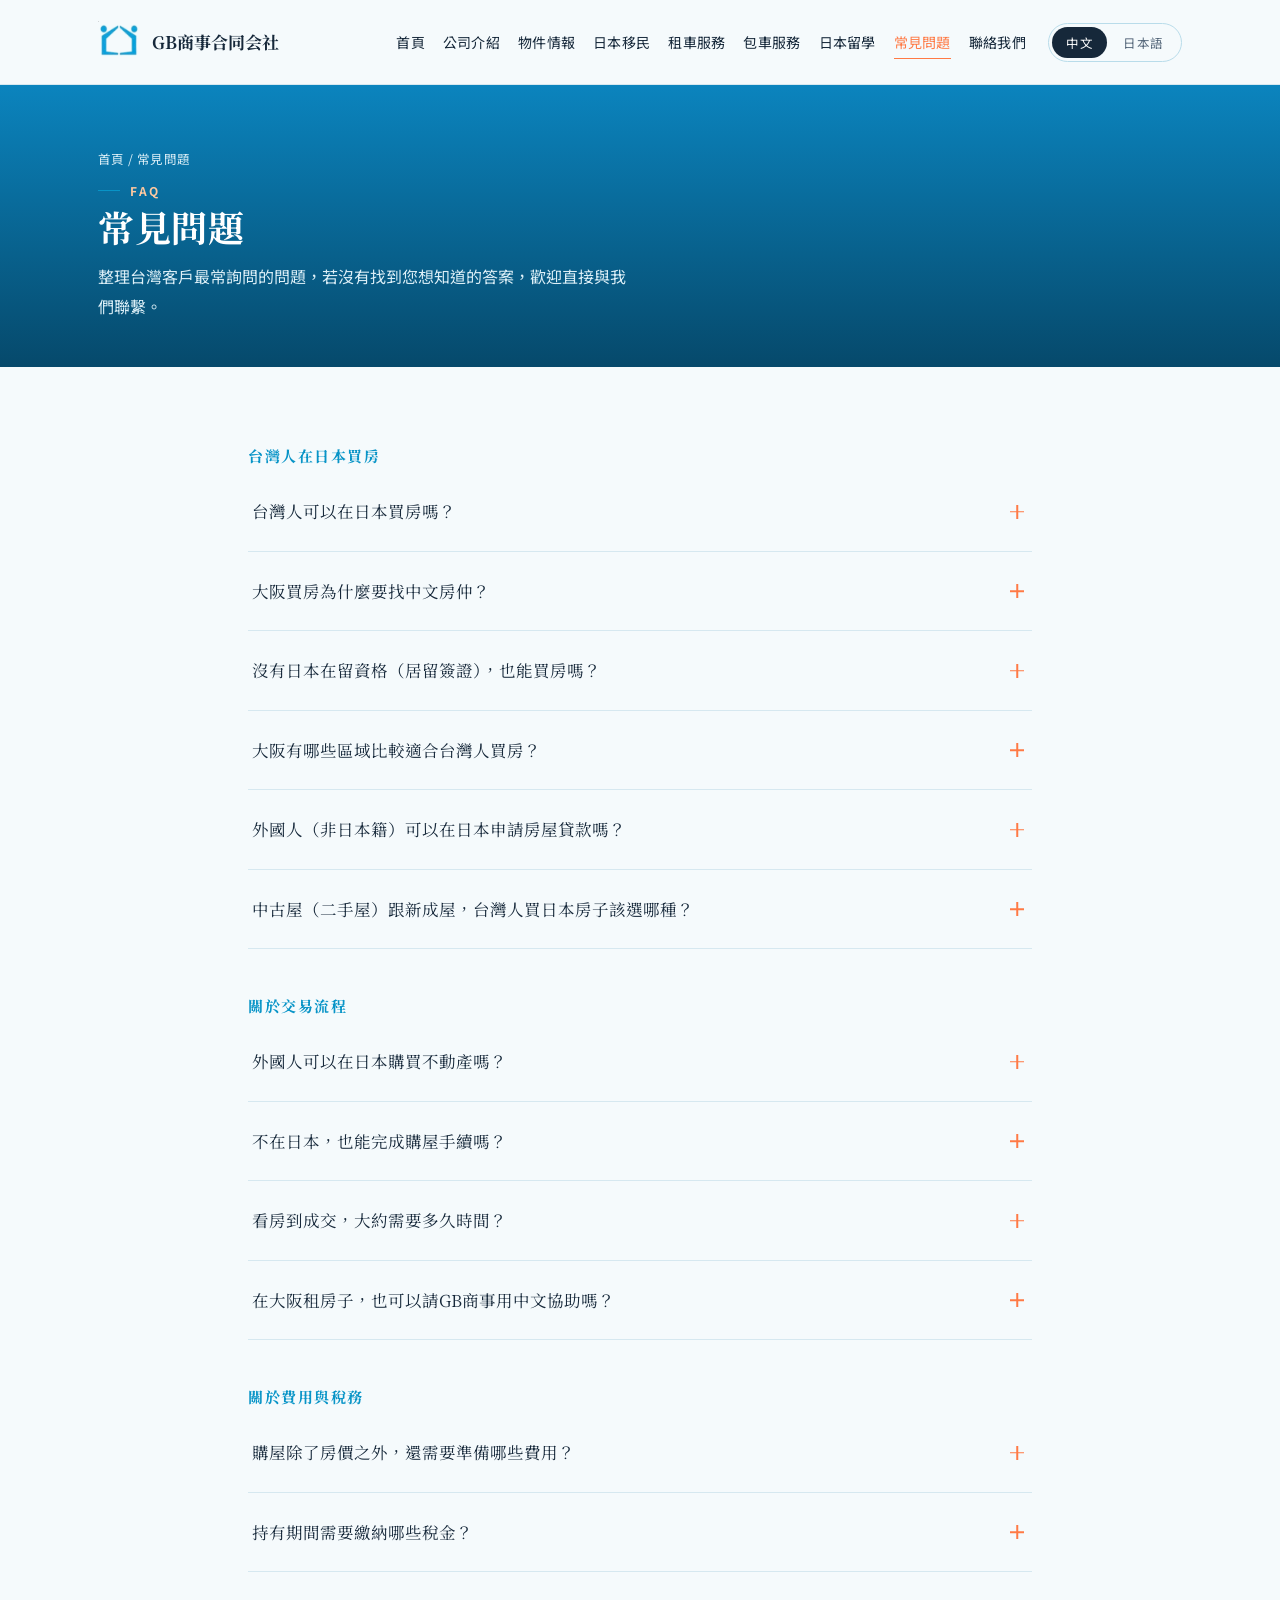
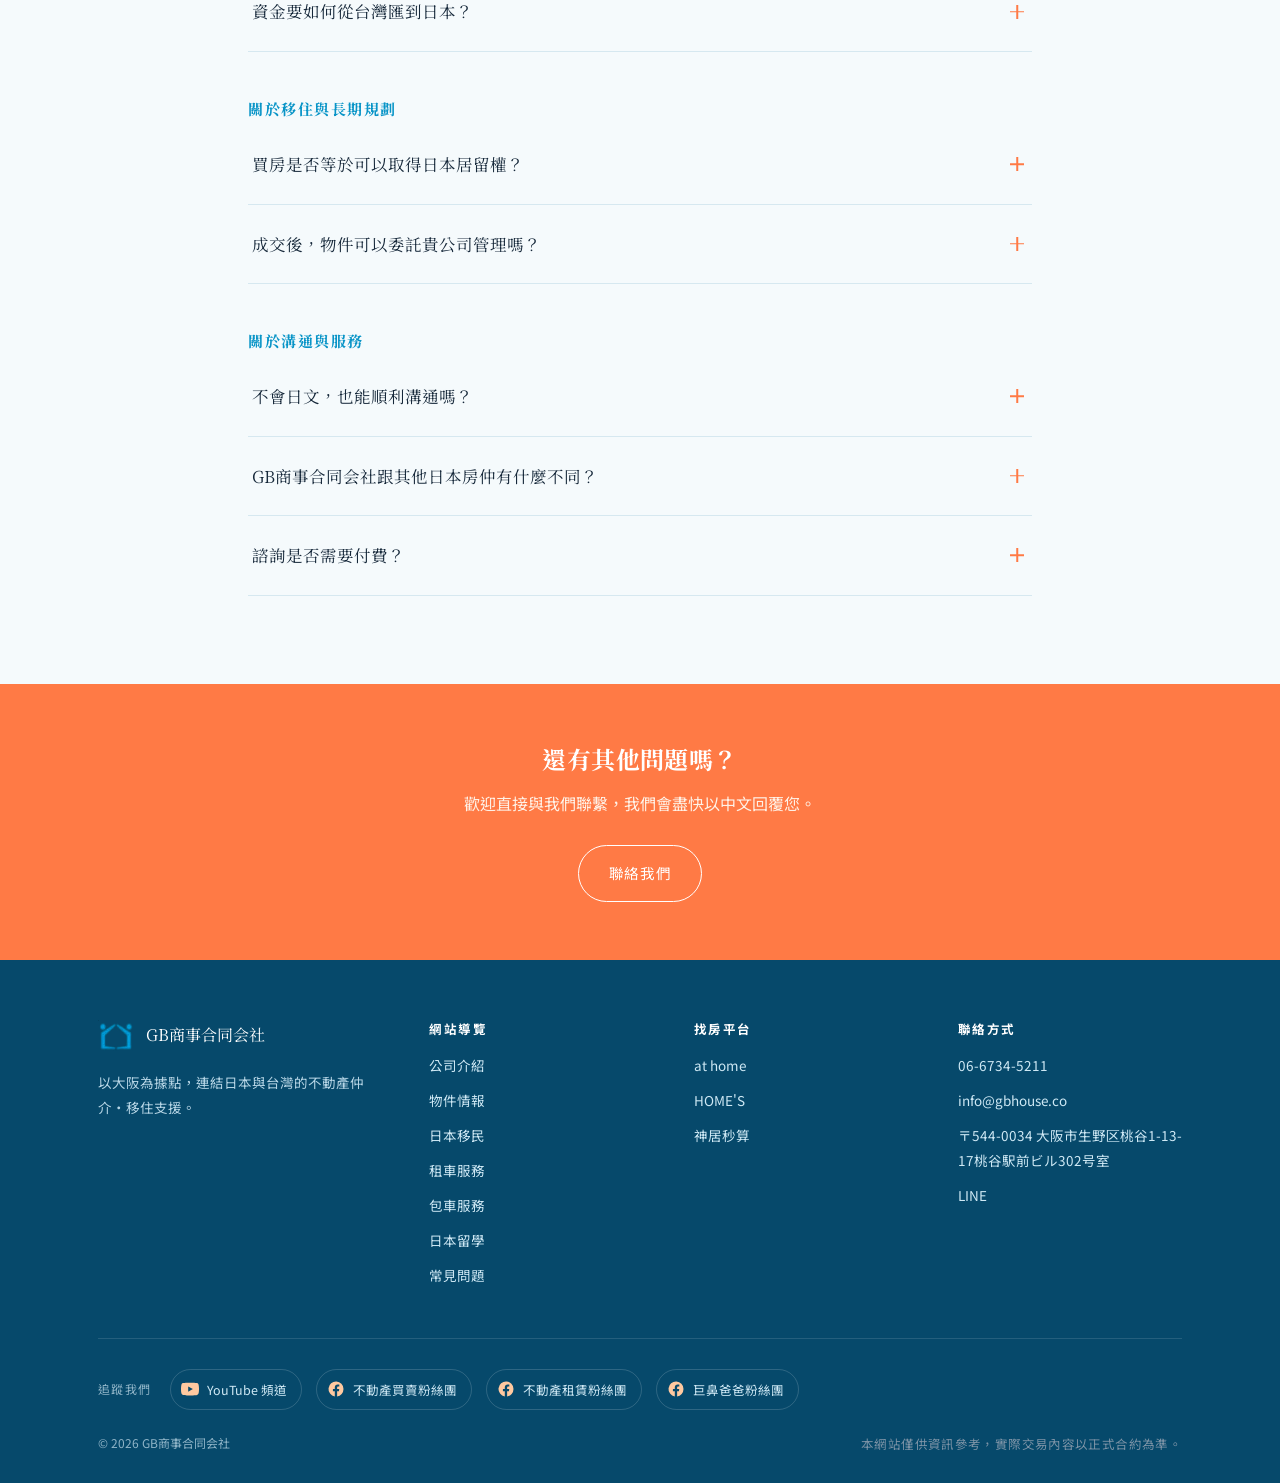
<file: faq.html>
<!DOCTYPE html>
<html lang="zh-Hant">
<head>
<meta charset="UTF-8">
<!-- Google Analytics 4 -->
<script async src="https://www.googletagmanager.com/gtag/js?id=G-TK370BB6TW"></script>
<script>
  window.dataLayer = window.dataLayer || [];
  function gtag(){dataLayer.push(arguments);}
  gtag('js', new Date());
  gtag('config', 'G-TK370BB6TW');
</script>
<meta name="viewport" content="width=device-width, initial-scale=1">
<link rel="canonical" href="https://gbhouse.co/faq.html">
<title data-ja-text="よくある質問｜台湾の方の日本不動産購入Q&A｜GB商事合同会社">常見問題｜台灣人日本買房、大阪不動產Q&amp;A｜GB商事合同会社</title>
<meta name="description" content="台灣人可以在日本買房嗎？大阪買房推薦中文房仲嗎？整理台灣人最常詢問的日本不動產、大阪買房、租屋與移住問題，由大阪的中文房仲GB商事合同会社為您解答。" data-ja-content="台湾人は日本で不動産を購入できる？大阪で中国語対応の不動産会社は？台湾の方からよく寄せられる日本の不動産・大阪での購入・賃貸・移住のご質問に、GB商事合同会社がお答えします。">
<meta property="og:type" content="website">
<meta property="og:site_name" content="GB商事合同会社">
<meta property="og:locale" content="zh_TW">
<meta property="og:url" content="https://gbhouse.co/faq.html">
<meta property="og:title" content="常見問題｜台灣人日本買房、大阪不動產Q&amp;A｜GB商事合同会社">
<meta property="og:description" content="台灣人可以在日本買房嗎？大阪買房推薦中文房仲嗎？整理台灣人最常詢問的日本不動產、大阪買房、租屋與移住問題，由大阪的中文房仲GB商事合同会社為您解答。">
<meta property="og:image" content="https://gbhouse.co/office.jpg">
<meta name="twitter:card" content="summary_large_image">
<link rel="icon" type="image/png" sizes="32x32" href="assets/favicon-32.png?v=2">
<link rel="icon" type="image/png" sizes="16x16" href="assets/favicon-16.png?v=2">
<link rel="apple-touch-icon" href="assets/apple-touch-icon.png?v=2">
<link rel="icon" href="assets/favicon-v2.ico?v=2">
<link rel="preconnect" href="https://fonts.googleapis.com">
<link rel="preconnect" href="https://fonts.gstatic.com" crossorigin>
<link href="https://fonts.googleapis.com/css2?family=Noto+Serif+TC:wght@500;700&family=Noto+Sans+TC:wght@400;500;700&display=swap" rel="stylesheet">
<link rel="stylesheet" href="css/style.css?v=3">
<script type="application/ld+json">
{
  "@context": "https://schema.org",
  "@type": "FAQPage",
  "mainEntity": [
    {
      "@type": "Question",
      "name": "台灣人可以在日本買房嗎？",
      "acceptedAnswer": { "@type": "Answer", "text": "可以。日本法律沒有限制外國人購買不動產，台灣人可以用自己的名義購買日本的住宅、土地與投資物件，流程與日本人基本相同。但要注意，單純購買不動產本身不會直接取得日本的居留資格，這是兩件分開的事。" }
    },
    {
      "@type": "Question",
      "name": "大阪買房為什麼要找中文房仲？",
      "acceptedAnswer": { "@type": "Answer", "text": "日本的不動產交易會用到大量日文合約與專有名詞，例如重要事項說明書、登記簿謄本等，若沒有中文協助，很容易誤解關鍵條款。GB商事合同会社由台灣籍代表帶領，從物件搜尋、看房到簽約，全程以中文說明每一個環節，讓您清楚掌握交易內容。" }
    },
    {
      "@type": "Question",
      "name": "沒有日本在留資格（居留簽證），也能買房嗎？",
      "acceptedAnswer": { "@type": "Answer", "text": "可以。購買日本不動產本身不需要具備日本在留資格，許多台灣客戶都是以海外身分直接購買，作為投資或未來自住的準備。不過貸款條件、銀行開戶等手續，會因是否具備日本在留資格而有所不同，建議先與我們確認可行的方式。" }
    },
    {
      "@type": "Question",
      "name": "大阪有哪些區域比較適合台灣人買房？",
      "acceptedAnswer": { "@type": "Answer", "text": "依用途而定：重視交通與都心機能，可考慮梅田、難波周邊；預算相對有限、想貼近在地生活氣息，生野區、東大阪、平野區等是常見選擇；若是投資出租型物件，則需視周邊租屋需求另外評估。適合的區域會因您的預算與目的不同，歡迎與我們討論您的需求。" }
    },
    {
      "@type": "Question",
      "name": "外國人（非日本籍）可以在日本申請房屋貸款嗎？",
      "acceptedAnswer": { "@type": "Answer", "text": "部分日本金融機構有提供外國人貸款方案，但條件通常較嚴格，例如可能需要一定的在留資格或在日收入證明，實際可貸成數與利率會依個人狀況與銀行政策而有很大差異。我們可以協助您了解目前可申請的管道與大致方向，但無法代為承諾核貸結果或金額。" }
    },
    {
      "@type": "Question",
      "name": "中古屋（二手屋）跟新成屋，台灣人買日本房子該選哪種？",
      "acceptedAnswer": { "@type": "Answer", "text": "兩者各有優缺點：中古屋單價通常較低、選擇較多，但需留意屋齡與抗震年份；新成屋設備較新、通常不需立即整修，但總價通常較高。適合的選擇會依您的預算、用途（自住或投資）與風險承受度而不同，歡迎告訴我們您的需求，我們協助您分析比較。" }
    },
    {
      "@type": "Question",
      "name": "外國人可以在日本購買不動產嗎？",
      "acceptedAnswer": { "@type": "Answer", "text": "可以。日本對外國人購買不動產並無國籍限制，流程與日本人基本相同。惟部分融資、貸款條件會因居留身分而有所不同，建議事先諮詢。" }
    },
    {
      "@type": "Question",
      "name": "不在日本，也能完成購屋手續嗎？",
      "acceptedAnswer": { "@type": "Answer", "text": "可以透過視訊看房、委任狀（委任状）與司法書士協助，多數程序可遠端完成，僅簽約及重要文件簽署可能仍需親自或委任辦理。" }
    },
    {
      "@type": "Question",
      "name": "看房到成交，大約需要多久時間？",
      "acceptedAnswer": { "@type": "Answer", "text": "依物件狀況與貸款安排不同，一般約1至3個月。若為現金交易且物件條件單純，時程可能更短。" }
    },
    {
      "@type": "Question",
      "name": "在大阪租房子，也可以請GB商事用中文協助嗎？",
      "acceptedAnswer": { "@type": "Answer", "text": "可以。GB商事合同会社位於大阪市生野區桃谷，提供不動產租賃仲介服務，可用中文或日文溝通。請透過LINE或聯絡表單告訴我們預算、希望地區與入住時間，我們會依您的需求協助尋找物件；實際能否承租仍依各物件的入居審查條件而定。" }
    },
    {
      "@type": "Question",
      "name": "購屋除了房價之外，還需要準備哪些費用？",
      "acceptedAnswer": { "@type": "Answer", "text": "常見的還包括仲介手續費、登記規費、司法書士報酬、印花稅、不動產取得稅等，合計約為房價的6%至10%，實際金額因物件與地區而異，我們會在報價時提供明細。" }
    },
    {
      "@type": "Question",
      "name": "持有期間需要繳納哪些稅金？",
      "acceptedAnswer": { "@type": "Answer", "text": "主要為固定資產稅與都市計畫稅，每年課徵一次；若有出租收入，另需申報所得稅。詳細稅務規劃建議諮詢合作稅務顧問。" }
    },
    {
      "@type": "Question",
      "name": "資金要如何從台灣匯到日本？",
      "acceptedAnswer": { "@type": "Answer", "text": "一般透過銀行電匯（跨境匯款）進行，需留意匯率、手續費與資金來源證明文件。我們可協助說明流程並提醒需準備的文件。" }
    },
    {
      "@type": "Question",
      "name": "買房是否等於可以取得日本居留權？",
      "acceptedAnswer": { "@type": "Answer", "text": "不會。日本並沒有「買房即可取得居留權」的制度，購屋與在留資格是兩件獨立的事。若有長期居留規劃，需另外符合在留資格的申請條件，建議諮詢行政書士等專業人士。" }
    },
    {
      "@type": "Question",
      "name": "成交後，物件可以委託貴公司管理嗎？",
      "acceptedAnswer": { "@type": "Answer", "text": "可以。我們提供租賃招租、房客管理與月次收支報表結算等售後管理服務，讓身在海外的屋主也能掌握物件狀況。" }
    },
    {
      "@type": "Question",
      "name": "不會日文，也能順利溝通嗎？",
      "acceptedAnswer": { "@type": "Answer", "text": "沒問題。我們的代表與團隊皆能以中文溝通，從看房、簽約到後續管理，全程都能以中文說明重要內容。" }
    },
    {
      "@type": "Question",
      "name": "GB商事合同会社跟其他日本房仲有什麼不同？",
      "acceptedAnswer": { "@type": "Answer", "text": "我們是位於大阪、由台灣籍代表親自帶領的不動產公司，最大的不同在於「全程中文」——從物件搜尋、看房、合約重點解說到成交後的租賃管理，都能用中文溝通，不需要透過翻譯軟體猜測合約內容。我們同時熟悉台灣客戶在跨國交易上常見的疑慮，例如匯款流程、稅務申報方向等，能提前為您說明。" }
    },
    {
      "@type": "Question",
      "name": "諮詢是否需要付費？",
      "acceptedAnswer": { "@type": "Answer", "text": "初次諮詢完全免費，歡迎透過LINE或聯絡表單與我們約時間，了解您的需求後再提供具體建議。" }
    }
  ]
}
</script>
</head>
<body>

<header class="site-header">
  <div class="wrap">
    <a href="index.html" class="brand">
      <img src="assets/logo.png" alt="GB商事合同会社" width="42" height="42">
      <span class="brand-text">GB商事合同会社</span>
    </a>
    <nav class="main-nav" aria-label="主要導覽" data-ja-aria-label="メインメニュー">
      <ul>
        <li><a href="index.html"><span data-zh>首頁</span><span data-ja>ホーム</span></a></li>
        <li><a href="about.html"><span data-zh>公司介紹</span><span data-ja>会社概要</span></a></li>
        <li><a href="properties.html"><span data-zh>物件情報</span><span data-ja>物件情報</span></a></li>
        <li><a href="immigration.html"><span data-zh>日本移民</span><span data-ja>日本移住</span></a></li>
        <li><a href="car-rental.html"><span data-zh>租車服務</span><span data-ja>レンタカー</span></a></li>
        <li><a href="charter-bus.html"><span data-zh>包車服務</span><span data-ja>貸切バス</span></a></li>
        <li><a href="study-abroad.html"><span data-zh>日本留學</span><span data-ja>日本留学</span></a></li>
        <li><a href="faq.html" aria-current="page"><span data-zh>常見問題</span><span data-ja>よくある質問</span></a></li>
        <li><a href="contact.html"><span data-zh>聯絡我們</span><span data-ja>お問い合わせ</span></a></li>
      </ul>
      <div class="lang-switch" role="group" aria-label="Language">
        <button type="button" data-lang="zh">中文</button>
        <button type="button" data-lang="ja">日本語</button>
      </div>
    </nav>
    <button class="nav-toggle" aria-label="開啟選單" data-ja-aria-label="メニューを開く" aria-expanded="false"><span></span></button>
  </div>
</header>

<section class="page-hero">
  <div class="wrap">
    <p class="breadcrumb"><a href="index.html"><span data-zh>首頁</span><span data-ja>ホーム</span></a> / <span data-zh>常見問題</span><span data-ja>よくある質問</span></p>
    <p class="eyebrow">FAQ</p>
    <h1><span data-zh>常見問題</span><span data-ja>よくある質問</span></h1>
    <p><span data-zh>整理台灣客戶最常詢問的問題，若沒有找到您想知道的答案，歡迎直接與我們聯繫。</span><span data-ja>台湾のお客様からよくいただくご質問をまとめました。解決しない場合はお気軽にお問い合わせください。</span></p>
  </div>
</section>

<section>
  <div class="wrap" style="max-width:840px;">

    <div class="faq-cat">
      <h2 id="buying" style="scroll-margin-top:100px;"><span data-zh>台灣人在日本買房</span><span data-ja>台湾の方の日本での不動産購入について</span></h2>

      <details class="faq-item">
        <summary><span><span data-zh>台灣人可以在日本買房嗎？</span><span data-ja>台湾人でも日本で不動産を購入できますか？</span></span><span class="plus"></span></summary>
        <div class="faq-a">
          <p><span data-zh>可以。日本法律沒有限制外國人購買不動產，台灣人可以用自己的名義購買日本的住宅、土地與投資物件，流程與日本人基本相同。但要注意，單純購買不動產本身不會直接取得日本的居留資格，這是兩件分開的事。</span><span data-ja>可能です。日本の法律では外国人の不動産購入に制限はなく、台湾籍の方もご自身の名義で日本の住宅・土地・投資物件を購入できます。手続きは日本人の場合とほぼ同じです。ただし、不動産の購入自体が日本の在留資格取得につながるわけではない点にご注意ください。</span></p>
        </div>
      </details>

      <details class="faq-item">
        <summary><span><span data-zh>大阪買房為什麼要找中文房仲？</span><span data-ja>大阪で不動産を買うとき、なぜ中国語対応の不動産会社がいいのですか？</span></span><span class="plus"></span></summary>
        <div class="faq-a">
          <p><span data-zh>日本的不動產交易會用到大量日文合約與專有名詞，例如重要事項說明書、登記簿謄本等，若沒有中文協助，很容易誤解關鍵條款。GB商事合同会社由台灣籍代表帶領，從物件搜尋、看房到簽約，全程以中文說明每一個環節，讓您清楚掌握交易內容。</span><span data-ja>日本の不動産取引では、重要事項説明書や登記簿謄本など、専門的な日本語の書類が多く登場します。中国語のサポートがないと、重要な条件を誤解してしまうことも。GB商事合同会社は台湾籍の代表が率い、物件探しから内見、契約まで中国語でご説明しますので、安心して取引を進めていただけます。</span></p>
        </div>
      </details>

      <details class="faq-item">
        <summary><span><span data-zh>沒有日本在留資格（居留簽證），也能買房嗎？</span><span data-ja>日本の在留資格（ビザ）がなくても不動産を購入できますか？</span></span><span class="plus"></span></summary>
        <div class="faq-a">
          <p><span data-zh>可以。購買日本不動產本身不需要具備日本在留資格，許多台灣客戶都是以海外身分直接購買，作為投資或未來自住的準備。不過貸款條件、銀行開戶等手續，會因是否具備日本在留資格而有所不同，建議先與我們確認可行的方式。</span><span data-ja>可能です。日本の不動産購入自体に在留資格は必要なく、多くの台湾のお客様が海外在住のまま投資用や将来の住まいとして購入されています。ただし、ローンの条件や銀行口座開設などの手続きは在留資格の有無によって異なるため、事前にご相談いただくことをおすすめします。</span></p>
        </div>
      </details>

      <details class="faq-item">
        <summary><span><span data-zh>大阪有哪些區域比較適合台灣人買房？</span><span data-ja>大阪で台湾の方に人気のエリアはどこですか？</span></span><span class="plus"></span></summary>
        <div class="faq-a">
          <p><span data-zh>依用途而定：重視交通與都心機能，可考慮梅田、難波周邊；預算相對有限、想貼近在地生活氣息，生野區、東大阪、平野區等是常見選擇；若是投資出租型物件，則需視周邊租屋需求另外評估。適合的區域會因您的預算與目的不同，歡迎與我們討論您的需求。</span><span data-ja>ご希望によって異なります。交通や都心の利便性を重視される方には梅田・難波エリア、ご予算を抑えつつ生活感のあるエリアをお探しの方には生野区・東大阪・平野区などが人気です。投資用物件の場合は周辺の賃貸需要も含めて検討が必要です。ご予算やご希望をお聞かせいただければ、具体的にご提案いたします。</span></p>
        </div>
      </details>

      <details class="faq-item">
        <summary><span><span data-zh>外國人（非日本籍）可以在日本申請房屋貸款嗎？</span><span data-ja>外国籍でも日本で住宅ローンを組めますか？</span></span><span class="plus"></span></summary>
        <div class="faq-a">
          <p><span data-zh>部分日本金融機構有提供外國人貸款方案，但條件通常較嚴格，例如可能需要一定的在留資格或在日收入證明，實際可貸成數與利率會依個人狀況與銀行政策而有很大差異。我們可以協助您了解目前可申請的管道與大致方向，但無法代為承諾核貸結果或金額。</span><span data-ja>一部の金融機関では外国籍の方向けのローン商品を用意していますが、在留資格や日本国内での収入証明などの条件が求められることが多く、融資可能額や金利は個人の状況や金融機関の方針によって大きく異なります。現在申請可能な選択肢についてはご案内できますが、審査結果や融資額をお約束することはできません。</span></p>
        </div>
      </details>

      <details class="faq-item">
        <summary><span><span data-zh>中古屋（二手屋）跟新成屋，台灣人買日本房子該選哪種？</span><span data-ja>中古マンションと新築、台湾の方にはどちらがおすすめですか？</span></span><span class="plus"></span></summary>
        <div class="faq-a">
          <p><span data-zh>兩者各有優缺點：中古屋單價通常較低、選擇較多，但需留意屋齡與抗震年份；新成屋設備較新、通常不需立即整修，但總價通常較高。適合的選擇會依您的預算、用途（自住或投資）與風險承受度而不同，歡迎告訴我們您的需求，我們協助您分析比較。</span><span data-ja>それぞれに一長一短があります。中古マンションは価格が抑えられ選択肢も豊富ですが、築年数や耐震基準の確認が必要です。新築は設備が新しくすぐに入居できる反面、総額は高くなる傾向があります。ご予算や目的（自住か投資か）によって最適な選択は変わりますので、ご希望をお聞かせいただければ具体的に比較・ご提案いたします。</span></p>
        </div>
      </details>
    </div>

    <div class="faq-cat">
      <h2><span data-zh>關於交易流程</span><span data-ja>取引の流れについて</span></h2>

      <details class="faq-item">
        <summary><span><span data-zh>外國人可以在日本購買不動產嗎？</span><span data-ja>外国人でも日本の不動産を購入できますか？</span></span><span class="plus"></span></summary>
        <div class="faq-a">
          <p><span data-zh>可以。日本對外國人購買不動產並無國籍限制，流程與日本人基本相同。惟部分融資、貸款條件會因居留身分而有所不同，建議事先諮詢。</span><span data-ja>可能です。日本では外国人の不動産購入に国籍による制限はなく、基本的な手続きは日本人と同様です。ただし融資条件は在留資格により異なる場合があるため、事前のご相談をおすすめします。</span></p>
        </div>
      </details>

      <details class="faq-item">
        <summary><span><span data-zh>不在日本，也能完成購屋手續嗎？</span><span data-ja>日本に滞在せずに購入手続きは可能ですか？</span></span><span class="plus"></span></summary>
        <div class="faq-a">
          <p><span data-zh>可以透過視訊看房、委任狀（委任状）與司法書士協助，多數程序可遠端完成，僅簽約及重要文件簽署可能仍需親自或委任辦理。</span><span data-ja>オンライン内見や委任状の活用、司法書士のサポートにより、多くの手続きは遠隔で対応可能です。契約や重要書類の署名については、ご本人または委任による対応が必要な場合があります。</span></p>
        </div>
      </details>

      <details class="faq-item">
        <summary><span><span data-zh>看房到成交，大約需要多久時間？</span><span data-ja>内見から成約まで、どのくらいの期間がかかりますか？</span></span><span class="plus"></span></summary>
        <div class="faq-a">
          <p><span data-zh>依物件狀況與貸款安排不同，一般約1至3個月。若為現金交易且物件條件單純，時程可能更短。</span><span data-ja>物件やローンの状況により異なりますが、目安として1〜3ヶ月程度です。現金決済でシンプルな物件の場合は、より短期間で成約することもあります。</span></p>
        </div>
      </details>

      <details class="faq-item">
        <summary><span><span data-zh>在大阪租房子，也可以請GB商事用中文協助嗎？</span><span data-ja>大阪の賃貸物件探しも、中国語でサポートしてもらえますか？</span></span><span class="plus"></span></summary>
        <div class="faq-a">
          <p><span data-zh>可以。GB商事合同会社位於大阪市生野區桃谷，提供不動產租賃仲介服務，可用中文或日文溝通。請透過LINE或聯絡表單告訴我們預算、希望地區與入住時間，我們會依您的需求協助尋找物件；實際能否承租仍依各物件的入居審查條件而定。</span><span data-ja>はい。GB商事合同会社は大阪市生野区桃谷にあり、不動産の賃貸仲介を中国語・日本語で承ります。ご予算・ご希望エリア・入居時期をLINEまたはお問い合わせフォームからお知らせいただければ、ご要望に合わせて物件探しをお手伝いします。ご入居の可否は物件ごとの入居審査の条件によります。</span></p>
        </div>
      </details>
    </div>

    <div class="faq-cat">
      <h2><span data-zh>關於費用與稅務</span><span data-ja>費用・税金について</span></h2>

      <details class="faq-item">
        <summary><span><span data-zh>購屋除了房價之外，還需要準備哪些費用？</span><span data-ja>購入価格以外に、どのような費用が必要ですか？</span></span><span class="plus"></span></summary>
        <div class="faq-a">
          <p><span data-zh>常見的還包括仲介手續費、登記規費、司法書士報酬、印花稅、不動產取得稅等，合計約為房價的6%至10%，實際金額因物件與地區而異，我們會在報價時提供明細。</span><span data-ja>仲介手数料、登記費用、司法書士報酬、印紙税、不動産取得税などが一般的で、合計は物件価格の6〜10%程度が目安です。物件やエリアにより異なるため、お見積り時に詳細をご案内します。</span></p>
        </div>
      </details>

      <details class="faq-item">
        <summary><span><span data-zh>持有期間需要繳納哪些稅金？</span><span data-ja>保有期間中に発生する税金はありますか？</span></span><span class="plus"></span></summary>
        <div class="faq-a">
          <p><span data-zh>主要為固定資產稅與都市計畫稅，每年課徵一次；若有出租收入，另需申報所得稅。詳細稅務規劃建議諮詢合作稅務顧問。</span><span data-ja>主に固定資産税・都市計画税が毎年課税されます。賃貸収入がある場合は所得税の申告も必要です。詳しい税務プランについては、提携の税理士へのご相談をおすすめします。</span></p>
        </div>
      </details>

      <details class="faq-item">
        <summary><span><span data-zh>資金要如何從台灣匯到日本？</span><span data-ja>台湾から日本への資金の送金方法は？</span></span><span class="plus"></span></summary>
        <div class="faq-a">
          <p><span data-zh>一般透過銀行電匯（跨境匯款）進行，需留意匯率、手續費與資金來源證明文件。我們可協助說明流程並提醒需準備的文件。</span><span data-ja>一般的に銀行の海外送金（電信送金）を利用します。為替レートや手数料、資金源泉証明の準備にご注意ください。手続きの流れや必要書類について、弊社よりご案内いたします。</span></p>
        </div>
      </details>
    </div>

    <div class="faq-cat">
      <h2 id="relocation" style="scroll-margin-top:100px;"><span data-zh>關於移住與長期規劃</span><span data-ja>移住・長期プランについて</span></h2>

      <details class="faq-item">
        <summary><span><span data-zh>買房是否等於可以取得日本居留權？</span><span data-ja>不動産を購入すれば、日本の在留資格が得られますか？</span></span><span class="plus"></span></summary>
        <div class="faq-a">
          <p><span data-zh>不會。日本並沒有「買房即可取得居留權」的制度，購屋與在留資格是兩件獨立的事。若有長期居留規劃，需另外符合在留資格的申請條件，建議諮詢行政書士等專業人士。</span><span data-ja>いいえ。日本には「不動産購入により在留資格が得られる」制度はなく、購入と在留資格の取得は別の手続きです。長期滞在をご検討の場合は、別途在留資格の要件を満たす必要があるため、行政書士など専門家へのご相談をおすすめします。</span></p>
        </div>
      </details>

      <details class="faq-item">
        <summary><span><span data-zh>成交後，物件可以委託貴公司管理嗎？</span><span data-ja>成約後、物件の管理を委託できますか？</span></span><span class="plus"></span></summary>
        <div class="faq-a">
          <p><span data-zh>可以。我們提供租賃招租、房客管理與月次收支報表結算等售後管理服務，讓身在海外的屋主也能掌握物件狀況。</span><span data-ja>可能です。入居者募集・管理、月次収支報告などの管理サービスをご提供しており、海外にいらっしゃるオーナー様でも物件の状況を把握いただけます。</span></p>
        </div>
      </details>
    </div>

    <div class="faq-cat">
      <h2><span data-zh>關於溝通與服務</span><span data-ja>ご対応・コミュニケーションについて</span></h2>

      <details class="faq-item">
        <summary><span><span data-zh>不會日文，也能順利溝通嗎？</span><span data-ja>日本語が話せなくても大丈夫ですか？</span></span><span class="plus"></span></summary>
        <div class="faq-a">
          <p><span data-zh>沒問題。我們的代表與團隊皆能以中文溝通，從看房、簽約到後續管理，全程都能以中文說明重要內容。</span><span data-ja>ご安心ください。代表およびチームは中国語対応が可能で、内見から契約、その後の管理まで、重要な内容は中国語でご説明します。</span></p>
        </div>
      </details>

      <details class="faq-item">
        <summary><span><span data-zh>GB商事合同会社跟其他日本房仲有什麼不同？</span><span data-ja>GB商事合同会社は他の日本の不動産会社と何が違いますか？</span></span><span class="plus"></span></summary>
        <div class="faq-a">
          <p><span data-zh>我們是位於大阪、由台灣籍代表親自帶領的不動產公司，最大的不同在於「全程中文」——從物件搜尋、看房、合約重點解說到成交後的租賃管理，都能用中文溝通，不需要透過翻譯軟體猜測合約內容。我們同時熟悉台灣客戶在跨國交易上常見的疑慮，例如匯款流程、稅務申報方向等，能提前為您說明。</span><span data-ja>大阪を拠点に、台湾籍の代表が直接対応する不動産会社である点が特徴です。物件探しから内見、契約内容のご説明、ご成約後の賃貸管理まで、すべて中国語で対応可能なため、翻訳ソフトに頼らず安心して取引を進めていただけます。台湾のお客様が国際取引で不安に感じやすい送金手続きや税務の方向性についても、事前にご説明しています。</span></p>
        </div>
      </details>

      <details class="faq-item">
        <summary><span><span data-zh>諮詢是否需要付費？</span><span data-ja>ご相談は有料ですか？</span></span><span class="plus"></span></summary>
        <div class="faq-a">
          <p><span data-zh>初次諮詢完全免費，歡迎透過LINE或聯絡表單與我們約時間，了解您的需求後再提供具體建議。</span><span data-ja>初回のご相談は無料です。LINEやお問い合わせフォームからお気軽にご連絡いただき、ご要望をお伺いした上で具体的なご提案をいたします。</span></p>
        </div>
      </details>
    </div>

  </div>
</section>

<section class="cta-band">
  <div class="wrap">
    <h2><span data-zh>還有其他問題嗎？</span><span data-ja>その他ご不明な点はございますか？</span></h2>
    <p><span data-zh>歡迎直接與我們聯繫，我們會盡快以中文回覆您。</span><span data-ja>お気軽にお問い合わせください。中国語で迅速にご返信いたします。</span></p>
    <a href="contact.html" class="btn btn-outline">
      <span data-zh>聯絡我們</span><span data-ja>お問い合わせ</span>
    </a>
  </div>
</section>

<footer class="site-footer">
  <div class="wrap">
    <div class="footer-grid">
      <div>
        <div class="footer-brand">
          <img src="assets/logo.png" alt="GB商事合同会社" width="36" height="36">
          <span class="name">GB商事合同会社</span>
        </div>
        <p style="font-size:13.5px;color:#B7D6E6;">
          <span data-zh>以大阪為據點，連結日本與台灣的不動產仲介・移住支援。</span>
          <span data-ja>大阪を拠点に、日本と台湾をつなぐ不動産仲介・移住サポート。</span>
        </p>
      </div>
      <div>
        <h4><span data-zh>網站導覽</span><span data-ja>サイトナビ</span></h4>
        <ul>
          <li><a href="about.html"><span data-zh>公司介紹</span><span data-ja>会社概要</span></a></li>
          <li><a href="properties.html"><span data-zh>物件情報</span><span data-ja>物件情報</span></a></li>
          <li><a href="immigration.html"><span data-zh>日本移民</span><span data-ja>日本移住</span></a></li>
          <li><a href="car-rental.html"><span data-zh>租車服務</span><span data-ja>レンタカー</span></a></li>
          <li><a href="charter-bus.html"><span data-zh>包車服務</span><span data-ja>貸切バス</span></a></li>
          <li><a href="study-abroad.html"><span data-zh>日本留學</span><span data-ja>日本留学</span></a></li>
          <li><a href="faq.html"><span data-zh>常見問題</span><span data-ja>よくある質問</span></a></li>
        </ul>
      </div>
      <div>
        <h4><span data-zh>找房平台</span><span data-ja>不動産ポータル</span></h4>
        <ul>
          <li><a href="https://www-athome-co-jp.translate.goog/?_x_tr_sl=ja&amp;_x_tr_tl=zh-TW&amp;_x_tr_hl=zh-TW&amp;_x_tr_pto=wapp" target="_blank" rel="noopener">at home</a></li>
          <li><a href="https://www-homes-co-jp.translate.goog/?_x_tr_sl=ja&amp;_x_tr_tl=zh-TW&amp;_x_tr_hl=zh-TW&amp;_x_tr_pto=wapp" target="_blank" rel="noopener">HOME'S</a></li>
          <li><a href="https://zh.shenjumiaosuan.com/" target="_blank" rel="noopener"><span data-zh>神居秒算</span><span data-ja>神居秒算</span></a></li>
        </ul>
      </div>
      <div>
        <h4><span data-zh>聯絡方式</span><span data-ja>お問い合わせ</span></h4>
        <ul>
          <li>06-6734-5211</li>
          <li>info@gbhouse.co</li>
          <li><span data-zh>〒544-0034 大阪市生野区桃谷1-13-17桃谷駅前ビル302号室</span><span data-ja>〒544-0034 大阪市生野区桃谷1-13-17桃谷駅前ビル302号室</span></li>
          <li><a href="https://line.me/R/ti/p/%40381wtasq" target="_blank" rel="noopener">LINE</a></li>
        </ul>
      </div>
    </div>
    <div class="footer-social">
      <span class="footer-social-label"><span data-zh>追蹤我們</span><span data-ja>フォローする</span></span>
      <a href="https://www.youtube.com/@%E5%B7%A8%E9%BC%BB%E7%88%B8%E7%88%B8/videos" target="_blank" rel="noopener" class="social-icon" aria-label="YouTube">
        <svg viewBox="0 0 24 24" width="18" height="18" aria-hidden="true"><path fill="currentColor" d="M23.5 6.2a3 3 0 0 0-2.1-2.1C19.5 3.5 12 3.5 12 3.5s-7.5 0-9.4.6A3 3 0 0 0 .5 6.2 31 31 0 0 0 0 12a31 31 0 0 0 .5 5.8 3 3 0 0 0 2.1 2.1c1.9.6 9.4.6 9.4.6s7.5 0 9.4-.6a3 3 0 0 0 2.1-2.1A31 31 0 0 0 24 12a31 31 0 0 0-.5-5.8ZM9.6 15.5V8.5L15.8 12Z"/></svg>
        <span data-zh>YouTube 頻道</span><span data-ja>YouTubeチャンネル</span>
      </a>
      <a href="https://www.facebook.com/profile.php?id=61564500165151" target="_blank" rel="noopener" class="social-icon" aria-label="Facebook">
        <svg viewBox="0 0 24 24" width="18" height="18" aria-hidden="true"><path fill="currentColor" d="M22 12a10 10 0 1 0-11.6 9.9v-7H7.9V12h2.5V9.8c0-2.5 1.5-3.9 3.8-3.9 1.1 0 2.2.2 2.2.2v2.5h-1.3c-1.2 0-1.6.8-1.6 1.6V12h2.8l-.4 2.9h-2.4v7A10 10 0 0 0 22 12Z"/></svg>
        <span data-zh>不動產買賣粉絲團</span><span data-ja>不動産売買ページ</span>
      </a>
      <a href="https://www.facebook.com/profile.php?id=61551256823530" target="_blank" rel="noopener" class="social-icon" aria-label="Facebook">
        <svg viewBox="0 0 24 24" width="18" height="18" aria-hidden="true"><path fill="currentColor" d="M22 12a10 10 0 1 0-11.6 9.9v-7H7.9V12h2.5V9.8c0-2.5 1.5-3.9 3.8-3.9 1.1 0 2.2.2 2.2.2v2.5h-1.3c-1.2 0-1.6.8-1.6 1.6V12h2.8l-.4 2.9h-2.4v7A10 10 0 0 0 22 12Z"/></svg>
        <span data-zh>不動產租賃粉絲團</span><span data-ja>不動産賃貸ページ</span>
      </a>
      <a href="https://www.facebook.com/gb88520/" target="_blank" rel="noopener" class="social-icon" aria-label="Facebook">
        <svg viewBox="0 0 24 24" width="18" height="18" aria-hidden="true"><path fill="currentColor" d="M22 12a10 10 0 1 0-11.6 9.9v-7H7.9V12h2.5V9.8c0-2.5 1.5-3.9 3.8-3.9 1.1 0 2.2.2 2.2.2v2.5h-1.3c-1.2 0-1.6.8-1.6 1.6V12h2.8l-.4 2.9h-2.4v7A10 10 0 0 0 22 12Z"/></svg>
        <span data-zh>巨鼻爸爸粉絲團</span><span data-ja>巨鼻爸爸ページ</span>
      </a>
    </div>

    <div class="footer-bottom">
      <span>© 2026 GB商事合同会社</span>
      <span class="mono-note"><span data-zh>本網站僅供資訊參考，實際交易內容以正式合約為準。</span><span data-ja>本サイトの内容は情報提供を目的としており、実際の取引は正式な契約に基づきます。</span></span>
    </div>
  </div>
</footer>

<script src="js/main.js"></script>

<!-- Chatbase AI 客服機器人 -->
<script>
(function(){if(!window.chatbase||window.chatbase("getState")!=="initialized"){window.chatbase=(...arguments)=>{if(!window.chatbase.q){window.chatbase.q=[]}window.chatbase.q.push(arguments)};window.chatbase=new Proxy(window.chatbase,{get(target,prop){if(prop==="q"){return target.q}return(...args)=>target(prop,...args)}})}const onLoad=function(){const script=document.createElement("script");script.src="https://www.chatbase.co/embed.min.js";script.id="YYoe0YUwvVZuHvsCca0R_";script.domain="www.chatbase.co";document.body.appendChild(script)};if(document.readyState==="complete"){onLoad()}else{window.addEventListener("load",onLoad)}})();
</script>
</body>
</html>
</file>
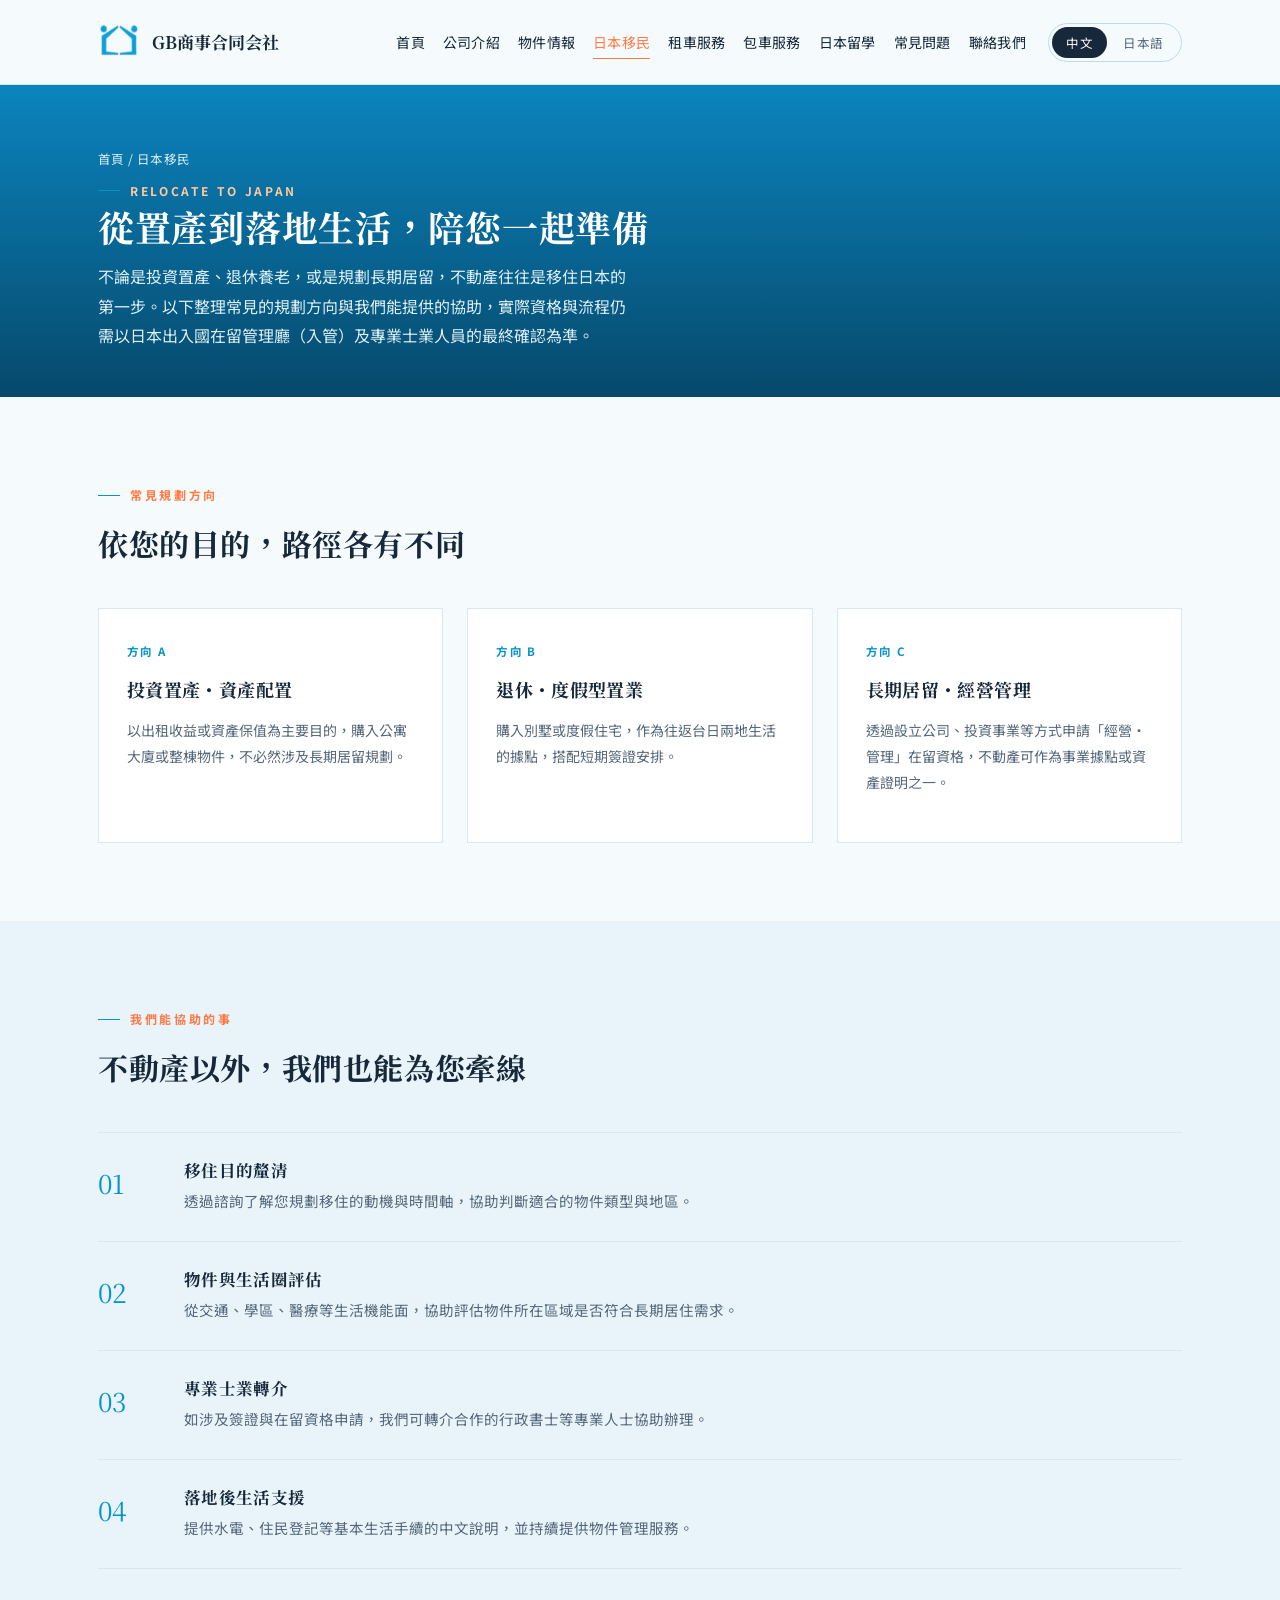
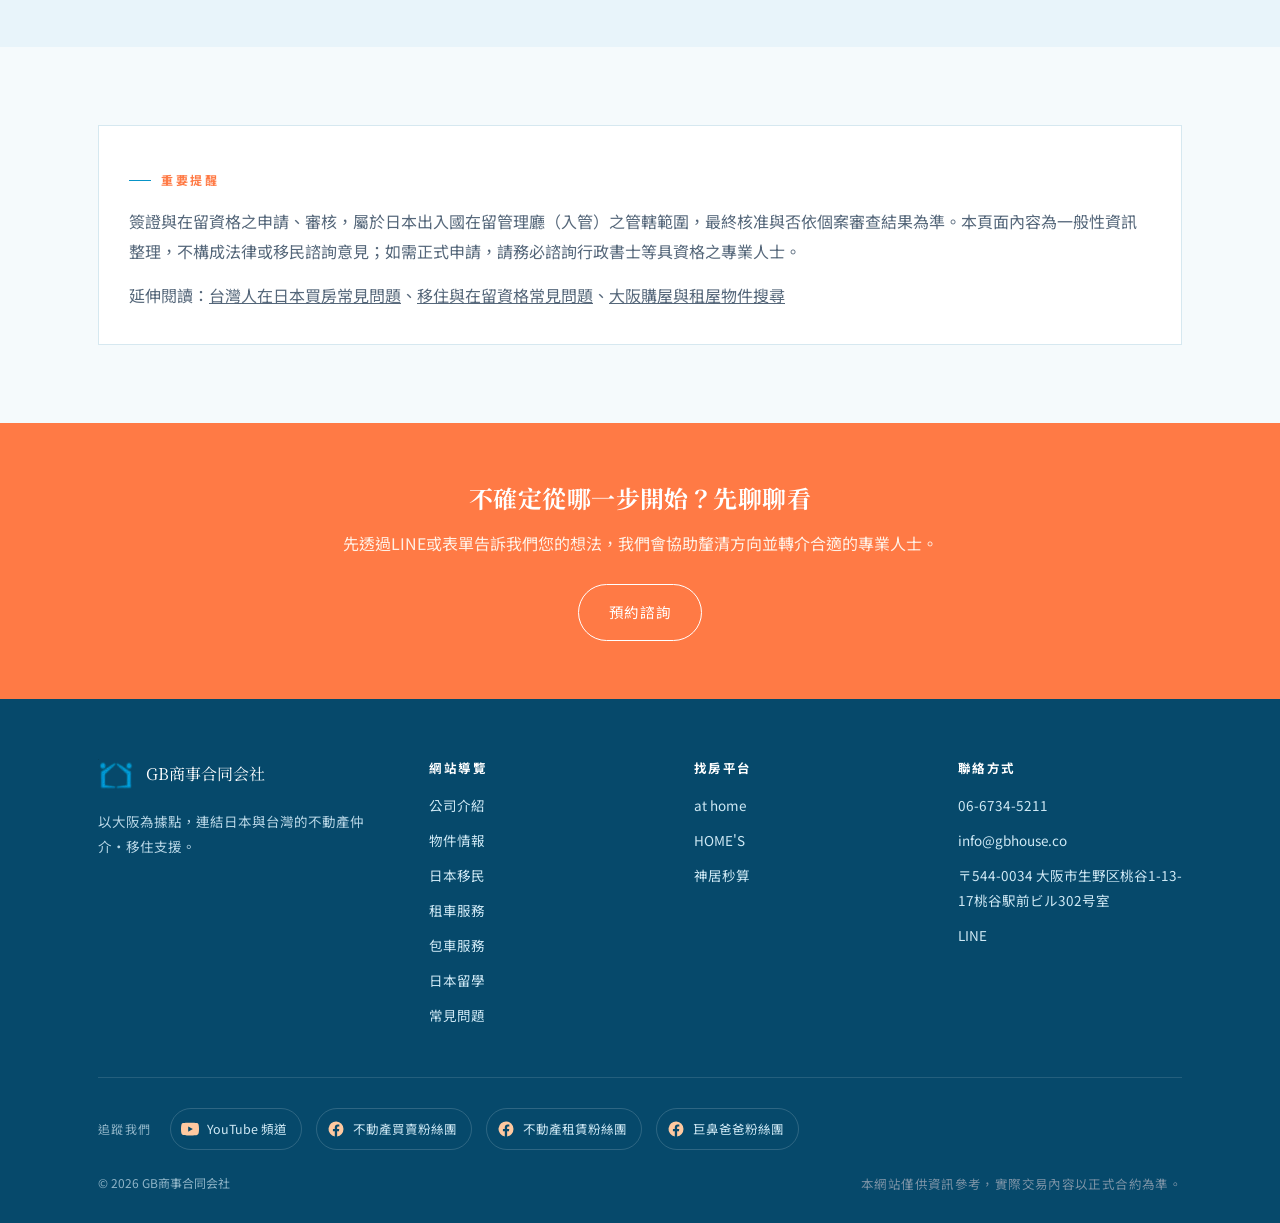
<file: immigration.html>
<!DOCTYPE html>
<html lang="zh-Hant">
<head>
<meta charset="UTF-8">
<!-- Google Analytics 4 -->
<script async src="https://www.googletagmanager.com/gtag/js?id=G-TK370BB6TW"></script>
<script>
  window.dataLayer = window.dataLayer || [];
  function gtag(){dataLayer.push(arguments);}
  gtag('js', new Date());
  gtag('config', 'G-TK370BB6TW');
</script>
<meta name="viewport" content="width=device-width, initial-scale=1">
<link rel="canonical" href="https://gbhouse.co/immigration.html">
<title data-ja-text="日本移住｜台湾の方向け移住相談｜GB商事合同会社">日本移民｜台灣人日本移住諮詢｜GB商事合同会社</title>
<meta name="description" content="給考慮移居日本的台灣朋友：整理在留資格與日本購屋的基本資訊，並介紹大阪中文房仲GB商事合同会社的協助內容。" data-ja-content="日本への移住をお考えの台湾の方へ。在留資格や不動産購入に関する基本情報と、大阪の中文対応不動産会社GB商事合同会社のサポート内容をご紹介します。">
<meta property="og:type" content="website">
<meta property="og:site_name" content="GB商事合同会社">
<meta property="og:locale" content="zh_TW">
<meta property="og:url" content="https://gbhouse.co/immigration.html">
<meta property="og:title" content="日本移民｜台灣人日本移住諮詢｜GB商事合同会社">
<meta property="og:description" content="給考慮移居日本的台灣朋友：整理在留資格與日本購屋的基本資訊，並介紹大阪中文房仲GB商事合同会社的協助內容。">
<meta property="og:image" content="https://gbhouse.co/office.jpg">
<meta name="twitter:card" content="summary_large_image">
<link rel="icon" type="image/png" sizes="32x32" href="assets/favicon-32.png?v=2">
<link rel="icon" type="image/png" sizes="16x16" href="assets/favicon-16.png?v=2">
<link rel="apple-touch-icon" href="assets/apple-touch-icon.png?v=2">
<link rel="icon" href="assets/favicon-v2.ico?v=2">
<link rel="preconnect" href="https://fonts.googleapis.com">
<link rel="preconnect" href="https://fonts.gstatic.com" crossorigin>
<link href="https://fonts.googleapis.com/css2?family=Noto+Serif+TC:wght@500;700&family=Noto+Sans+TC:wght@400;500;700&display=swap" rel="stylesheet">
<link rel="stylesheet" href="css/style.css?v=3">
</head>
<body>

<header class="site-header">
  <div class="wrap">
    <a href="index.html" class="brand">
      <img src="assets/logo.png" alt="GB商事合同会社" width="42" height="42">
      <span class="brand-text">GB商事合同会社</span>
    </a>
    <nav class="main-nav" aria-label="主要導覽" data-ja-aria-label="メインメニュー">
      <ul>
        <li><a href="index.html"><span data-zh>首頁</span><span data-ja>ホーム</span></a></li>
        <li><a href="about.html"><span data-zh>公司介紹</span><span data-ja>会社概要</span></a></li>
        <li><a href="properties.html"><span data-zh>物件情報</span><span data-ja>物件情報</span></a></li>
        <li><a href="immigration.html" aria-current="page"><span data-zh>日本移民</span><span data-ja>日本移住</span></a></li>
        <li><a href="car-rental.html"><span data-zh>租車服務</span><span data-ja>レンタカー</span></a></li>
        <li><a href="charter-bus.html"><span data-zh>包車服務</span><span data-ja>貸切バス</span></a></li>
        <li><a href="study-abroad.html"><span data-zh>日本留學</span><span data-ja>日本留学</span></a></li>
        <li><a href="faq.html"><span data-zh>常見問題</span><span data-ja>よくある質問</span></a></li>
        <li><a href="contact.html"><span data-zh>聯絡我們</span><span data-ja>お問い合わせ</span></a></li>
      </ul>
      <div class="lang-switch" role="group" aria-label="Language">
        <button type="button" data-lang="zh">中文</button>
        <button type="button" data-lang="ja">日本語</button>
      </div>
    </nav>
    <button class="nav-toggle" aria-label="開啟選單" data-ja-aria-label="メニューを開く" aria-expanded="false"><span></span></button>
  </div>
</header>

<section class="page-hero">
  <div class="wrap">
    <p class="breadcrumb"><a href="index.html"><span data-zh>首頁</span><span data-ja>ホーム</span></a> / <span data-zh>日本移民</span><span data-ja>日本移住</span></p>
    <p class="eyebrow">RELOCATE TO JAPAN</p>
    <h1><span data-zh>從置產到落地生活，陪您一起準備</span><span data-ja>不動産取得から新生活まで、一緒に準備を</span></h1>
    <p><span data-zh>不論是投資置產、退休養老，或是規劃長期居留，不動產往往是移住日本的第一步。以下整理常見的規劃方向與我們能提供的協助，實際資格與流程仍需以日本出入國在留管理廳（入管）及專業士業人員的最終確認為準。</span><span data-ja>投資、セカンドライフ、長期滞在のご計画など、不動産の取得は日本移住の第一歩となることが多くあります。以下では代表的な検討の方向性と弊社のサポート内容をご紹介します。実際の資格要件や手続きは、出入国在留管理庁および専門家による最終確認が必要です。</span></p>
  </div>
</section>

<section>
  <div class="wrap">
    <div class="section-head">
      <p class="eyebrow"><span data-zh>常見規劃方向</span><span data-ja>代表的なご検討パターン</span></p>
      <h2><span data-zh>依您的目的，路徑各有不同</span><span data-ja>目的に応じて、選択肢は異なります</span></h2>
    </div>
    <div class="card-grid">
      <div class="card">
        <span class="tag"><span data-zh>方向 A</span><span data-ja>パターン A</span></span>
        <h3><span data-zh>投資置產・資產配置</span><span data-ja>投資・資産配分</span></h3>
        <p><span data-zh>以出租收益或資產保值為主要目的，購入公寓大廈或整棟物件，不必然涉及長期居留規劃。</span><span data-ja>賃貸収益や資産保全を主な目的として、マンションや一棟物件を購入するケース。必ずしも長期滞在を伴いません。</span></p>
      </div>
      <div class="card">
        <span class="tag"><span data-zh>方向 B</span><span data-ja>パターン B</span></span>
        <h3><span data-zh>退休・度假型置業</span><span data-ja>セカンドハウス・別荘</span></h3>
        <p><span data-zh>購入別墅或度假住宅，作為往返台日兩地生活的據點，搭配短期簽證安排。</span><span data-ja>別荘やセカンドハウスを取得し、台湾と日本を行き来する拠点として活用。短期滞在ビザ等と組み合わせます。</span></p>
      </div>
      <div class="card">
        <span class="tag"><span data-zh>方向 C</span><span data-ja>パターン C</span></span>
        <h3><span data-zh>長期居留・經營管理</span><span data-ja>長期滞在・経営管理</span></h3>
        <p><span data-zh>透過設立公司、投資事業等方式申請「經營・管理」在留資格，不動產可作為事業據點或資產證明之一。</span><span data-ja>会社設立や事業投資により「経営・管理」の在留資格を申請するケース。不動産は事業拠点や資産証明の一部として活用されます。</span></p>
      </div>
    </div>
  </div>
</section>

<section class="alt">
  <div class="wrap">
    <div class="section-head">
      <p class="eyebrow"><span data-zh>我們能協助的事</span><span data-ja>弊社がサポートできること</span></p>
      <h2><span data-zh>不動產以外，我們也能為您牽線</span><span data-ja>不動産以外の面でも、専門家をご紹介します</span></h2>
    </div>
    <div class="steps">
      <div class="step">
        <div class="num"></div>
        <div>
          <h3><span data-zh>移住目的釐清</span><span data-ja>移住目的の整理</span></h3>
          <p><span data-zh>透過諮詢了解您規劃移住的動機與時間軸，協助判斷適合的物件類型與地區。</span><span data-ja>ご相談を通じて移住のご希望や時期をお伺いし、適した物件の種類やエリアをご提案します。</span></p>
        </div>
      </div>
      <div class="step">
        <div class="num"></div>
        <div>
          <h3><span data-zh>物件與生活圈評估</span><span data-ja>物件・生活環境の検討</span></h3>
          <p><span data-zh>從交通、學區、醫療等生活機能面，協助評估物件所在區域是否符合長期居住需求。</span><span data-ja>交通・学区・医療などの生活利便性の観点から、長期居住に適したエリアかどうかをご一緒に検討します。</span></p>
        </div>
      </div>
      <div class="step">
        <div class="num"></div>
        <div>
          <h3><span data-zh>專業士業轉介</span><span data-ja>専門家のご紹介</span></h3>
          <p><span data-zh>如涉及簽證與在留資格申請，我們可轉介合作的行政書士等專業人士協助辦理。</span><span data-ja>ビザ・在留資格の申請が必要な場合、提携する行政書士など専門家をご紹介いたします。</span></p>
        </div>
      </div>
      <div class="step">
        <div class="num"></div>
        <div>
          <h3><span data-zh>落地後生活支援</span><span data-ja>移住後の生活サポート</span></h3>
          <p><span data-zh>提供水電、住民登記等基本生活手續的中文說明，並持續提供物件管理服務。</span><span data-ja>ライフライン契約や住民登録など基本的な手続きについて中国語でご案内し、引き続き物件管理をサポートします。</span></p>
        </div>
      </div>
    </div>
  </div>
</section>

<section>
  <div class="wrap">
    <div style="background:#fff;border:1px solid var(--line);padding:34px 30px;">
      <p class="eyebrow"><span data-zh>重要提醒</span><span data-ja>ご注意</span></p>
      <p style="margin:0;">
        <span data-zh>簽證與在留資格之申請、審核，屬於日本出入國在留管理廳（入管）之管轄範圍，最終核准與否依個案審查結果為準。本頁面內容為一般性資訊整理，不構成法律或移民諮詢意見；如需正式申請，請務必諮詢行政書士等具資格之專業人士。</span>
        <span data-ja>ビザ・在留資格の申請および審査は、出入国在留管理庁の管轄事項であり、最終的な可否は個別の審査結果によります。本ページの内容は一般的な情報提供を目的としたものであり、法律または移住に関する正式な助言ではありません。正式な申請にあたっては、必ず行政書士など有資格の専門家にご相談ください。</span>
      </p>
      <p style="margin:14px 0 0;">
        <span data-zh>延伸閱讀：<a href="faq.html#buying" style="text-decoration:underline;">台灣人在日本買房常見問題</a>、<a href="faq.html#relocation" style="text-decoration:underline;">移住與在留資格常見問題</a>、<a href="properties.html" style="text-decoration:underline;">大阪購屋與租屋物件搜尋</a></span>
        <span data-ja>関連ページ：<a href="faq.html#buying" style="text-decoration:underline;">台湾の方の日本不動産購入Q&amp;A</a>、<a href="faq.html#relocation" style="text-decoration:underline;">移住・在留資格のQ&amp;A</a>、<a href="properties.html" style="text-decoration:underline;">大阪の購入・賃貸物件を探す</a></span>
      </p>
    </div>
  </div>
</section>

<section class="cta-band">
  <div class="wrap">
    <h2><span data-zh>不確定從哪一步開始？先聊聊看</span><span data-ja>何から始めればいいか分からない方へ</span></h2>
    <p><span data-zh>先透過LINE或表單告訴我們您的想法，我們會協助釐清方向並轉介合適的專業人士。</span><span data-ja>まずはLINEやフォームでお気軽にご相談ください。方向性の整理や専門家のご紹介を行います。</span></p>
    <a href="contact.html" class="btn btn-outline">
      <span data-zh>預約諮詢</span><span data-ja>相談を予約する</span>
    </a>
  </div>
</section>

<footer class="site-footer">
  <div class="wrap">
    <div class="footer-grid">
      <div>
        <div class="footer-brand">
          <img src="assets/logo.png" alt="GB商事合同会社" width="36" height="36">
          <span class="name">GB商事合同会社</span>
        </div>
        <p style="font-size:13.5px;color:#B7D6E6;">
          <span data-zh>以大阪為據點，連結日本與台灣的不動產仲介・移住支援。</span>
          <span data-ja>大阪を拠点に、日本と台湾をつなぐ不動産仲介・移住サポート。</span>
        </p>
      </div>
      <div>
        <h4><span data-zh>網站導覽</span><span data-ja>サイトナビ</span></h4>
        <ul>
          <li><a href="about.html"><span data-zh>公司介紹</span><span data-ja>会社概要</span></a></li>
          <li><a href="properties.html"><span data-zh>物件情報</span><span data-ja>物件情報</span></a></li>
          <li><a href="immigration.html"><span data-zh>日本移民</span><span data-ja>日本移住</span></a></li>
          <li><a href="car-rental.html"><span data-zh>租車服務</span><span data-ja>レンタカー</span></a></li>
          <li><a href="charter-bus.html"><span data-zh>包車服務</span><span data-ja>貸切バス</span></a></li>
          <li><a href="study-abroad.html"><span data-zh>日本留學</span><span data-ja>日本留学</span></a></li>
          <li><a href="faq.html"><span data-zh>常見問題</span><span data-ja>よくある質問</span></a></li>
        </ul>
      </div>
      <div>
        <h4><span data-zh>找房平台</span><span data-ja>不動産ポータル</span></h4>
        <ul>
          <li><a href="https://www-athome-co-jp.translate.goog/?_x_tr_sl=ja&amp;_x_tr_tl=zh-TW&amp;_x_tr_hl=zh-TW&amp;_x_tr_pto=wapp" target="_blank" rel="noopener">at home</a></li>
          <li><a href="https://www-homes-co-jp.translate.goog/?_x_tr_sl=ja&amp;_x_tr_tl=zh-TW&amp;_x_tr_hl=zh-TW&amp;_x_tr_pto=wapp" target="_blank" rel="noopener">HOME'S</a></li>
          <li><a href="https://zh.shenjumiaosuan.com/" target="_blank" rel="noopener"><span data-zh>神居秒算</span><span data-ja>神居秒算</span></a></li>
        </ul>
      </div>
      <div>
        <h4><span data-zh>聯絡方式</span><span data-ja>お問い合わせ</span></h4>
        <ul>
          <li>06-6734-5211</li>
          <li>info@gbhouse.co</li>
          <li><span data-zh>〒544-0034 大阪市生野区桃谷1-13-17桃谷駅前ビル302号室</span><span data-ja>〒544-0034 大阪市生野区桃谷1-13-17桃谷駅前ビル302号室</span></li>
          <li><a href="https://line.me/R/ti/p/%40381wtasq" target="_blank" rel="noopener">LINE</a></li>
        </ul>
      </div>
    </div>
    <div class="footer-social">
      <span class="footer-social-label"><span data-zh>追蹤我們</span><span data-ja>フォローする</span></span>
      <a href="https://www.youtube.com/@%E5%B7%A8%E9%BC%BB%E7%88%B8%E7%88%B8/videos" target="_blank" rel="noopener" class="social-icon" aria-label="YouTube">
        <svg viewBox="0 0 24 24" width="18" height="18" aria-hidden="true"><path fill="currentColor" d="M23.5 6.2a3 3 0 0 0-2.1-2.1C19.5 3.5 12 3.5 12 3.5s-7.5 0-9.4.6A3 3 0 0 0 .5 6.2 31 31 0 0 0 0 12a31 31 0 0 0 .5 5.8 3 3 0 0 0 2.1 2.1c1.9.6 9.4.6 9.4.6s7.5 0 9.4-.6a3 3 0 0 0 2.1-2.1A31 31 0 0 0 24 12a31 31 0 0 0-.5-5.8ZM9.6 15.5V8.5L15.8 12Z"/></svg>
        <span data-zh>YouTube 頻道</span><span data-ja>YouTubeチャンネル</span>
      </a>
      <a href="https://www.facebook.com/profile.php?id=61564500165151" target="_blank" rel="noopener" class="social-icon" aria-label="Facebook">
        <svg viewBox="0 0 24 24" width="18" height="18" aria-hidden="true"><path fill="currentColor" d="M22 12a10 10 0 1 0-11.6 9.9v-7H7.9V12h2.5V9.8c0-2.5 1.5-3.9 3.8-3.9 1.1 0 2.2.2 2.2.2v2.5h-1.3c-1.2 0-1.6.8-1.6 1.6V12h2.8l-.4 2.9h-2.4v7A10 10 0 0 0 22 12Z"/></svg>
        <span data-zh>不動產買賣粉絲團</span><span data-ja>不動産売買ページ</span>
      </a>
      <a href="https://www.facebook.com/profile.php?id=61551256823530" target="_blank" rel="noopener" class="social-icon" aria-label="Facebook">
        <svg viewBox="0 0 24 24" width="18" height="18" aria-hidden="true"><path fill="currentColor" d="M22 12a10 10 0 1 0-11.6 9.9v-7H7.9V12h2.5V9.8c0-2.5 1.5-3.9 3.8-3.9 1.1 0 2.2.2 2.2.2v2.5h-1.3c-1.2 0-1.6.8-1.6 1.6V12h2.8l-.4 2.9h-2.4v7A10 10 0 0 0 22 12Z"/></svg>
        <span data-zh>不動產租賃粉絲團</span><span data-ja>不動産賃貸ページ</span>
      </a>
      <a href="https://www.facebook.com/gb88520/" target="_blank" rel="noopener" class="social-icon" aria-label="Facebook">
        <svg viewBox="0 0 24 24" width="18" height="18" aria-hidden="true"><path fill="currentColor" d="M22 12a10 10 0 1 0-11.6 9.9v-7H7.9V12h2.5V9.8c0-2.5 1.5-3.9 3.8-3.9 1.1 0 2.2.2 2.2.2v2.5h-1.3c-1.2 0-1.6.8-1.6 1.6V12h2.8l-.4 2.9h-2.4v7A10 10 0 0 0 22 12Z"/></svg>
        <span data-zh>巨鼻爸爸粉絲團</span><span data-ja>巨鼻爸爸ページ</span>
      </a>
    </div>

    <div class="footer-bottom">
      <span>© 2026 GB商事合同会社</span>
      <span class="mono-note"><span data-zh>本網站僅供資訊參考，實際交易內容以正式合約為準。</span><span data-ja>本サイトの内容は情報提供を目的としており、実際の取引は正式な契約に基づきます。</span></span>
    </div>
  </div>
</footer>

<script src="js/main.js"></script>

<!-- Chatbase AI 客服機器人 -->
<script>
(function(){if(!window.chatbase||window.chatbase("getState")!=="initialized"){window.chatbase=(...arguments)=>{if(!window.chatbase.q){window.chatbase.q=[]}window.chatbase.q.push(arguments)};window.chatbase=new Proxy(window.chatbase,{get(target,prop){if(prop==="q"){return target.q}return(...args)=>target(prop,...args)}})}const onLoad=function(){const script=document.createElement("script");script.src="https://www.chatbase.co/embed.min.js";script.id="YYoe0YUwvVZuHvsCca0R_";script.domain="www.chatbase.co";document.body.appendChild(script)};if(document.readyState==="complete"){onLoad()}else{window.addEventListener("load",onLoad)}})();
</script>
</body>
</html>
</file>
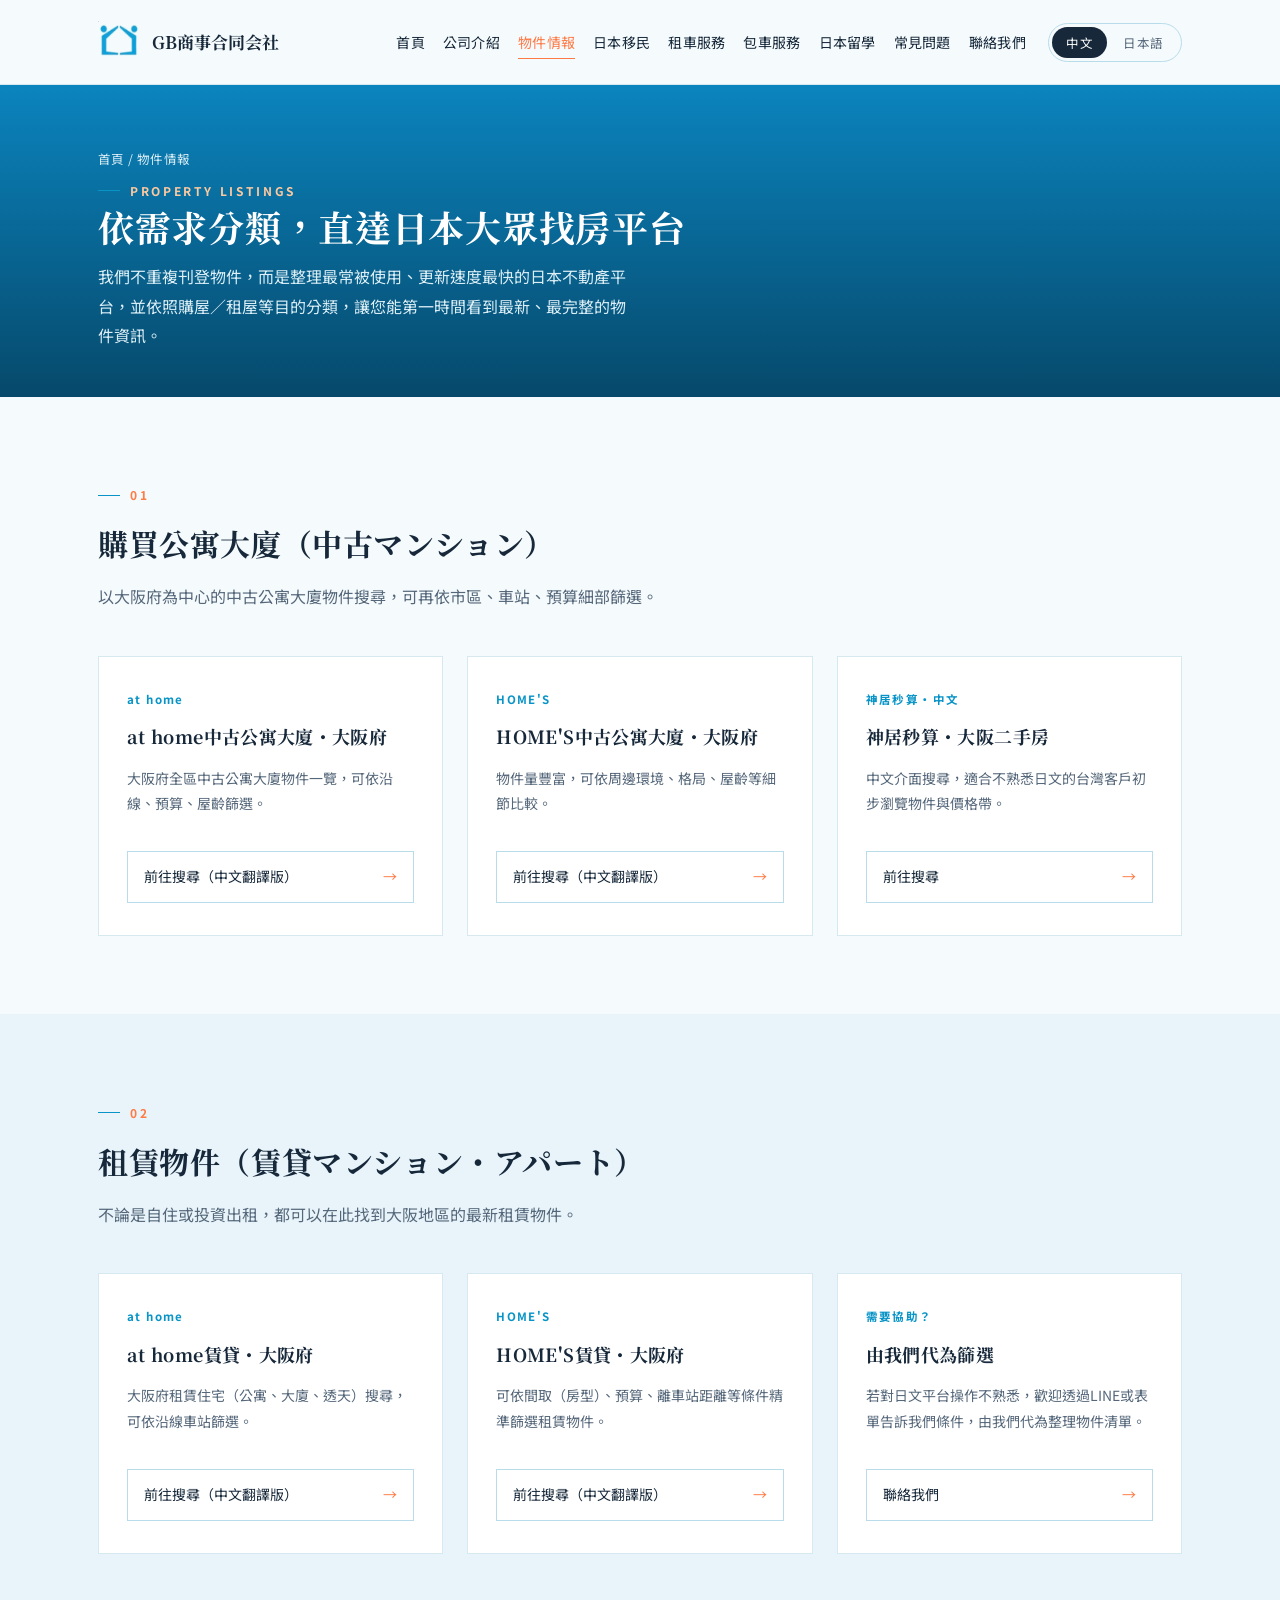
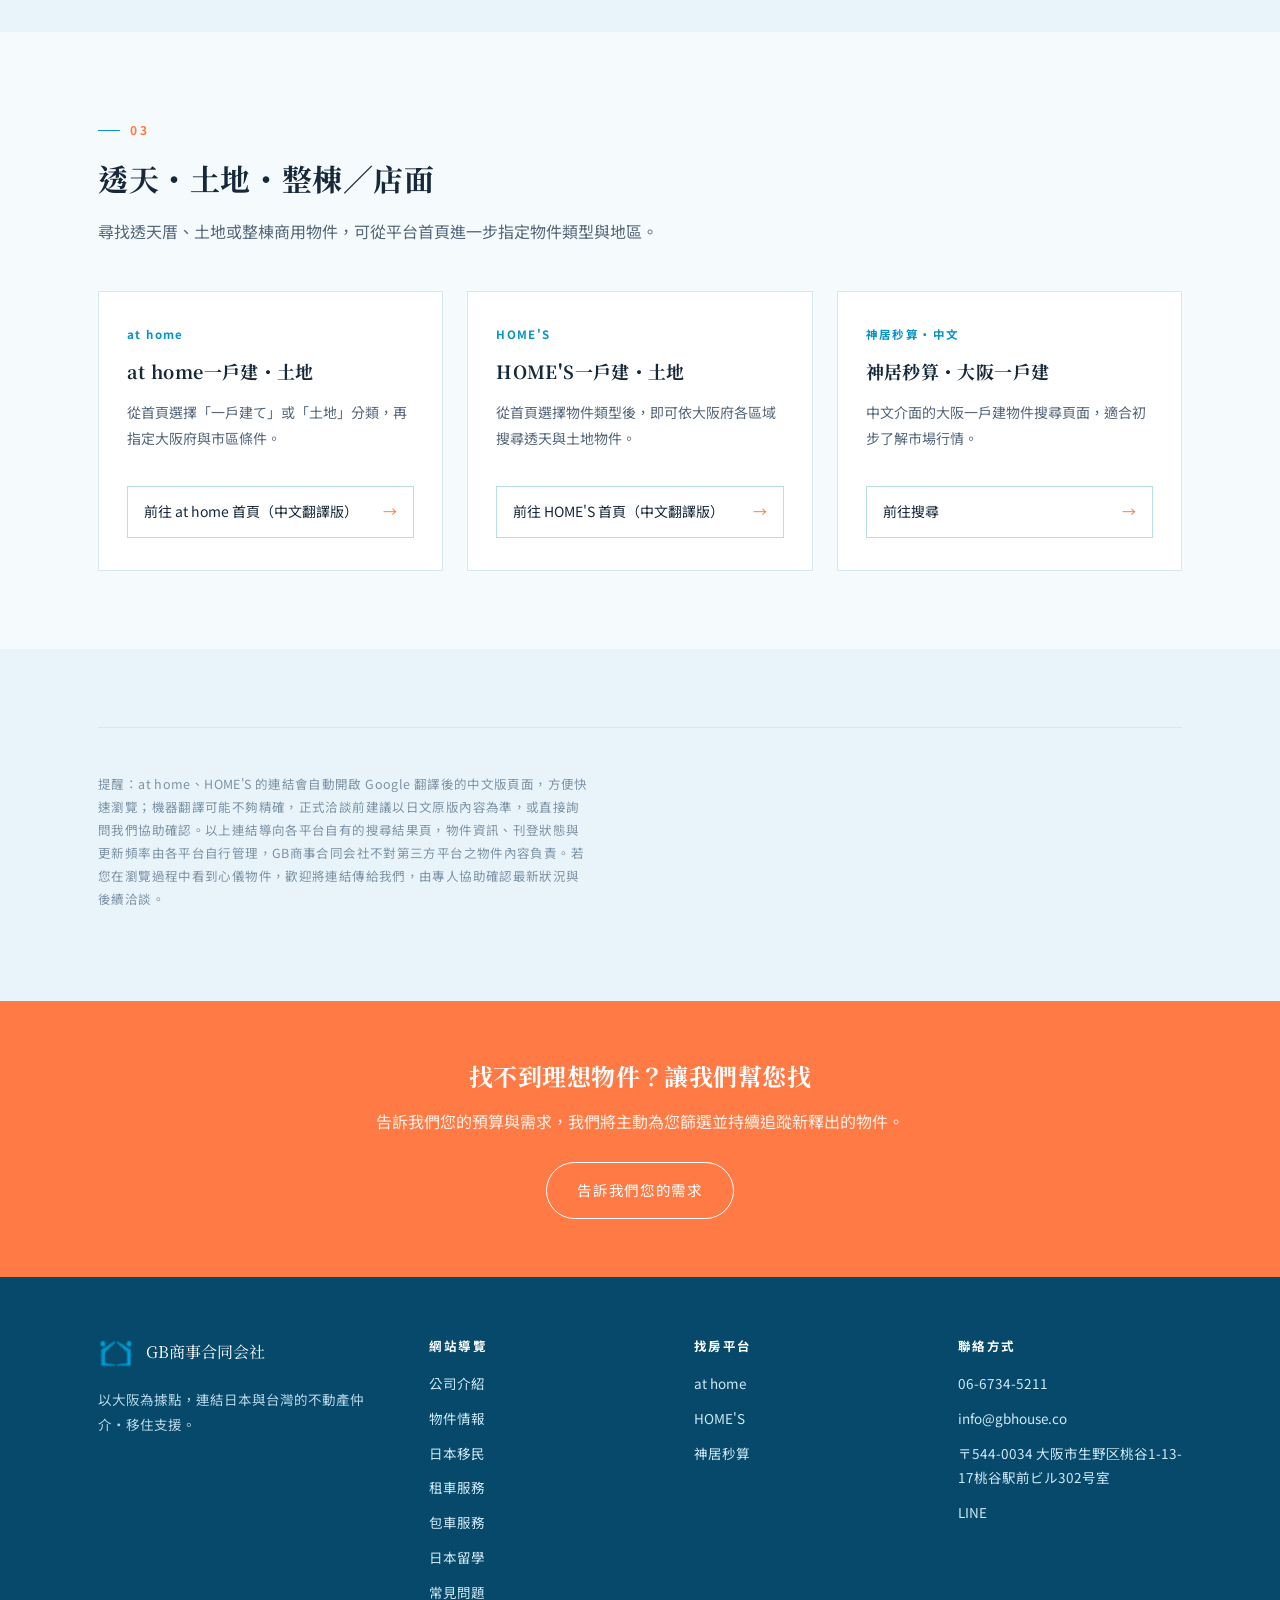
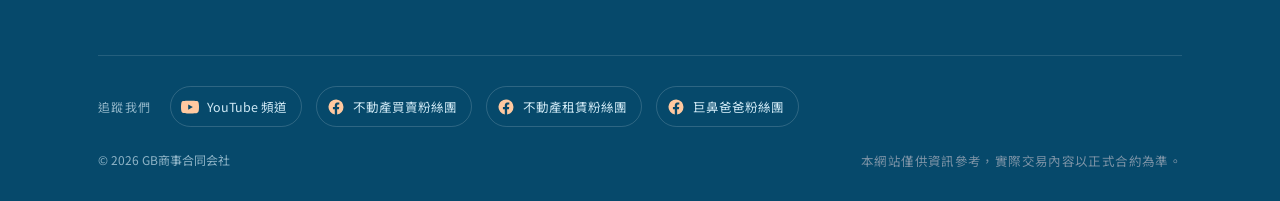
<file: properties.html>
<!DOCTYPE html>
<html lang="zh-Hant">
<head>
<meta charset="UTF-8">
<!-- Google Analytics 4 -->
<script async src="https://www.googletagmanager.com/gtag/js?id=G-TK370BB6TW"></script>
<script>
  window.dataLayer = window.dataLayer || [];
  function gtag(){dataLayer.push(arguments);}
  gtag('js', new Date());
  gtag('config', 'G-TK370BB6TW');
</script>
<meta name="viewport" content="width=device-width, initial-scale=1">
<link rel="canonical" href="https://gbhouse.co/properties.html">
<title data-ja-text="物件情報｜大阪の不動産検索｜GB商事合同会社">物件情報｜大阪買房、日本不動產搜尋｜GB商事合同会社</title>
<meta name="description" content="整理at home、HOME'S、神居秒算等日本主要不動產平台連結，可依類別搜尋大阪購屋與租屋物件。台灣人日本買房、大阪買房找GB商事合同会社。" data-ja-content="at home、HOME'S、神居秒算など主要不動産ポータルサイトへのリンク集。大阪エリアの購入・賃貸物件をカテゴリー別に検索できます。台灣人日本買房、大阪買房找GB商事合同会社。">
<meta property="og:type" content="website">
<meta property="og:site_name" content="GB商事合同会社">
<meta property="og:locale" content="zh_TW">
<meta property="og:url" content="https://gbhouse.co/properties.html">
<meta property="og:title" content="物件情報｜大阪買房、日本不動產搜尋｜GB商事合同会社">
<meta property="og:description" content="整理at home、HOME'S、神居秒算等日本主要不動產平台連結，可依類別搜尋大阪購屋與租屋物件。台灣人日本買房、大阪買房找GB商事合同会社。">
<meta property="og:image" content="https://gbhouse.co/office.jpg">
<meta name="twitter:card" content="summary_large_image">
<link rel="icon" type="image/png" sizes="32x32" href="assets/favicon-32.png?v=2">
<link rel="icon" type="image/png" sizes="16x16" href="assets/favicon-16.png?v=2">
<link rel="apple-touch-icon" href="assets/apple-touch-icon.png?v=2">
<link rel="icon" href="assets/favicon-v2.ico?v=2">
<link rel="preconnect" href="https://fonts.googleapis.com">
<link rel="preconnect" href="https://fonts.gstatic.com" crossorigin>
<link href="https://fonts.googleapis.com/css2?family=Noto+Serif+TC:wght@500;700&family=Noto+Sans+TC:wght@400;500;700&display=swap" rel="stylesheet">
<link rel="stylesheet" href="css/style.css?v=3">
</head>
<body>

<header class="site-header">
  <div class="wrap">
    <a href="index.html" class="brand">
      <img src="assets/logo.png" alt="GB商事合同会社" width="42" height="42">
      <span class="brand-text">GB商事合同会社</span>
    </a>
    <nav class="main-nav" aria-label="主要導覽" data-ja-aria-label="メインメニュー">
      <ul>
        <li><a href="index.html"><span data-zh>首頁</span><span data-ja>ホーム</span></a></li>
        <li><a href="about.html"><span data-zh>公司介紹</span><span data-ja>会社概要</span></a></li>
        <li><a href="properties.html" aria-current="page"><span data-zh>物件情報</span><span data-ja>物件情報</span></a></li>
        <li><a href="immigration.html"><span data-zh>日本移民</span><span data-ja>日本移住</span></a></li>
        <li><a href="car-rental.html"><span data-zh>租車服務</span><span data-ja>レンタカー</span></a></li>
        <li><a href="charter-bus.html"><span data-zh>包車服務</span><span data-ja>貸切バス</span></a></li>
        <li><a href="study-abroad.html"><span data-zh>日本留學</span><span data-ja>日本留学</span></a></li>
        <li><a href="faq.html"><span data-zh>常見問題</span><span data-ja>よくある質問</span></a></li>
        <li><a href="contact.html"><span data-zh>聯絡我們</span><span data-ja>お問い合わせ</span></a></li>
      </ul>
      <div class="lang-switch" role="group" aria-label="Language">
        <button type="button" data-lang="zh">中文</button>
        <button type="button" data-lang="ja">日本語</button>
      </div>
    </nav>
    <button class="nav-toggle" aria-label="開啟選單" data-ja-aria-label="メニューを開く" aria-expanded="false"><span></span></button>
  </div>
</header>

<section class="page-hero">
  <div class="wrap">
    <p class="breadcrumb"><a href="index.html"><span data-zh>首頁</span><span data-ja>ホーム</span></a> / <span data-zh>物件情報</span><span data-ja>物件情報</span></p>
    <p class="eyebrow"><span data-zh>PROPERTY LISTINGS</span><span data-ja>PROPERTY LISTINGS</span></p>
    <h1><span data-zh>依需求分類，直達日本大眾找房平台</span><span data-ja>目的別に、日本の主要ポータルへ直接アクセス</span></h1>
    <p><span data-zh>我們不重複刊登物件，而是整理最常被使用、更新速度最快的日本不動產平台，並依照購屋／租屋等目的分類，讓您能第一時間看到最新、最完整的物件資訊。</span><span data-ja>物件情報を独自掲載するのではなく、更新頻度が高く広く使われている不動産ポータルを目的別に整理しました。最新かつ網羅的な物件情報にすぐアクセスいただけます。</span></p>
  </div>
</section>

<section>
  <div class="wrap">
    <div class="section-head">
      <p class="eyebrow">01</p>
      <h2><span data-zh>購買公寓大廈（中古マンション）</span><span data-ja>中古マンションを購入する</span></h2>
      <p><span data-zh>以大阪府為中心的中古公寓大廈物件搜尋，可再依市區、車站、預算細部篩選。</span><span data-ja>大阪府を中心とした中古マンション検索です。市区町村・沿線・予算などでさらに絞り込みできます。</span></p>
    </div>
    <div class="card-grid">
      <div class="card">
        <span class="tag">at home</span>
        <h3>at home<span data-zh>中古公寓大廈・大阪府</span><span data-ja>中古マンション・大阪府</span></h3>
        <p><span data-zh>大阪府全區中古公寓大廈物件一覽，可依沿線、預算、屋齡篩選。</span><span data-ja>大阪府全域の中古マンション一覧。沿線・予算・築年数で絞り込み可能です。</span></p>
        <div class="card-links">
          <a href="https://www-athome-co-jp.translate.goog/mansion/chuko/osaka/?_x_tr_sl=ja&amp;_x_tr_tl=zh-TW&amp;_x_tr_hl=zh-TW&amp;_x_tr_pto=wapp" target="_blank" rel="noopener"><span data-zh>前往搜尋（中文翻譯版）</span><span data-ja>検索する</span><span class="arrow">→</span></a>
        </div>
      </div>
      <div class="card">
        <span class="tag">HOME'S</span>
        <h3>HOME'S<span data-zh>中古公寓大廈・大阪府</span><span data-ja>中古マンション・大阪府</span></h3>
        <p><span data-zh>物件量豐富，可依周邊環境、格局、屋齡等細節比較。</span><span data-ja>周辺環境や間取り、築年数など詳細な条件で比較できます。</span></p>
        <div class="card-links">
          <a href="https://www-homes-co-jp.translate.goog/mansion/chuko/osaka/?_x_tr_sl=ja&amp;_x_tr_tl=zh-TW&amp;_x_tr_hl=zh-TW&amp;_x_tr_pto=wapp" target="_blank" rel="noopener"><span data-zh>前往搜尋（中文翻譯版）</span><span data-ja>検索する</span><span class="arrow">→</span></a>
        </div>
      </div>
      <div class="card">
        <span class="tag"><span data-zh>神居秒算・中文</span><span data-ja>神居秒算・中国語</span></span>
        <h3><span data-zh>神居秒算・大阪二手房</span><span data-ja>神居秒算・大阪の中古物件</span></h3>
        <p><span data-zh>中文介面搜尋，適合不熟悉日文的台灣客戶初步瀏覽物件與價格帶。</span><span data-ja>中国語インターフェースで、価格帯や物件のイメージを掴みやすいサイトです。</span></p>
        <div class="card-links">
          <a href="https://zh.shenjumiaosuan.com/jp/maifang/27" target="_blank" rel="noopener"><span data-zh>前往搜尋</span><span data-ja>検索する</span><span class="arrow">→</span></a>
        </div>
      </div>
    </div>
  </div>
</section>

<section class="alt">
  <div class="wrap">
    <div class="section-head">
      <p class="eyebrow">02</p>
      <h2><span data-zh>租賃物件（賃貸マンション・アパート）</span><span data-ja>賃貸物件を探す</span></h2>
      <p><span data-zh>不論是自住或投資出租，都可以在此找到大阪地區的最新租賃物件。</span><span data-ja>ご自身のお住まい・投資用のどちらにも対応。大阪エリアの最新賃貸物件を検索できます。</span></p>
    </div>
    <div class="card-grid">
      <div class="card">
        <span class="tag">at home</span>
        <h3>at home<span data-zh>賃貸・大阪府</span><span data-ja>賃貸・大阪府</span></h3>
        <p><span data-zh>大阪府租賃住宅（公寓、大廈、透天）搜尋，可依沿線車站篩選。</span><span data-ja>大阪府の賃貸住宅（マンション・アパート・一戸建て）検索。沿線・駅から絞り込めます。</span></p>
        <div class="card-links">
          <a href="https://www-athome-co-jp.translate.goog/chintai/osaka/?_x_tr_sl=ja&amp;_x_tr_tl=zh-TW&amp;_x_tr_hl=zh-TW&amp;_x_tr_pto=wapp" target="_blank" rel="noopener"><span data-zh>前往搜尋（中文翻譯版）</span><span data-ja>検索する</span><span class="arrow">→</span></a>
        </div>
      </div>
      <div class="card">
        <span class="tag">HOME'S</span>
        <h3>HOME'S<span data-zh>賃貸・大阪府</span><span data-ja>賃貸・大阪府</span></h3>
        <p><span data-zh>可依間取（房型）、預算、離車站距離等條件精準篩選租賃物件。</span><span data-ja>間取り・家賃・駅からの距離など、条件を絞って賃貸物件を検索できます。</span></p>
        <div class="card-links">
          <a href="https://www-homes-co-jp.translate.goog/chintai/osaka/?_x_tr_sl=ja&amp;_x_tr_tl=zh-TW&amp;_x_tr_hl=zh-TW&amp;_x_tr_pto=wapp" target="_blank" rel="noopener"><span data-zh>前往搜尋（中文翻譯版）</span><span data-ja>検索する</span><span class="arrow">→</span></a>
        </div>
      </div>
      <div class="card">
        <span class="tag"><span data-zh>需要協助？</span><span data-ja>お困りですか？</span></span>
        <h3><span data-zh>由我們代為篩選</span><span data-ja>弊社による物件提案</span></h3>
        <p><span data-zh>若對日文平台操作不熟悉，歡迎透過LINE或表單告訴我們條件，由我們代為整理物件清單。</span><span data-ja>日本語サイトの操作が不安な方は、LINEやフォームでご希望条件をお知らせください。物件リストを作成してご提案します。</span></p>
        <div class="card-links">
          <a href="contact.html"><span data-zh>聯絡我們</span><span data-ja>お問い合わせ</span><span class="arrow">→</span></a>
        </div>
      </div>
    </div>
  </div>
</section>

<section>
  <div class="wrap">
    <div class="section-head">
      <p class="eyebrow">03</p>
      <h2><span data-zh>透天・土地・整棟／店面</span><span data-ja>一戸建て・土地・一棟／店舗</span></h2>
      <p><span data-zh>尋找透天厝、土地或整棟商用物件，可從平台首頁進一步指定物件類型與地區。</span><span data-ja>一戸建て・土地・一棟収益物件などは、各サイトのトップページから物件種別・エリアを指定してお探しください。</span></p>
    </div>
    <div class="card-grid">
      <div class="card">
        <span class="tag">at home</span>
        <h3>at home<span data-zh>一戶建・土地</span><span data-ja>一戸建て・土地</span></h3>
        <p><span data-zh>從首頁選擇「一戶建て」或「土地」分類，再指定大阪府與市區條件。</span><span data-ja>トップページから「一戸建て」または「土地」を選び、大阪府・市区町村を指定してください。</span></p>
        <div class="card-links">
          <a href="https://www-athome-co-jp.translate.goog/?_x_tr_sl=ja&amp;_x_tr_tl=zh-TW&amp;_x_tr_hl=zh-TW&amp;_x_tr_pto=wapp" target="_blank" rel="noopener"><span data-zh>前往 at home 首頁（中文翻譯版）</span><span data-ja>at homeトップへ</span><span class="arrow">→</span></a>
        </div>
      </div>
      <div class="card">
        <span class="tag">HOME'S</span>
        <h3>HOME'S<span data-zh>一戶建・土地</span><span data-ja>一戸建て・土地</span></h3>
        <p><span data-zh>從首頁選擇物件類型後，即可依大阪府各區域搜尋透天與土地物件。</span><span data-ja>トップページで物件種別を選択後、大阪府内のエリアから一戸建て・土地を検索できます。</span></p>
        <div class="card-links">
          <a href="https://www-homes-co-jp.translate.goog/?_x_tr_sl=ja&amp;_x_tr_tl=zh-TW&amp;_x_tr_hl=zh-TW&amp;_x_tr_pto=wapp" target="_blank" rel="noopener"><span data-zh>前往 HOME'S 首頁（中文翻譯版）</span><span data-ja>HOME'Sトップへ</span><span class="arrow">→</span></a>
        </div>
      </div>
      <div class="card">
        <span class="tag"><span data-zh>神居秒算・中文</span><span data-ja>神居秒算・中国語</span></span>
        <h3><span data-zh>神居秒算・大阪一戶建</span><span data-ja>神居秒算・大阪の一戸建て</span></h3>
        <p><span data-zh>中文介面的大阪一戶建物件搜尋頁面，適合初步了解市場行情。</span><span data-ja>中国語で大阪の戸建て物件を検索できるページです。</span></p>
        <div class="card-links">
          <a href="https://zh.shenjumiaosuan.com/jp/maifang/27/a2" target="_blank" rel="noopener"><span data-zh>前往搜尋</span><span data-ja>検索する</span><span class="arrow">→</span></a>
        </div>
      </div>
    </div>
  </div>
</section>

<section class="alt">
  <div class="wrap">
    <div class="divider-seal"><span class="line"></span></div>
    <p class="mono-note" style="max-width:70ch;">
      <span data-zh>提醒：at home、HOME'S 的連結會自動開啟 Google 翻譯後的中文版頁面，方便快速瀏覽；機器翻譯可能不夠精確，正式洽談前建議以日文原版內容為準，或直接詢問我們協助確認。以上連結導向各平台自有的搜尋結果頁，物件資訊、刊登狀態與更新頻率由各平台自行管理，GB商事合同会社不對第三方平台之物件內容負責。若您在瀏覽過程中看到心儀物件，歡迎將連結傳給我們，由專人協助確認最新狀況與後續洽談。</span>
      <span data-ja>ご注意：at home・HOME'Sのリンクは、閲覧しやすいようGoogle翻訳による自動翻訳ページを開きます。機械翻訳のため正確でない場合がありますので、正式なご検討の際は日本語の原文もあわせてご確認いただくか、弊社までお気軽にお問い合わせください。上記リンクは各ポータルサイトの検索結果ページへ移動します。物件情報・掲載状況・更新頻度は各サイトの管理によるものであり、GB商事合同会社は第三者サイトの物件内容について責任を負いかねます。気になる物件が見つかりましたら、リンクをお送りいただければ最新状況の確認や今後のご相談を承ります。</span>
    </p>
  </div>
</section>

<section class="cta-band">
  <div class="wrap">
    <h2><span data-zh>找不到理想物件？讓我們幫您找</span><span data-ja>理想の物件が見つからない場合は、お任せください</span></h2>
    <p><span data-zh>告訴我們您的預算與需求，我們將主動為您篩選並持續追蹤新釋出的物件。</span><span data-ja>ご予算やご希望をお聞かせいただければ、条件に合う物件を継続的にお探しします。</span></p>
    <a href="contact.html" class="btn btn-outline">
      <span data-zh>告訴我們您的需求</span><span data-ja>ご要望をお聞かせください</span>
    </a>
  </div>
</section>

<footer class="site-footer">
  <div class="wrap">
    <div class="footer-grid">
      <div>
        <div class="footer-brand">
          <img src="assets/logo.png" alt="GB商事合同会社" width="36" height="36">
          <span class="name">GB商事合同会社</span>
        </div>
        <p style="font-size:13.5px;color:#B7D6E6;">
          <span data-zh>以大阪為據點，連結日本與台灣的不動產仲介・移住支援。</span>
          <span data-ja>大阪を拠点に、日本と台湾をつなぐ不動産仲介・移住サポート。</span>
        </p>
      </div>
      <div>
        <h4><span data-zh>網站導覽</span><span data-ja>サイトナビ</span></h4>
        <ul>
          <li><a href="about.html"><span data-zh>公司介紹</span><span data-ja>会社概要</span></a></li>
          <li><a href="properties.html"><span data-zh>物件情報</span><span data-ja>物件情報</span></a></li>
          <li><a href="immigration.html"><span data-zh>日本移民</span><span data-ja>日本移住</span></a></li>
          <li><a href="car-rental.html"><span data-zh>租車服務</span><span data-ja>レンタカー</span></a></li>
          <li><a href="charter-bus.html"><span data-zh>包車服務</span><span data-ja>貸切バス</span></a></li>
          <li><a href="study-abroad.html"><span data-zh>日本留學</span><span data-ja>日本留学</span></a></li>
          <li><a href="faq.html"><span data-zh>常見問題</span><span data-ja>よくある質問</span></a></li>
        </ul>
      </div>
      <div>
        <h4><span data-zh>找房平台</span><span data-ja>不動産ポータル</span></h4>
        <ul>
          <li><a href="https://www-athome-co-jp.translate.goog/?_x_tr_sl=ja&amp;_x_tr_tl=zh-TW&amp;_x_tr_hl=zh-TW&amp;_x_tr_pto=wapp" target="_blank" rel="noopener">at home</a></li>
          <li><a href="https://www-homes-co-jp.translate.goog/?_x_tr_sl=ja&amp;_x_tr_tl=zh-TW&amp;_x_tr_hl=zh-TW&amp;_x_tr_pto=wapp" target="_blank" rel="noopener">HOME'S</a></li>
          <li><a href="https://zh.shenjumiaosuan.com/" target="_blank" rel="noopener"><span data-zh>神居秒算</span><span data-ja>神居秒算</span></a></li>
        </ul>
      </div>
      <div>
        <h4><span data-zh>聯絡方式</span><span data-ja>お問い合わせ</span></h4>
        <ul>
          <li>06-6734-5211</li>
          <li>info@gbhouse.co</li>
          <li><span data-zh>〒544-0034 大阪市生野区桃谷1-13-17桃谷駅前ビル302号室</span><span data-ja>〒544-0034 大阪市生野区桃谷1-13-17桃谷駅前ビル302号室</span></li>
          <li><a href="https://line.me/R/ti/p/%40381wtasq" target="_blank" rel="noopener">LINE</a></li>
        </ul>
      </div>
    </div>
    <div class="footer-social">
      <span class="footer-social-label"><span data-zh>追蹤我們</span><span data-ja>フォローする</span></span>
      <a href="https://www.youtube.com/@%E5%B7%A8%E9%BC%BB%E7%88%B8%E7%88%B8/videos" target="_blank" rel="noopener" class="social-icon" aria-label="YouTube">
        <svg viewBox="0 0 24 24" width="18" height="18" aria-hidden="true"><path fill="currentColor" d="M23.5 6.2a3 3 0 0 0-2.1-2.1C19.5 3.5 12 3.5 12 3.5s-7.5 0-9.4.6A3 3 0 0 0 .5 6.2 31 31 0 0 0 0 12a31 31 0 0 0 .5 5.8 3 3 0 0 0 2.1 2.1c1.9.6 9.4.6 9.4.6s7.5 0 9.4-.6a3 3 0 0 0 2.1-2.1A31 31 0 0 0 24 12a31 31 0 0 0-.5-5.8ZM9.6 15.5V8.5L15.8 12Z"/></svg>
        <span data-zh>YouTube 頻道</span><span data-ja>YouTubeチャンネル</span>
      </a>
      <a href="https://www.facebook.com/profile.php?id=61564500165151" target="_blank" rel="noopener" class="social-icon" aria-label="Facebook">
        <svg viewBox="0 0 24 24" width="18" height="18" aria-hidden="true"><path fill="currentColor" d="M22 12a10 10 0 1 0-11.6 9.9v-7H7.9V12h2.5V9.8c0-2.5 1.5-3.9 3.8-3.9 1.1 0 2.2.2 2.2.2v2.5h-1.3c-1.2 0-1.6.8-1.6 1.6V12h2.8l-.4 2.9h-2.4v7A10 10 0 0 0 22 12Z"/></svg>
        <span data-zh>不動產買賣粉絲團</span><span data-ja>不動産売買ページ</span>
      </a>
      <a href="https://www.facebook.com/profile.php?id=61551256823530" target="_blank" rel="noopener" class="social-icon" aria-label="Facebook">
        <svg viewBox="0 0 24 24" width="18" height="18" aria-hidden="true"><path fill="currentColor" d="M22 12a10 10 0 1 0-11.6 9.9v-7H7.9V12h2.5V9.8c0-2.5 1.5-3.9 3.8-3.9 1.1 0 2.2.2 2.2.2v2.5h-1.3c-1.2 0-1.6.8-1.6 1.6V12h2.8l-.4 2.9h-2.4v7A10 10 0 0 0 22 12Z"/></svg>
        <span data-zh>不動產租賃粉絲團</span><span data-ja>不動産賃貸ページ</span>
      </a>
      <a href="https://www.facebook.com/gb88520/" target="_blank" rel="noopener" class="social-icon" aria-label="Facebook">
        <svg viewBox="0 0 24 24" width="18" height="18" aria-hidden="true"><path fill="currentColor" d="M22 12a10 10 0 1 0-11.6 9.9v-7H7.9V12h2.5V9.8c0-2.5 1.5-3.9 3.8-3.9 1.1 0 2.2.2 2.2.2v2.5h-1.3c-1.2 0-1.6.8-1.6 1.6V12h2.8l-.4 2.9h-2.4v7A10 10 0 0 0 22 12Z"/></svg>
        <span data-zh>巨鼻爸爸粉絲團</span><span data-ja>巨鼻爸爸ページ</span>
      </a>
    </div>

    <div class="footer-bottom">
      <span>© 2026 GB商事合同会社</span>
      <span class="mono-note"><span data-zh>本網站僅供資訊參考，實際交易內容以正式合約為準。</span><span data-ja>本サイトの内容は情報提供を目的としており、実際の取引は正式な契約に基づきます。</span></span>
    </div>
  </div>
</footer>

<script src="js/main.js"></script>

<!-- Chatbase AI 客服機器人 -->
<script>
(function(){if(!window.chatbase||window.chatbase("getState")!=="initialized"){window.chatbase=(...arguments)=>{if(!window.chatbase.q){window.chatbase.q=[]}window.chatbase.q.push(arguments)};window.chatbase=new Proxy(window.chatbase,{get(target,prop){if(prop==="q"){return target.q}return(...args)=>target(prop,...args)}})}const onLoad=function(){const script=document.createElement("script");script.src="https://www.chatbase.co/embed.min.js";script.id="YYoe0YUwvVZuHvsCca0R_";script.domain="www.chatbase.co";document.body.appendChild(script)};if(document.readyState==="complete"){onLoad()}else{window.addEventListener("load",onLoad)}})();
</script>
</body>
</html>
</file>
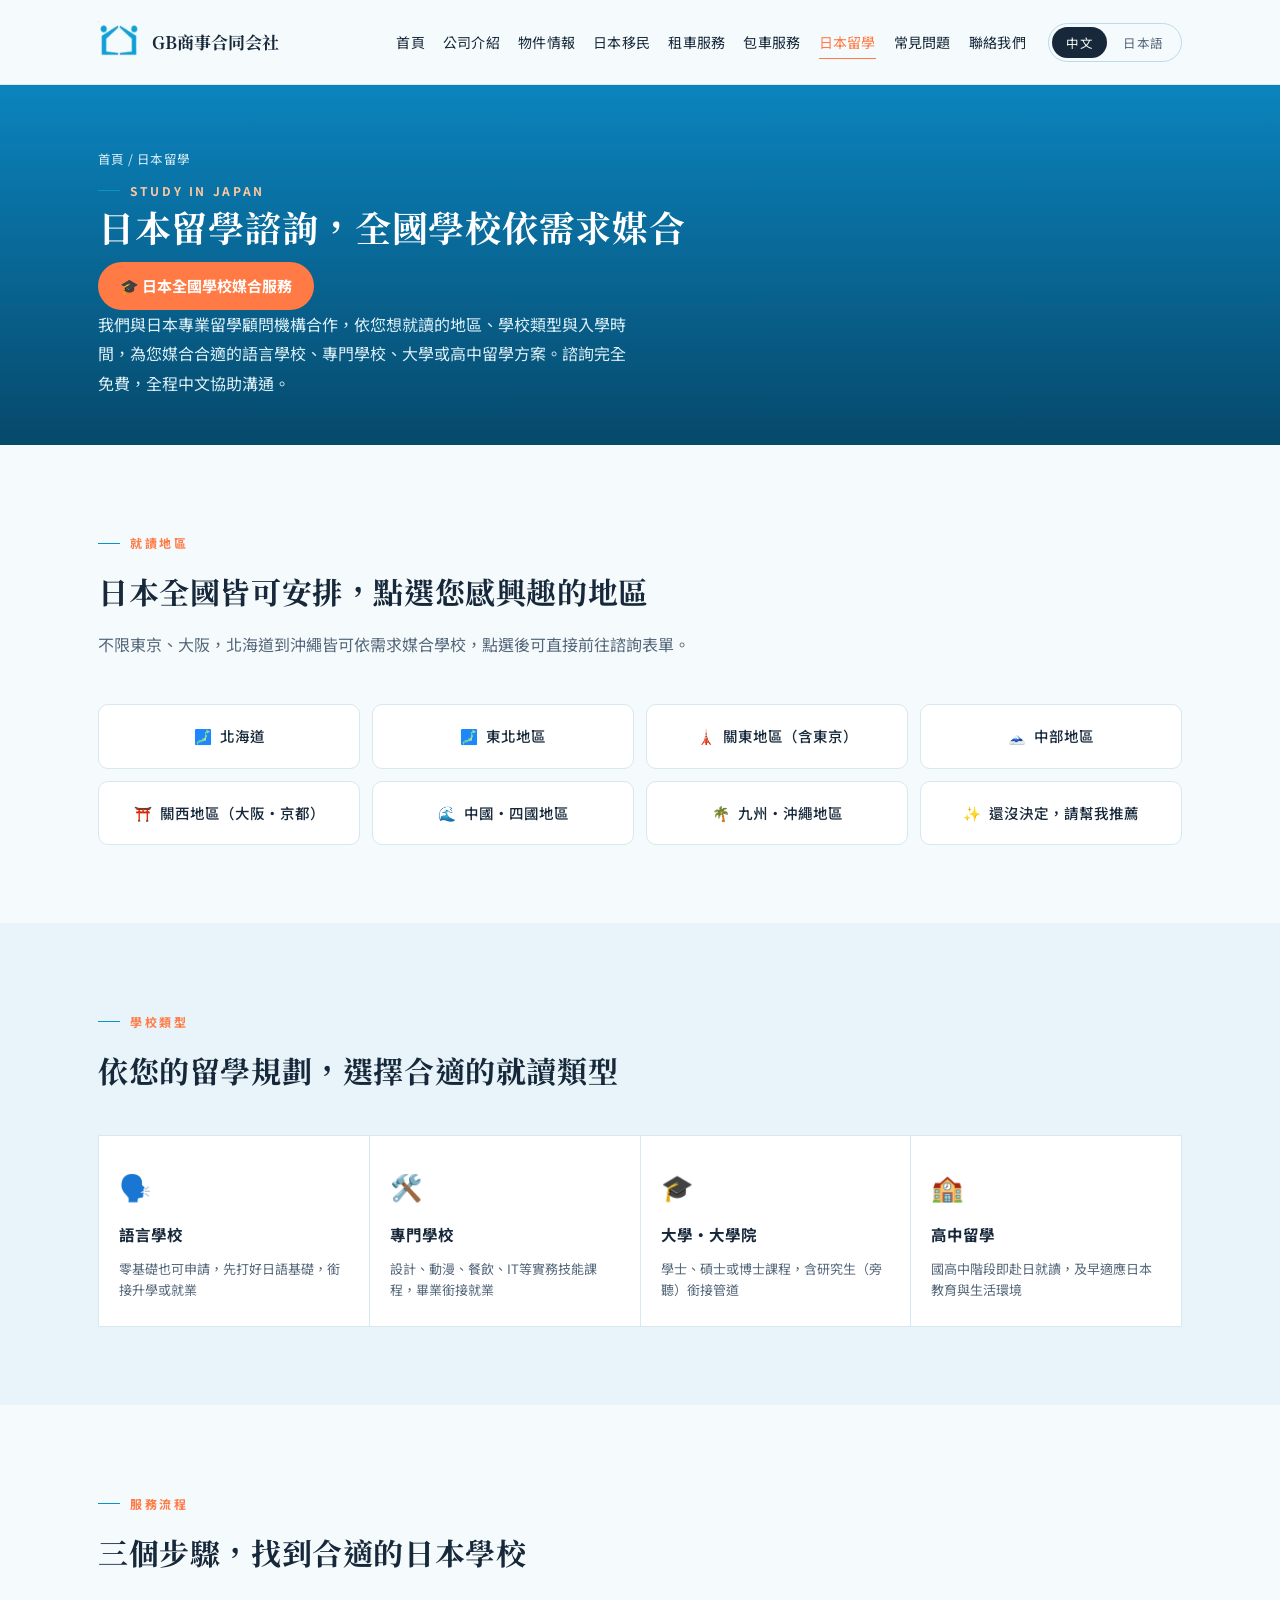
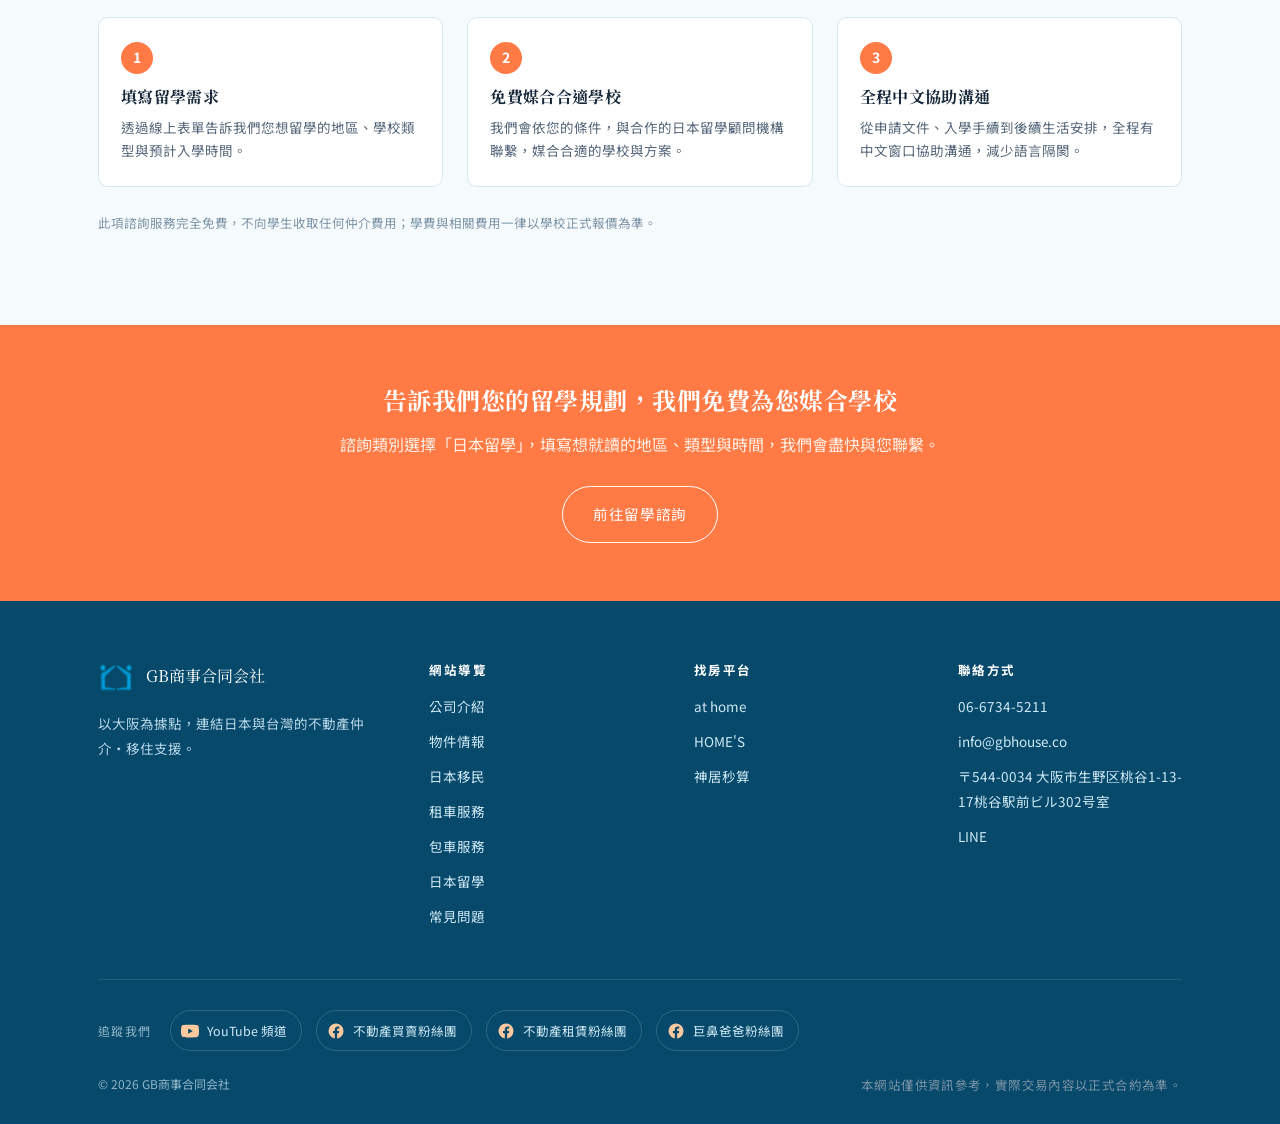
<file: study-abroad.html>
<!DOCTYPE html>
<html lang="zh-Hant">
<head>
<meta charset="UTF-8">
<!-- Google Analytics 4 -->
<script async src="https://www.googletagmanager.com/gtag/js?id=G-TK370BB6TW"></script>
<script>
  window.dataLayer = window.dataLayer || [];
  function gtag(){dataLayer.push(arguments);}
  gtag('js', new Date());
  gtag('config', 'G-TK370BB6TW');
</script>
<meta name="viewport" content="width=device-width, initial-scale=1">
<link rel="canonical" href="https://gbhouse.co/study-abroad.html">
<title data-ja-text="日本留学相談｜語学学校・専門学校・大学・高校｜GB商事合同会社">日本留學諮詢｜語言學校・專門學校・大學・高中留學媒合｜GB商事合同会社</title>
<meta name="description" content="GB商事合同会社與日本專業留學顧問機構合作，依您想留學的地區（東京、大阪等日本全國）與學校類型（語言學校、專門學校、大學、高中留學），為台灣學生免費媒合合適的日本學校，全程中文協助溝通。" data-ja-content="GB商事合同会社は日本の留学コンサルタント機関と提携し、ご希望のエリア（東京・大阪など日本全国）と学校種別（語学学校・専門学校・大学・高校）に合わせて、台湾の学生様に最適な学校を無料でご紹介。全て中国語でサポートします。">
<meta property="og:type" content="website">
<meta property="og:site_name" content="GB商事合同会社">
<meta property="og:locale" content="zh_TW">
<meta property="og:url" content="https://gbhouse.co/study-abroad.html">
<meta property="og:title" content="日本留學諮詢｜語言學校・專門學校・大學・高中留學媒合｜GB商事合同会社">
<meta property="og:description" content="GB商事合同会社與日本專業留學顧問機構合作，依您想留學的地區（東京、大阪等日本全國）與學校類型（語言學校、專門學校、大學、高中留學），為台灣學生免費媒合合適的日本學校，全程中文協助溝通。">
<meta property="og:image" content="https://gbhouse.co/office.jpg">
<meta name="twitter:card" content="summary_large_image">
<link rel="icon" type="image/png" sizes="32x32" href="assets/favicon-32.png?v=2">
<link rel="icon" type="image/png" sizes="16x16" href="assets/favicon-16.png?v=2">
<link rel="apple-touch-icon" href="assets/apple-touch-icon.png?v=2">
<link rel="icon" href="assets/favicon-v2.ico?v=2">
<link rel="preconnect" href="https://fonts.googleapis.com">
<link rel="preconnect" href="https://fonts.gstatic.com" crossorigin>
<link href="https://fonts.googleapis.com/css2?family=Noto+Serif+TC:wght@500;700&family=Noto+Sans+TC:wght@400;500;700&display=swap" rel="stylesheet">
<link rel="stylesheet" href="css/style.css?v=3">
</head>
<body>

<header class="site-header">
  <div class="wrap">
    <a href="index.html" class="brand">
      <img src="assets/logo.png" alt="GB商事合同会社" width="42" height="42">
      <span class="brand-text">GB商事合同会社</span>
    </a>
    <nav class="main-nav" aria-label="主要導覽" data-ja-aria-label="メインメニュー">
      <ul>
        <li><a href="index.html"><span data-zh>首頁</span><span data-ja>ホーム</span></a></li>
        <li><a href="about.html"><span data-zh>公司介紹</span><span data-ja>会社概要</span></a></li>
        <li><a href="properties.html"><span data-zh>物件情報</span><span data-ja>物件情報</span></a></li>
        <li><a href="immigration.html"><span data-zh>日本移民</span><span data-ja>日本移住</span></a></li>
        <li><a href="car-rental.html"><span data-zh>租車服務</span><span data-ja>レンタカー</span></a></li>
        <li><a href="charter-bus.html"><span data-zh>包車服務</span><span data-ja>貸切バス</span></a></li>
        <li><a href="study-abroad.html" aria-current="page"><span data-zh>日本留學</span><span data-ja>日本留学</span></a></li>
        <li><a href="faq.html"><span data-zh>常見問題</span><span data-ja>よくある質問</span></a></li>
        <li><a href="contact.html"><span data-zh>聯絡我們</span><span data-ja>お問い合わせ</span></a></li>
      </ul>
      <div class="lang-switch" role="group" aria-label="Language">
        <button type="button" data-lang="zh">中文</button>
        <button type="button" data-lang="ja">日本語</button>
      </div>
    </nav>
    <button class="nav-toggle" aria-label="開啟選單" data-ja-aria-label="メニューを開く" aria-expanded="false"><span></span></button>
  </div>
</header>

<section class="page-hero">
  <div class="wrap">
    <p class="breadcrumb"><a href="index.html"><span data-zh>首頁</span><span data-ja>ホーム</span></a> / <span data-zh>日本留學</span><span data-ja>日本留学</span></p>
    <p class="eyebrow"><span data-zh>STUDY IN JAPAN</span><span data-ja>STUDY IN JAPAN</span></p>
    <h1><span data-zh>日本留學諮詢，全國學校依需求媒合</span><span data-ja>日本留学のご相談、全国の学校をニーズに合わせてご紹介</span></h1>
    <p class="nationwide-badge"><span data-zh>🎓 日本全國學校媒合服務</span><span data-ja>🎓 日本全国の学校マッチングサービス</span></p>
    <p><span data-zh>我們與日本專業留學顧問機構合作，依您想就讀的地區、學校類型與入學時間，為您媒合合適的語言學校、專門學校、大學或高中留學方案。諮詢完全免費，全程中文協助溝通。</span><span data-ja>日本の専門留学コンサルタント機関と提携し、ご希望の地域・学校の種類・入学時期に応じて、日本語学校、専門学校、大学、高校留学プランをご紹介します。ご相談は無料、中国語でのご案内も可能です。</span></p>
  </div>
</section>

<section>
  <div class="wrap">
    <div class="section-head">
      <p class="eyebrow"><span data-zh>就讀地區</span><span data-ja>エリアで探す</span></p>
      <h2><span data-zh>日本全國皆可安排，點選您感興趣的地區</span><span data-ja>日本全国対応、ご興味のあるエリアをお選びください</span></h2>
      <p><span data-zh>不限東京、大阪，北海道到沖繩皆可依需求媒合學校，點選後可直接前往諮詢表單。</span><span data-ja>東京・大阪に限らず、北海道から沖縄まで全国のエリアでご案内可能です。クリックすると相談フォームに移動します。</span></p>
    </div>
    <div class="region-grid">
      <a class="region-chip" href="contact.html?topic=%E6%97%A5%E6%9C%AC%E7%95%99%E5%AD%B8&amp;region=%E5%8C%97%E6%B5%B7%E9%81%93">🗾 <span data-zh>北海道</span><span data-ja>北海道</span></a>
      <a class="region-chip" href="contact.html?topic=%E6%97%A5%E6%9C%AC%E7%95%99%E5%AD%B8&amp;region=%E6%9D%B1%E5%8C%97%E5%9C%B0%E5%8D%80">🗾 <span data-zh>東北地區</span><span data-ja>東北地方</span></a>
      <a class="region-chip" href="contact.html?topic=%E6%97%A5%E6%9C%AC%E7%95%99%E5%AD%B8&amp;region=%E9%97%9C%E6%9D%B1%E5%9C%B0%E5%8D%80%EF%BC%88%E6%9D%B1%E4%BA%AC%EF%BC%89">🗼 <span data-zh>關東地區（含東京）</span><span data-ja>関東地方（東京含む）</span></a>
      <a class="region-chip" href="contact.html?topic=%E6%97%A5%E6%9C%AC%E7%95%99%E5%AD%B8&amp;region=%E4%B8%AD%E9%83%A8%E5%9C%B0%E5%8D%80">🗻 <span data-zh>中部地區</span><span data-ja>中部地方</span></a>
      <a class="region-chip" href="contact.html?topic=%E6%97%A5%E6%9C%AC%E7%95%99%E5%AD%B8&amp;region=%E9%97%9C%E8%A5%BF%E5%9C%B0%E5%8D%80%EF%BC%88%E5%A4%A7%E9%98%AA%E3%83%BB%E4%BA%AC%E9%83%BD%EF%BC%89">⛩️ <span data-zh>關西地區（大阪・京都）</span><span data-ja>関西地方（大阪・京都）</span></a>
      <a class="region-chip" href="contact.html?topic=%E6%97%A5%E6%9C%AC%E7%95%99%E5%AD%B8&amp;region=%E4%B8%AD%E5%9C%8B%E3%83%BB%E5%9B%9B%E5%9C%8B%E5%9C%B0%E5%8D%80">🌊 <span data-zh>中國・四國地區</span><span data-ja>中国・四国地方</span></a>
      <a class="region-chip" href="contact.html?topic=%E6%97%A5%E6%9C%AC%E7%95%99%E5%AD%B8&amp;region=%E4%B9%9D%E5%B7%9E%E3%83%BB%E6%B2%96%E7%B8%84%E5%9C%B0%E5%8D%80">🌴 <span data-zh>九州・沖繩地區</span><span data-ja>九州・沖縄地方</span></a>
      <a class="region-chip" href="contact.html?topic=%E6%97%A5%E6%9C%AC%E7%95%99%E5%AD%B8">✨ <span data-zh>還沒決定，請幫我推薦</span><span data-ja>未定、おすすめを相談したい</span></a>
    </div>
  </div>
</section>

<section class="alt">
  <div class="wrap">
    <div class="section-head">
      <p class="eyebrow"><span data-zh>學校類型</span><span data-ja>学校の種類</span></p>
      <h2><span data-zh>依您的留學規劃，選擇合適的就讀類型</span><span data-ja>ご留学プランに合わせて、学校の種類をお選びください</span></h2>
    </div>
    <div class="school-type-grid">
      <a class="school-type-card" href="contact.html?topic=%E6%97%A5%E6%9C%AC%E7%95%99%E5%AD%B8&amp;stype=%E8%AA%9E%E8%A8%80%E5%AD%B8%E6%A0%A1%EF%BC%88%E6%97%A5%E6%9C%AC%E8%AA%9E%E6%95%99%E8%82%B2%EF%BC%89">
        <span class="icon">🗣️</span>
        <span class="name"><span data-zh>語言學校</span><span data-ja>日本語学校</span></span>
        <span class="desc"><span data-zh>零基礎也可申請，先打好日語基礎，銜接升學或就業</span><span data-ja>日本語がゼロからでも申込可能。進学・就職の土台づくりに</span></span>
      </a>
      <a class="school-type-card" href="contact.html?topic=%E6%97%A5%E6%9C%AC%E7%95%99%E5%AD%B8&amp;stype=%E5%B0%88%E9%96%80%E5%AD%B8%E6%A0%A1">
        <span class="icon">🛠️</span>
        <span class="name"><span data-zh>專門學校</span><span data-ja>専門学校</span></span>
        <span class="desc"><span data-zh>設計、動漫、餐飲、IT等實務技能課程，畢業銜接就業</span><span data-ja>デザイン・アニメ・調理・ITなど実務スキルを学び、卒業後の就職へ</span></span>
      </a>
      <a class="school-type-card" href="contact.html?topic=%E6%97%A5%E6%9C%AC%E7%95%99%E5%AD%B8&amp;stype=%E5%A4%A7%E5%AD%B8%E3%83%BB%E5%A4%A7%E5%AD%B8%E9%99%A2">
        <span class="icon">🎓</span>
        <span class="name"><span data-zh>大學・大學院</span><span data-ja>大学・大学院</span></span>
        <span class="desc"><span data-zh>學士、碩士或博士課程，含研究生（旁聽）銜接管道</span><span data-ja>学部・修士・博士課程、研究生としての進学ルートも</span></span>
      </a>
      <a class="school-type-card" href="contact.html?topic=%E6%97%A5%E6%9C%AC%E7%95%99%E5%AD%B8&amp;stype=%E9%AB%98%E4%B8%AD%E7%95%99%E5%AD%B8">
        <span class="icon">🏫</span>
        <span class="name"><span data-zh>高中留學</span><span data-ja>高校留学</span></span>
        <span class="desc"><span data-zh>國高中階段即赴日就讀，及早適應日本教育與生活環境</span><span data-ja>中学・高校段階から日本で学び、早期に教育・生活環境に適応</span></span>
      </a>
    </div>
  </div>
</section>

<section>
  <div class="wrap">
    <div class="section-head">
      <p class="eyebrow"><span data-zh>服務流程</span><span data-ja>ご利用の流れ</span></p>
      <h2><span data-zh>三個步驟，找到合適的日本學校</span><span data-ja>3つのステップで、あなたに合った学校が見つかります</span></h2>
    </div>
    <div class="process-steps">
      <div class="process-step">
        <span class="num">1</span>
        <h3><span data-zh>填寫留學需求</span><span data-ja>ご希望をお聞かせください</span></h3>
        <p><span data-zh>透過線上表單告訴我們您想留學的地區、學校類型與預計入學時間。</span><span data-ja>フォームより、ご希望のエリア・学校の種類・入学予定時期をお知らせください。</span></p>
      </div>
      <div class="process-step">
        <span class="num">2</span>
        <h3><span data-zh>免費媒合合適學校</span><span data-ja>無料で学校をご紹介</span></h3>
        <p><span data-zh>我們會依您的條件，與合作的日本留學顧問機構聯繫，媒合合適的學校與方案。</span><span data-ja>ご条件に応じて、提携する日本の留学コンサルタント機関と連携し、最適な学校・プランをご提案します。</span></p>
      </div>
      <div class="process-step">
        <span class="num">3</span>
        <h3><span data-zh>全程中文協助溝通</span><span data-ja>中国語で最後までサポート</span></h3>
        <p><span data-zh>從申請文件、入學手續到後續生活安排，全程有中文窗口協助溝通，減少語言隔閡。</span><span data-ja>出願書類・入学手続きから生活面のご相談まで、中国語窓口が最後までサポートします。</span></p>
      </div>
    </div>
    <p class="form-note" style="margin-top:24px;"><span data-zh>此項諮詢服務完全免費，不向學生收取任何仲介費用；學費與相關費用一律以學校正式報價為準。</span><span data-ja>本相談サービスは無料で、学生様から仲介手数料はいただきません。学費等は学校の正式なお見積りに基づきます。</span></p>
  </div>
</section>

<section class="cta-band">
  <div class="wrap">
    <h2><span data-zh>告訴我們您的留學規劃，我們免費為您媒合學校</span><span data-ja>ご留学プランをお聞かせください。無料で学校をご紹介します</span></h2>
    <p><span data-zh>諮詢類別選擇「日本留學」，填寫想就讀的地區、類型與時間，我們會盡快與您聯繫。</span><span data-ja>お問い合わせ種別で「日本留学」をお選びのうえ、ご希望のエリア・種類・時期をご入力ください。担当者より折り返しご連絡いたします。</span></p>
    <a href="contact.html?topic=%E6%97%A5%E6%9C%AC%E7%95%99%E5%AD%B8" class="btn btn-outline">
      <span data-zh>前往留學諮詢</span><span data-ja>留学相談へ進む</span>
    </a>
  </div>
</section>

<footer class="site-footer">
  <div class="wrap">
    <div class="footer-grid">
      <div>
        <div class="footer-brand">
          <img src="assets/logo.png" alt="GB商事合同会社" width="36" height="36">
          <span class="name">GB商事合同会社</span>
        </div>
        <p style="font-size:13.5px;color:#B7D6E6;">
          <span data-zh>以大阪為據點，連結日本與台灣的不動產仲介・移住支援。</span>
          <span data-ja>大阪を拠点に、日本と台湾をつなぐ不動産仲介・移住サポート。</span>
        </p>
      </div>
      <div>
        <h4><span data-zh>網站導覽</span><span data-ja>サイトナビ</span></h4>
        <ul>
          <li><a href="about.html"><span data-zh>公司介紹</span><span data-ja>会社概要</span></a></li>
          <li><a href="properties.html"><span data-zh>物件情報</span><span data-ja>物件情報</span></a></li>
          <li><a href="immigration.html"><span data-zh>日本移民</span><span data-ja>日本移住</span></a></li>
          <li><a href="car-rental.html"><span data-zh>租車服務</span><span data-ja>レンタカー</span></a></li>
          <li><a href="charter-bus.html"><span data-zh>包車服務</span><span data-ja>貸切バス</span></a></li>
          <li><a href="study-abroad.html"><span data-zh>日本留學</span><span data-ja>日本留学</span></a></li>
          <li><a href="faq.html"><span data-zh>常見問題</span><span data-ja>よくある質問</span></a></li>
        </ul>
      </div>
      <div>
        <h4><span data-zh>找房平台</span><span data-ja>不動産ポータル</span></h4>
        <ul>
          <li><a href="https://www-athome-co-jp.translate.goog/?_x_tr_sl=ja&amp;_x_tr_tl=zh-TW&amp;_x_tr_hl=zh-TW&amp;_x_tr_pto=wapp" target="_blank" rel="noopener">at home</a></li>
          <li><a href="https://www-homes-co-jp.translate.goog/?_x_tr_sl=ja&amp;_x_tr_tl=zh-TW&amp;_x_tr_hl=zh-TW&amp;_x_tr_pto=wapp" target="_blank" rel="noopener">HOME'S</a></li>
          <li><a href="https://zh.shenjumiaosuan.com/" target="_blank" rel="noopener"><span data-zh>神居秒算</span><span data-ja>神居秒算</span></a></li>
        </ul>
      </div>
      <div>
        <h4><span data-zh>聯絡方式</span><span data-ja>お問い合わせ</span></h4>
        <ul>
          <li>06-6734-5211</li>
          <li>info@gbhouse.co</li>
          <li><span data-zh>〒544-0034 大阪市生野区桃谷1-13-17桃谷駅前ビル302号室</span><span data-ja>〒544-0034 大阪市生野区桃谷1-13-17桃谷駅前ビル302号室</span></li>
          <li><a href="https://line.me/R/ti/p/%40381wtasq" target="_blank" rel="noopener">LINE</a></li>
        </ul>
      </div>
    </div>
    <div class="footer-social">
      <span class="footer-social-label"><span data-zh>追蹤我們</span><span data-ja>フォローする</span></span>
      <a href="https://www.youtube.com/@%E5%B7%A8%E9%BC%BB%E7%88%B8%E7%88%B8/videos" target="_blank" rel="noopener" class="social-icon" aria-label="YouTube">
        <svg viewBox="0 0 24 24" width="18" height="18" aria-hidden="true"><path fill="currentColor" d="M23.5 6.2a3 3 0 0 0-2.1-2.1C19.5 3.5 12 3.5 12 3.5s-7.5 0-9.4.6A3 3 0 0 0 .5 6.2 31 31 0 0 0 0 12a31 31 0 0 0 .5 5.8 3 3 0 0 0 2.1 2.1c1.9.6 9.4.6 9.4.6s7.5 0 9.4-.6a3 3 0 0 0 2.1-2.1A31 31 0 0 0 24 12a31 31 0 0 0-.5-5.8ZM9.6 15.5V8.5L15.8 12Z"/></svg>
        <span data-zh>YouTube 頻道</span><span data-ja>YouTubeチャンネル</span>
      </a>
      <a href="https://www.facebook.com/profile.php?id=61564500165151" target="_blank" rel="noopener" class="social-icon" aria-label="Facebook">
        <svg viewBox="0 0 24 24" width="18" height="18" aria-hidden="true"><path fill="currentColor" d="M22 12a10 10 0 1 0-11.6 9.9v-7H7.9V12h2.5V9.8c0-2.5 1.5-3.9 3.8-3.9 1.1 0 2.2.2 2.2.2v2.5h-1.3c-1.2 0-1.6.8-1.6 1.6V12h2.8l-.4 2.9h-2.4v7A10 10 0 0 0 22 12Z"/></svg>
        <span data-zh>不動產買賣粉絲團</span><span data-ja>不動産売買ページ</span>
      </a>
      <a href="https://www.facebook.com/profile.php?id=61551256823530" target="_blank" rel="noopener" class="social-icon" aria-label="Facebook">
        <svg viewBox="0 0 24 24" width="18" height="18" aria-hidden="true"><path fill="currentColor" d="M22 12a10 10 0 1 0-11.6 9.9v-7H7.9V12h2.5V9.8c0-2.5 1.5-3.9 3.8-3.9 1.1 0 2.2.2 2.2.2v2.5h-1.3c-1.2 0-1.6.8-1.6 1.6V12h2.8l-.4 2.9h-2.4v7A10 10 0 0 0 22 12Z"/></svg>
        <span data-zh>不動產租賃粉絲團</span><span data-ja>不動産賃貸ページ</span>
      </a>
      <a href="https://www.facebook.com/gb88520/" target="_blank" rel="noopener" class="social-icon" aria-label="Facebook">
        <svg viewBox="0 0 24 24" width="18" height="18" aria-hidden="true"><path fill="currentColor" d="M22 12a10 10 0 1 0-11.6 9.9v-7H7.9V12h2.5V9.8c0-2.5 1.5-3.9 3.8-3.9 1.1 0 2.2.2 2.2.2v2.5h-1.3c-1.2 0-1.6.8-1.6 1.6V12h2.8l-.4 2.9h-2.4v7A10 10 0 0 0 22 12Z"/></svg>
        <span data-zh>巨鼻爸爸粉絲團</span><span data-ja>巨鼻爸爸ページ</span>
      </a>
    </div>

    <div class="footer-bottom">
      <span>© 2026 GB商事合同会社</span>
      <span class="mono-note"><span data-zh>本網站僅供資訊參考，實際交易內容以正式合約為準。</span><span data-ja>本サイトの内容は情報提供を目的としており、実際の取引は正式な契約に基づきます。</span></span>
    </div>
  </div>
</footer>

<script src="js/main.js"></script>

<!-- Chatbase AI 客服機器人 -->
<script>
(function(){if(!window.chatbase||window.chatbase("getState")!=="initialized"){window.chatbase=(...arguments)=>{if(!window.chatbase.q){window.chatbase.q=[]}window.chatbase.q.push(arguments)};window.chatbase=new Proxy(window.chatbase,{get(target,prop){if(prop==="q"){return target.q}return(...args)=>target(prop,...args)}})}const onLoad=function(){const script=document.createElement("script");script.src="https://www.chatbase.co/embed.min.js";script.id="YYoe0YUwvVZuHvsCca0R_";script.domain="www.chatbase.co";document.body.appendChild(script)};if(document.readyState==="complete"){onLoad()}else{window.addEventListener("load",onLoad)}})();
</script>
</body>
</html>
</file>
<file: css/style.css>
/* ======================================================
   GB商事合同会社 — Brand & Layout System
   Signature: 印鑑 (hanko seal) motif — a mark of trust,
   transparency and official assurance, echoed in the
   company's own language of 透明・安全・安心
   ====================================================== */

:root {
  --ink: #16283A;
  --indigo: #0B84BE;
  --indigo-deep: #06496B;
  --paper: #F5FAFC;
  --paper-alt: #E8F4FA;
  --card: #FFFFFF;
  --seal: #FF7A45;
  --seal-deep: #E8622E;
  --brass: #0894C7;
  --stone: #55677A;
  --stone-light: #7C93A6;
  --line: #D6E8F0;
  --line-deep: #B9DCEA;

  --font-display: "Noto Serif TC", "Noto Serif JP", serif;
  --font-body: "Noto Sans TC", "Noto Sans JP", -apple-system, sans-serif;

  --max: 1140px;
  --radius: 2px;
}

* { box-sizing: border-box; }
html { scroll-behavior: smooth; }

body {
  margin: 0;
  font-family: var(--font-body);
  background: var(--paper);
  color: var(--ink);
  line-height: 1.85;
  font-size: 16px;
  -webkit-font-smoothing: antialiased;
}

h1, h2, h3, h4 {
  font-family: var(--font-display);
  color: var(--ink);
  line-height: 1.4;
  margin: 0 0 0.6em;
  font-weight: 700;
  letter-spacing: 0.02em;
}

p { margin: 0 0 1em; color: var(--stone); }
a { color: inherit; text-decoration: none; }
img { max-width: 100%; display: block; }

.wrap {
  max-width: var(--max);
  margin: 0 auto;
  padding: 0 28px;
}

/* Skip link / focus visibility */
a:focus-visible, button:focus-visible, input:focus-visible, textarea:focus-visible {
  outline: 2px solid var(--seal);
  outline-offset: 3px;
}

@media (prefers-reduced-motion: reduce) {
  * { animation: none !important; transition: none !important; scroll-behavior: auto !important; }
}

/* ---------- Language toggle ---------- */
[data-ja] { display: none; }
html[lang="ja"] [data-zh] { display: none; }
html[lang="ja"] [data-ja] { display: inline; }

.lang-switch {
  display: inline-flex;
  border: 1px solid var(--line-deep);
  border-radius: 999px;
  padding: 3px;
  gap: 2px;
  background: var(--paper);
}
.lang-switch button {
  font-family: var(--font-body);
  font-size: 12.5px;
  letter-spacing: 0.05em;
  border: none;
  background: transparent;
  padding: 6px 14px;
  border-radius: 999px;
  cursor: pointer;
  white-space: nowrap;
  color: var(--stone);
}
.lang-switch button.active {
  background: var(--ink);
  color: #fff;
}

/* ---------- Header ---------- */
.site-header {
  position: sticky;
  top: 0;
  z-index: 50;
  background: rgba(245, 250, 252, 0.94);
  backdrop-filter: blur(6px);
  border-bottom: 1px solid var(--line);
}
.site-header .wrap {
  display: flex;
  align-items: center;
  justify-content: space-between;
  height: 84px;
  gap: 20px;
}
.brand {
  display: flex;
  align-items: center;
  gap: 12px;
}
.brand svg, .brand img { width: 42px; height: 42px; flex-shrink: 0; }
.brand-text {
  font-family: var(--font-display);
  font-weight: 700;
  font-size: 17px;
  color: var(--ink);
  line-height: 1.3;
}
.brand-text small {
  display: block;
  font-family: var(--font-body);
  font-weight: 400;
  font-size: 11px;
  letter-spacing: 0.12em;
  color: var(--stone-light);
  margin-top: 2px;
}

.main-nav {
  display: flex;
  align-items: center;
  gap: 22px;
}
.main-nav ul {
  list-style: none;
  display: flex;
  gap: 18px;
  margin: 0;
  padding: 0;
}
.main-nav a {
  font-size: 14px;
  letter-spacing: 0.02em;
  color: var(--ink);
  position: relative;
  padding: 4px 0;
  white-space: nowrap;
}
.main-nav a::after {
  content: "";
  position: absolute;
  left: 0; bottom: -3px;
  width: 0; height: 1px;
  background: var(--seal);
  transition: width 0.25s ease;
}
.main-nav a:hover::after,
.main-nav a[aria-current="page"]::after { width: 100%; }
.main-nav a[aria-current="page"] { color: var(--seal); }

.nav-toggle {
  display: none;
  border: 1px solid var(--line-deep);
  background: var(--paper);
  width: 42px; height: 42px;
  border-radius: 50%;
  cursor: pointer;
  align-items: center;
  justify-content: center;
}
.nav-toggle span, .nav-toggle span::before, .nav-toggle span::after {
  content: "";
  display: block;
  width: 18px; height: 1.5px;
  background: var(--ink);
  position: relative;
}
.nav-toggle span::before { position: absolute; top: -6px; }
.nav-toggle span::after { position: absolute; top: 6px; }

@media (max-width: 1180px) {
  .main-nav ul { display: none; }
  .nav-toggle { display: flex; }
  .site-header.open .main-nav ul {
    display: flex;
    flex-direction: column;
    gap: 0;
    position: fixed;
    top: 84px; left: 0; right: 0;
    background: var(--paper);
    border-bottom: 1px solid var(--line);
    padding: 8px 28px 20px;
  }
  .site-header.open .main-nav ul li { border-bottom: 1px solid var(--line); }
  .site-header.open .main-nav ul a { display: block; padding: 14px 0; }
}

/* ---------- Buttons ---------- */
.btn {
  display: inline-flex;
  align-items: center;
  gap: 10px;
  padding: 14px 30px;
  font-size: 14.5px;
  letter-spacing: 0.05em;
  border-radius: 999px;
  cursor: pointer;
  border: 1px solid transparent;
  transition: transform 0.2s ease, background 0.2s ease, color 0.2s ease;
}
.btn-primary { background: var(--seal); color: #fff; }
.btn-primary:hover { background: var(--seal-deep); transform: translateY(-1px); }
.btn-outline { border-color: var(--ink); color: var(--ink); }
.btn-outline:hover { background: var(--ink); color: #fff; }
.btn-ghost { border-color: var(--line-deep); color: var(--ink); background: #fff; }
.btn-ghost:hover { border-color: var(--seal); color: var(--seal); }
.btn-block { width: 100%; justify-content: center; }
.btn svg { width: 16px; height: 16px; }

/* ---------- Eyebrow / section labels ---------- */
.eyebrow {
  display: inline-flex;
  align-items: center;
  gap: 10px;
  font-size: 12px;
  letter-spacing: 0.22em;
  color: var(--seal);
  font-weight: 700;
  margin-bottom: 16px;
}
.eyebrow::before {
  content: "";
  width: 22px; height: 1px;
  background: var(--brass);
}

/* ---------- Hero (home) ---------- */
.hero {
  position: relative;
  overflow: hidden;
  background: linear-gradient(180deg, var(--indigo) 0%, var(--indigo-deep) 100%);
  color: #fff;
}
.hero .wrap {
  position: relative;
  z-index: 2;
  padding-top: 96px;
  padding-bottom: 64px;
  display: grid;
  grid-template-columns: 1.1fr 0.9fr;
  gap: 40px;
  align-items: center;
}
.hero-skyline {
  position: absolute;
  left: 0; right: 0; bottom: 0;
  width: 100%; height: auto;
  opacity: 0.9;
  z-index: 1;
}
.hero h1 {
  color: #fff;
  font-size: clamp(30px, 4.4vw, 46px);
  margin-bottom: 22px;
}
.hero h1 em {
  font-style: normal;
  color: #FFC9A0;
}
.hero p.lead {
  color: #DCEFF7;
  font-size: 16.5px;
  max-width: 46ch;
  margin-bottom: 30px;
}
.hero-actions { display: flex; gap: 14px; flex-wrap: wrap; }
.hero-seal { justify-self: end; }
.hero-seal-ring {
  width: 210px; height: 210px;
  border-radius: 50%;
  border: 1px solid rgba(255, 201, 160, 0.55);
  display: flex;
  align-items: center;
  justify-content: center;
  position: relative;
}
.hero-seal-ring::before {
  content: "";
  position: absolute;
  inset: 14px;
  border-radius: 50%;
  border: 1px solid rgba(255, 201, 160, 0.3);
}
.hero-seal-ring img { width: 46%; height: auto; filter: drop-shadow(0 4px 14px rgba(0,0,0,0.35)); }

@media (max-width: 880px) {
  .hero .wrap { grid-template-columns: 1fr; padding-top: 56px; }
  .hero-seal { justify-self: center; order: -1; }
  .hero-seal-ring { width: 140px; height: 140px; }
}

/* ---------- Page hero (inner pages) ---------- */
.page-hero {
  background: linear-gradient(180deg, var(--indigo) 0%, var(--indigo-deep) 100%);
  color: #fff;
  padding: 62px 0 46px;
}
.page-hero .eyebrow { color: #FFC9A0; }
.page-hero h1 { color: #fff; font-size: clamp(26px, 3.6vw, 36px); margin-bottom: 10px; }
.page-hero p { color: #DCEFF7; max-width: 60ch; margin: 0; }
.breadcrumb {
  font-size: 12.5px;
  color: #BFE0EF;
  letter-spacing: 0.03em;
  margin-bottom: 18px;
}
.breadcrumb a { color: #DCEFF7; }
.breadcrumb a:hover { color: var(--brass); }

/* ---------- Sections ---------- */
section { padding: 78px 0; }
section.alt { background: var(--paper-alt); }
.section-head { max-width: 640px; margin-bottom: 44px; }
.section-head h2 { font-size: clamp(22px, 2.8vw, 30px); }
.hr {
  border: none;
  border-top: 1px solid var(--line);
  margin: 0;
}

/* ---------- Stat / value row ---------- */
.value-grid {
  display: grid;
  grid-template-columns: repeat(3, 1fr);
  gap: 1px;
  background: var(--line);
  border: 1px solid var(--line);
}
.value-item {
  background: var(--card);
  padding: 36px 30px;
}
.value-item .mark {
  width: 34px; height: 34px;
  margin-bottom: 18px;
}
.value-item h3 { font-size: 17px; margin-bottom: 10px; }
.value-item p { font-size: 14.5px; margin: 0; }
@media (max-width: 780px) {
  .value-grid { grid-template-columns: 1fr; }
}

/* ---------- Card grid (property categories / platforms) ---------- */
.card-grid {
  display: grid;
  grid-template-columns: repeat(3, 1fr);
  gap: 24px;
}
@media (max-width: 940px) { .card-grid { grid-template-columns: 1fr 1fr; } }
@media (max-width: 620px) { .card-grid { grid-template-columns: 1fr; } }

.card {
  background: var(--card);
  border: 1px solid var(--line);
  padding: 32px 28px;
  display: flex;
  flex-direction: column;
  gap: 14px;
}
.card .tag {
  font-size: 11.5px;
  letter-spacing: 0.12em;
  color: var(--brass);
  font-weight: 700;
}
.card h3 { font-size: 18px; margin-bottom: 2px; }
.card p { font-size: 14px; flex-grow: 1; }
.card-links { display: flex; flex-direction: column; gap: 8px; margin-top: 6px; }
.card-links a {
  display: flex;
  align-items: center;
  justify-content: space-between;
  font-size: 14px;
  padding: 12px 16px;
  border: 1px solid var(--line-deep);
  transition: border-color 0.2s ease, background 0.2s ease;
}
.card-links a:hover { border-color: var(--seal); background: #EAF7FD; }
.card-links a span.arrow { color: var(--seal); }

/* ---------- Platform strip ---------- */
.platform-strip {
  display: grid;
  grid-template-columns: repeat(3, 1fr);
  gap: 20px;
}
@media (max-width: 780px) { .platform-strip { grid-template-columns: 1fr; } }
.platform-card {
  background: var(--indigo);
  color: #fff;
  padding: 30px 26px;
  display: flex;
  flex-direction: column;
  gap: 10px;
}
.platform-card .plat-name { font-family: var(--font-display); font-size: 20px; }
.platform-card p { color: #CFE9F5; font-size: 13.5px; margin: 0 0 8px; }
.platform-card a.btn { align-self: flex-start; }

/* ---------- Process / steps ---------- */
.steps { counter-reset: step; }
.step {
  display: grid;
  grid-template-columns: 64px 1fr;
  gap: 22px;
  padding: 26px 0;
  border-top: 1px solid var(--line);
}
.step:last-child { border-bottom: 1px solid var(--line); }
.step .num {
  counter-increment: step;
  font-family: var(--font-display);
  font-size: 26px;
  color: var(--brass);
}
.step .num::before { content: counter(step, decimal-leading-zero); }
.step h3 { font-size: 16.5px; margin-bottom: 6px; }
.step p { margin: 0; font-size: 14.5px; }

/* ---------- FAQ accordion ---------- */
.faq-item { border-bottom: 1px solid var(--line); }
.faq-item summary {
  list-style: none;
  cursor: pointer;
  padding: 24px 4px;
  display: flex;
  align-items: center;
  justify-content: space-between;
  gap: 20px;
  font-family: var(--font-display);
  font-size: 16.5px;
  color: var(--ink);
}
.faq-item summary::-webkit-details-marker { display: none; }
.faq-item summary .plus {
  flex-shrink: 0;
  width: 22px; height: 22px;
  position: relative;
}
.faq-item summary .plus::before, .faq-item summary .plus::after {
  content: "";
  position: absolute;
  background: var(--seal);
  top: 50%; left: 50%;
  transform: translate(-50%, -50%);
}
.faq-item summary .plus::before { width: 14px; height: 1.5px; }
.faq-item summary .plus::after { width: 1.5px; height: 14px; transition: transform 0.2s ease; }
.faq-item[open] summary .plus::after { transform: translate(-50%, -50%) rotate(90deg) scaleY(0); }
.faq-item .faq-a { padding: 0 4px 26px; font-size: 14.5px; max-width: 68ch; }
.faq-cat { margin-bottom: 10px; }
.faq-cat h2 { font-size: 15px; letter-spacing: 0.1em; color: var(--brass); margin: 46px 0 6px; text-transform: none; }
.faq-cat:first-child h2 { margin-top: 0; }

/* ---------- Contact ---------- */
.contact-grid {
  display: grid;
  grid-template-columns: 1fr 1fr;
  gap: 60px;
}
@media (max-width: 880px) { .contact-grid { grid-template-columns: 1fr; gap: 40px; } }
.info-list { list-style: none; margin: 0; padding: 0; }
.info-list li {
  display: grid;
  grid-template-columns: 96px 1fr;
  gap: 16px;
  padding: 18px 0;
  border-top: 1px solid var(--line);
  font-size: 14.5px;
}
.info-list li:last-child { border-bottom: 1px solid var(--line); }
.info-list .label { color: var(--brass); letter-spacing: 0.08em; font-size: 12px; padding-top: 3px; }
.info-list a:hover { color: var(--seal); }

.field { margin-bottom: 20px; }
.field label { display: block; font-size: 13px; letter-spacing: 0.04em; color: var(--stone); margin-bottom: 8px; }
.field input, .field select, .field textarea {
  width: 100%;
  border: 1px solid var(--line-deep);
  background: #fff;
  padding: 13px 14px;
  font-family: var(--font-body);
  font-size: 14.5px;
  color: var(--ink);
  border-radius: var(--radius);
}
.field textarea { resize: vertical; min-height: 120px; }
.field-row { display: grid; grid-template-columns: 1fr 1fr; gap: 16px; }
@media (max-width: 520px) { .field-row { grid-template-columns: 1fr; } }
.field .subrow { display: flex; gap: 8px; }
.field .subrow input[type="date"] { flex: 1.2; min-width: 0; }
.field .subrow select { flex: 1; min-width: 0; }
.form-note { font-size: 12.5px; color: var(--stone-light); margin-top: 4px; }

/* ---------- CTA band ---------- */
.cta-band {
  background: var(--seal);
  color: #fff;
  padding: 58px 0;
  text-align: center;
}
.cta-band h2 { color: #fff; margin-bottom: 14px; }
.cta-band p { color: #FFF1E6; margin-bottom: 26px; }
.cta-band .btn-outline { border-color: #fff; color: #fff; }
.cta-band .btn-outline:hover { background: #fff; color: var(--seal); }

/* ---------- Footer ---------- */
.site-footer {
  background: var(--indigo-deep);
  color: #CFE9F5;
  padding: 60px 0 28px;
}
.footer-grid {
  display: grid;
  grid-template-columns: 1.3fr 1fr 1fr 1fr;
  gap: 40px;
  padding-bottom: 40px;
  border-bottom: 1px solid rgba(255,255,255,0.12);
}
@media (max-width: 820px) { .footer-grid { grid-template-columns: 1fr 1fr; } }
@media (max-width: 520px) { .footer-grid { grid-template-columns: 1fr; } }
.footer-brand { display: flex; align-items: flex-start; gap: 12px; margin-bottom: 14px; }
.footer-brand svg { width: 36px; height: 36px; flex-shrink: 0; }
.footer-brand .name { font-family: var(--font-display); color: #fff; font-size: 16px; }
.site-footer h4 {
  color: #fff;
  font-family: var(--font-body);
  font-size: 12.5px;
  letter-spacing: 0.12em;
  margin-bottom: 16px;
}
.site-footer ul { list-style: none; margin: 0; padding: 0; }
.site-footer li { margin-bottom: 10px; font-size: 13.5px; }
.site-footer a:hover { color: #fff; }
.footer-bottom {
  padding-top: 22px;
  display: flex;
  justify-content: space-between;
  flex-wrap: wrap;
  gap: 10px;
  font-size: 12px;
  color: #8FB4C7;
}
.footer-social {
  display: flex;
  align-items: center;
  flex-wrap: wrap;
  gap: 14px;
  padding-top: 30px;
}
.footer-social-label {
  font-size: 12px;
  letter-spacing: 0.12em;
  color: #8FB4C7;
  margin-right: 4px;
}
.social-icon {
  display: inline-flex;
  align-items: center;
  gap: 8px;
  font-size: 12.5px;
  color: #CFE9F5;
  border: 1px solid rgba(255,255,255,0.16);
  border-radius: 999px;
  padding: 8px 14px 8px 10px;
  transition: border-color 0.2s ease, color 0.2s ease;
}
.social-icon svg { flex-shrink: 0; color: #FFC9A0; }
.social-icon:hover { border-color: #FFC9A0; color: #fff; }

/* ---------- Rental cars ---------- */
.rental-grid {
  display: grid;
  grid-template-columns: 1fr 1fr;
  gap: 28px;
}
@media (max-width: 880px) { .rental-grid { grid-template-columns: 1fr; } }

.rental-card {
  background: var(--card);
  border: 1px solid var(--line);
  display: flex;
  flex-direction: column;
  overflow: hidden;
}
.rental-photo { position: relative; }
.rental-photo img { width: 100%; height: 300px; object-fit: cover; object-position: center 40%; }
.rental-price-tag {
  position: absolute;
  right: 16px;
  bottom: -1px;
  background: var(--ink);
  color: #fff;
  padding: 10px 18px;
  display: flex;
  align-items: baseline;
  gap: 6px;
}
.rental-price-tag strong { font-family: var(--font-display); font-size: 24px; }
.rental-price-tag span { font-size: 12px; color: #BFE0EF; }

.rental-body { padding: 26px 26px 24px; display: flex; flex-direction: column; gap: 14px; flex-grow: 1; }
.rental-head h3 { font-size: 19px; margin-bottom: 2px; }
.rental-head .rental-spec { font-family: var(--font-body); font-size: 13px; color: var(--brass); font-weight: 500; margin-left: 8px; }
.rental-tagline { font-size: 13.5px; color: var(--stone-light); margin: 0; }

.rental-features {
  list-style: none;
  margin: 0; padding: 0;
  display: grid;
  grid-template-columns: 1fr 1fr;
  gap: 8px 14px;
}
.rental-features li {
  font-size: 13.5px;
  color: var(--ink);
  padding-left: 18px;
  position: relative;
}
.rental-features li::before {
  content: "";
  position: absolute;
  left: 0; top: 8px;
  width: 6px; height: 6px;
  background: var(--seal);
  border-radius: 50%;
}

.rental-gallery {
  display: grid;
  grid-template-columns: repeat(3, 1fr);
  gap: 6px;
}
.rental-gallery figure { margin: 0; }
.rental-gallery img { width: 100%; height: 76px; object-fit: cover; }
.rental-gallery figcaption { font-size: 11px; color: var(--stone-light); text-align: center; margin-top: 4px; line-height: 1.3; }

.rental-card .btn { margin-top: auto; }

/* Fee / insurance tables */
.fee-table { width: 100%; border-collapse: collapse; font-size: 14px; margin: 0 0 8px; }
.fee-table th, .fee-table td { border: 1px solid var(--line); padding: 12px 14px; text-align: left; }
.fee-table th { background: var(--paper-alt); color: var(--brass); font-weight: 700; font-size: 12.5px; letter-spacing: 0.04em; }
.fee-table td { color: var(--ink); }
.fee-table-wrap { overflow-x: auto; margin-bottom: 12px; }

.rental-note-list { margin: 0 0 1em; padding-left: 20px; font-size: 13.5px; color: var(--stone); }
.rental-note-list li { margin-bottom: 6px; }

/* ---------- Charter bus: nationwide badge ---------- */
.nationwide-badge {
  display: inline-flex;
  align-items: center;
  gap: 8px;
  background: var(--seal);
  color: #fff !important;
  font-weight: 700;
  font-size: 15px;
  padding: 10px 22px;
  border-radius: 999px;
  margin: 4px 0 20px;
}
.nationwide-badge span { color: #fff; }

/* ---------- Charter bus: photo gallery & fleet types ---------- */
.photo-gallery {
  display: grid;
  grid-template-columns: repeat(3, 1fr);
  gap: 12px;
}
@media (max-width: 880px) { .photo-gallery { grid-template-columns: repeat(2, 1fr); } }
@media (max-width: 560px) { .photo-gallery { grid-template-columns: 1fr; } }
.photo-gallery figure { margin: 0; overflow: hidden; background: var(--paper-alt); }
.photo-gallery img { width: 100%; height: 220px; object-fit: cover; display: block; transition: transform 0.3s ease; }
.photo-gallery figure:hover img { transform: scale(1.04); }

.fleet-type-grid {
  display: grid;
  grid-template-columns: repeat(4, 1fr);
  gap: 1px;
  background: var(--line);
  border: 1px solid var(--line);
}
@media (max-width: 780px) { .fleet-type-grid { grid-template-columns: repeat(2, 1fr); } }
.fleet-type {
  background: var(--card);
  padding: 26px 20px;
  display: flex;
  flex-direction: column;
  align-items: center;
  text-align: center;
  gap: 8px;
}
.fleet-type .seat {
  font-family: var(--font-display);
  font-size: 32px;
  color: var(--brass);
  font-weight: 700;
}
.fleet-type .seat small { font-family: var(--font-body); font-size: 12px; color: var(--stone-light); margin-left: 2px; font-weight: 400; }
.fleet-type .name { font-size: 15px; color: var(--ink); font-weight: 500; }
.fleet-type .name .en { display: block; font-size: 11px; color: var(--stone-light); letter-spacing: 0.06em; margin-top: 2px; }

/* ---------- Study abroad: region chips & school-type cards ---------- */
.region-grid {
  display: grid;
  grid-template-columns: repeat(4, 1fr);
  gap: 12px;
}
@media (max-width: 780px) { .region-grid { grid-template-columns: repeat(2, 1fr); } }
.region-chip {
  display: flex;
  align-items: center;
  justify-content: center;
  gap: 8px;
  background: var(--card);
  border: 1px solid var(--line);
  border-radius: 10px;
  padding: 18px 14px;
  font-size: 14.5px;
  font-weight: 500;
  color: var(--ink);
  text-align: center;
  text-decoration: none;
  transition: border-color 0.2s ease, color 0.2s ease, transform 0.2s ease;
}
.region-chip:hover {
  border-color: var(--seal);
  color: var(--seal-deep);
  transform: translateY(-2px);
}

.school-type-grid {
  display: grid;
  grid-template-columns: repeat(4, 1fr);
  gap: 1px;
  background: var(--line);
  border: 1px solid var(--line);
}
@media (max-width: 780px) { .school-type-grid { grid-template-columns: repeat(2, 1fr); } }
.school-type-card {
  background: var(--card);
  padding: 26px 20px;
  display: flex;
  flex-direction: column;
  gap: 10px;
  text-decoration: none;
  color: inherit;
  transition: background 0.2s ease;
}
.school-type-card:hover { background: var(--paper-alt); }
.school-type-card .icon { font-size: 26px; }
.school-type-card .name { font-size: 15.5px; font-weight: 700; color: var(--ink); }
.school-type-card .desc { font-size: 13px; color: var(--stone); line-height: 1.6; }

.process-steps {
  display: grid;
  grid-template-columns: repeat(3, 1fr);
  gap: 24px;
}
@media (max-width: 780px) { .process-steps { grid-template-columns: 1fr; } }
.process-step {
  background: var(--card);
  border: 1px solid var(--line);
  border-radius: 10px;
  padding: 24px 22px;
}
.process-step .num {
  display: inline-flex;
  align-items: center;
  justify-content: center;
  width: 32px;
  height: 32px;
  border-radius: 50%;
  background: var(--seal);
  color: #fff;
  font-weight: 700;
  font-size: 14px;
  margin-bottom: 12px;
}
.process-step h3 { font-size: 16px; margin: 0 0 8px; color: var(--ink); }
.process-step p { font-size: 13.5px; color: var(--stone); margin: 0; line-height: 1.7; }

/* ---------- misc ---------- */
.mono-note {
  font-size: 12.5px;
  color: var(--stone-light);
  letter-spacing: 0.03em;
}
.divider-seal {
  display: flex;
  align-items: center;
  gap: 16px;
  margin: 0 0 44px;
}
.divider-seal svg { width: 26px; height: 26px; flex-shrink: 0; }
.divider-seal .line { flex-grow: 1; height: 1px; background: var(--line); }
</file>
